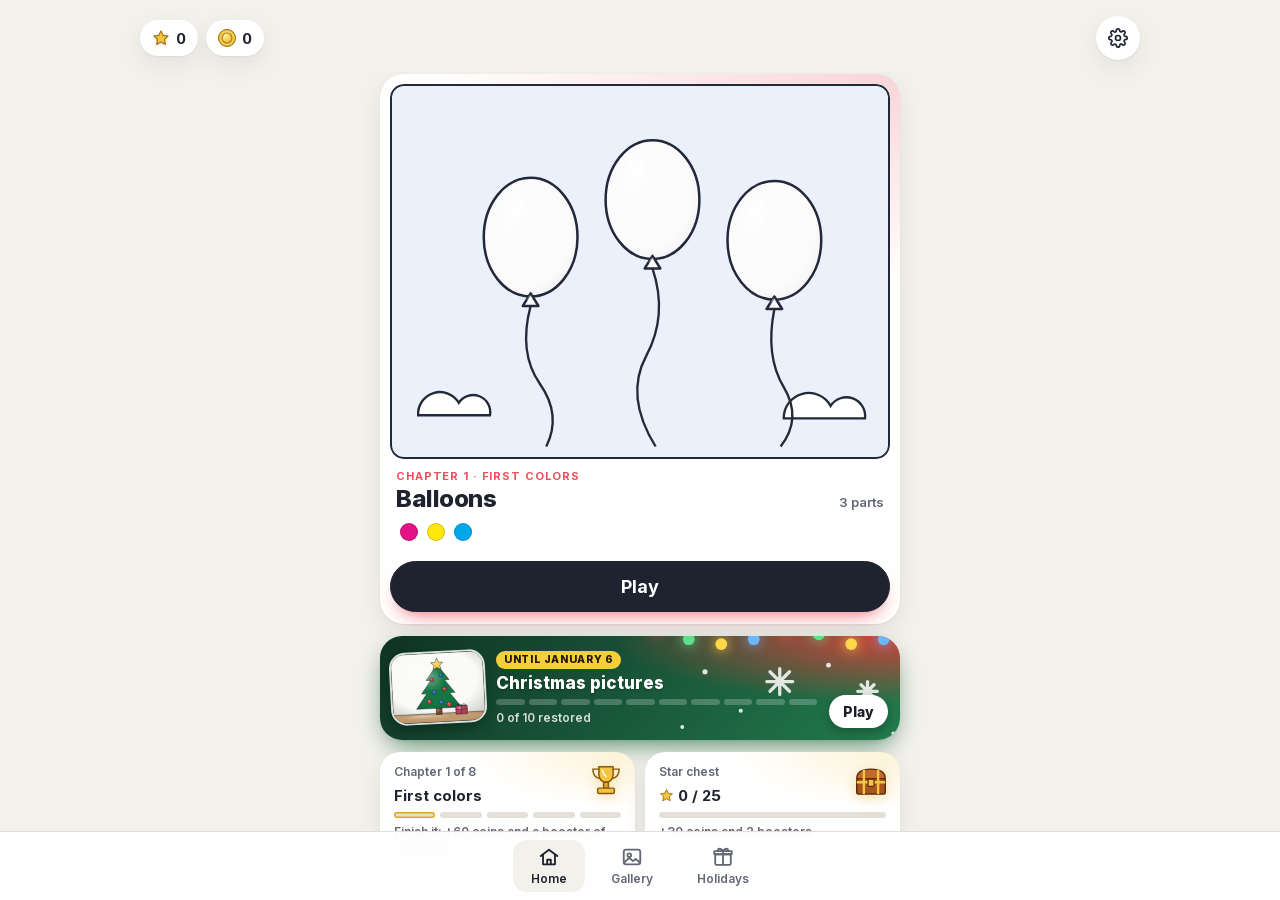
<file: index.html>
<!doctype html>
<html lang="en">
<head>
<meta charset="utf-8">
<meta name="viewport" content="width=device-width, initial-scale=1, viewport-fit=cover">
<title>ColorBook</title>
<link rel="icon" type="image/png" href="img/favicon.png">
<link rel="apple-touch-icon" href="img/apple-touch-icon.png">
<link rel="stylesheet" href="engine/fonts.css?v=823b654">
<link rel="stylesheet" href="engine/engine.css?v=823b654">
</head>
<body>
<script src="engine/i18n.js?v=823b654"></script>
<script src="engine/core.js?v=823b654"></script>
<script src="levels.js?v=823b654"></script>
<script src="dreams.js?v=823b654"></script>
<script src="seasons.js?v=823b654"></script>
<script src="engine/sound.js?v=823b654"></script>
<script src="engine/engine.js?v=823b654"></script>
</body>
</html>
</file>
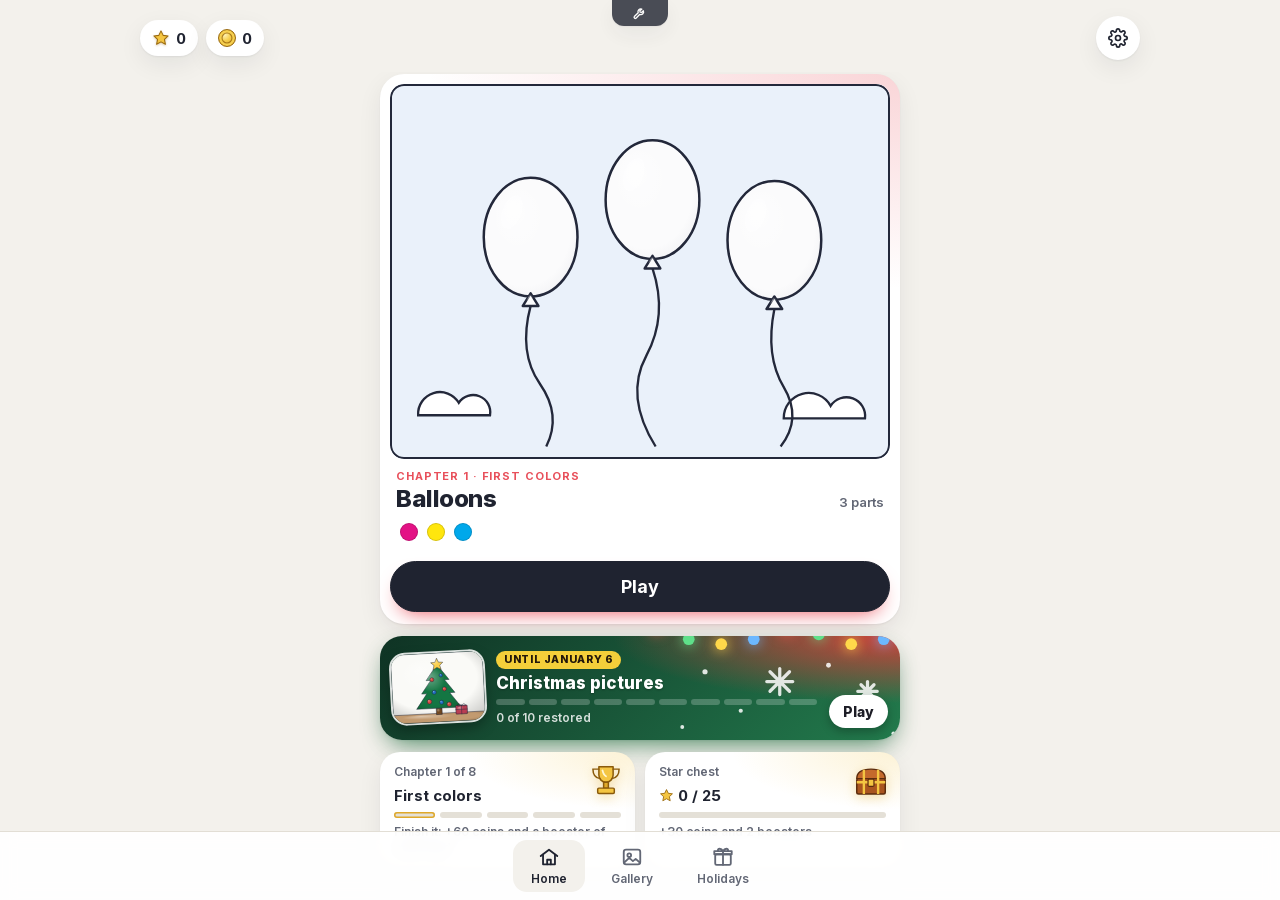
<file: staging/index.html>
<!doctype html>
<html lang="en">
<head>
<meta charset="utf-8">
<meta name="robots" content="noindex">
<meta name="viewport" content="width=device-width, initial-scale=1, viewport-fit=cover">
<title>ColorBook</title>
<link rel="icon" type="image/png" href="img/favicon.png">
<link rel="apple-touch-icon" href="img/apple-touch-icon.png">
<link rel="stylesheet" href="engine/fonts.css?v=405e1c9">
<link rel="stylesheet" href="engine/engine.css?v=405e1c9">
</head>
<body>
<script src="engine/i18n.js?v=405e1c9"></script>
<script src="engine/core.js?v=405e1c9"></script>
<script src="levels.js?v=405e1c9"></script>
<script src="dreams.js?v=405e1c9"></script>
<script src="seasons.js?v=405e1c9"></script>
<script src="engine/sound.js?v=405e1c9"></script>
<script src="engine/engine.js?v=405e1c9"></script>
</body>
</html>
</file>
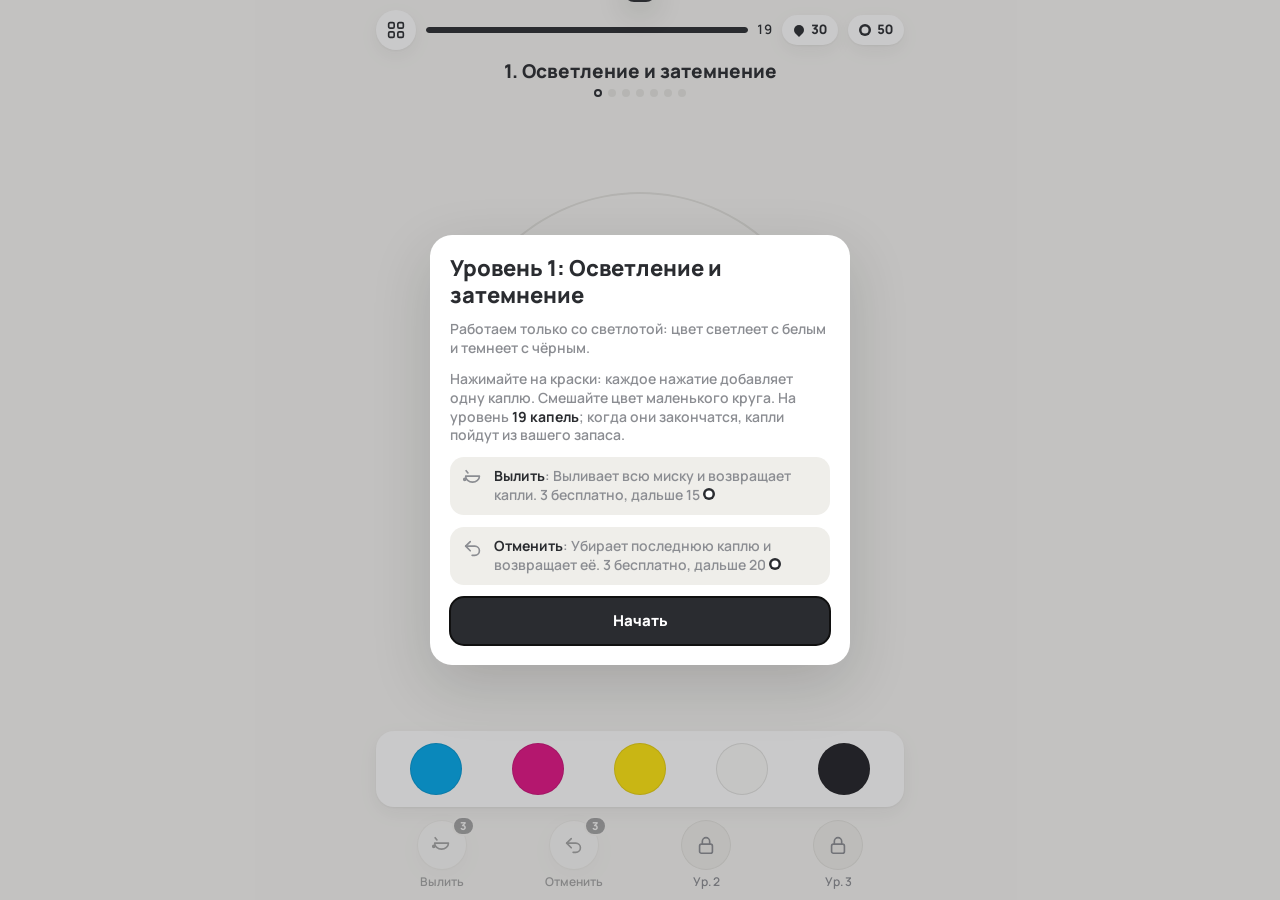
<file: mix.html>
<!doctype html>
<html lang="ru">
<head>
<meta charset="utf-8">
<meta name="viewport" content="width=device-width, initial-scale=1, viewport-fit=cover">
<style>[hidden]{display:none!important}</style>
<title>ColorFind Mix</title>
<link rel="icon" type="image/png" href="img/favicon.png">
<link rel="apple-touch-icon" href="img/apple-touch-icon.png">
<link rel="preconnect" href="https://fonts.googleapis.com">
<link rel="stylesheet" href="https://fonts.googleapis.com/css2?family=Manrope:wght@500;600;700;800&display=swap">
<style>
:root{
  color-scheme: light;
  --bg:#f6f5f2; --panel:#ffffff; --panel2:#efeeea; --ink:#2a2c30; --muted:#8b8d92; --line:#e2e1dc; --track:#e6e5e0;
  --shadow:0 1px 2px rgba(30,30,35,.05),0 6px 20px rgba(30,30,35,.06);
}
*{box-sizing:border-box}
html,body{height:100%}
body{margin:0;background:var(--bg);color:var(--ink);font:600 15px/1.35 "Manrope",system-ui,sans-serif;
  -webkit-tap-highlight-color:transparent;overscroll-behavior:none}
button{font:inherit;color:inherit}
.app{max-width:560px;min-height:100%;margin:0 auto;display:flex;flex-direction:column;
  padding:calc(10px + env(safe-area-inset-top)) 16px calc(10px + env(safe-area-inset-bottom))}

/* top bar: levels, level pot, life drops, coins */
.topbar{display:flex;align-items:center;gap:10px}
.iconbtn{appearance:none;border:0;background:var(--panel);box-shadow:var(--shadow);width:40px;height:40px;border-radius:50%;display:grid;place-items:center;cursor:pointer;flex:none}
.pot{flex:1;display:flex;align-items:center;gap:8px;font-size:13px;font-variant-numeric:tabular-nums;min-width:0}
.pot .bar{flex:1;height:6px;border-radius:9px;background:var(--track);overflow:hidden}
.pot .bar i{display:block;height:100%;background:var(--ink);border-radius:9px;transition:width .2s}
.pot.life .bar i{background:var(--muted)}
.pill{display:flex;align-items:center;gap:6px;background:var(--panel);box-shadow:var(--shadow);border-radius:99px;padding:6px 11px;font-size:13px;font-weight:800;font-variant-numeric:tabular-nums;white-space:nowrap}
.pill.bump{animation:bump .4s}
@keyframes bump{40%{transform:scale(1.15)}}
.dropico{display:inline-block;width:10px;height:10px;border-radius:50% 50% 50% 0;transform:rotate(-45deg);background:var(--ink);flex:none;margin:0 1px}
.coin{display:inline-block;width:12px;height:12px;border-radius:50%;background:var(--panel);box-shadow:inset 0 0 0 2.5px var(--ink);flex:none}
.ico{width:22px;height:22px;fill:none;stroke:currentColor;stroke-width:1.8;stroke-linecap:round;stroke-linejoin:round;flex:none}

header{display:flex;flex-direction:column;align-items:center;gap:6px;text-align:center;margin-top:10px}
h1{margin:0;font:800 19px/1.2 "Manrope",system-ui,sans-serif}
.dots{display:flex;gap:6px;flex-wrap:wrap;justify-content:center}
.dots i{width:8px;height:8px;border-radius:50%;background:var(--track)}
.dots i.done{background:var(--ink)}
.dots i.cur{background:var(--panel);box-shadow:inset 0 0 0 2px var(--ink)}

/* circle with the target dot up-left */
.stage{flex:1 1 auto;min-height:0;display:flex;flex-direction:column;align-items:center;justify-content:center;gap:10px;padding:10px 0}
.well{--d:min(42vh,84vw,420px);width:var(--d);height:var(--d);border-radius:50%;position:relative;
  background:#fff;box-shadow:0 0 0 1px var(--line),var(--shadow);transition:background-color .12s}
.well.empty{background:var(--bg);box-shadow:inset 0 0 0 2px var(--line)}
.well.dropping{box-shadow:0 0 0 3px var(--ink),var(--shadow)}
.dot{position:absolute;left:37%;top:37%;width:32.4%;height:32.4%;border-radius:50%;transform:translate(-50%,-50%)}
.well.win .dot{animation:pulse .9s ease-out}
.well.win{animation:ring 1.2s ease-out}
/* pour-out: the circle tips left, the paint drains with a level wavy surface and spills over the rim */
.well.pouring{animation:tilt .95s ease-in-out}
@keyframes tilt{0%{transform:rotate(0)}28%{transform:rotate(-18deg)}72%{transform:rotate(-18deg)}100%{transform:rotate(0)}}
.well.pouring .emptyhint{opacity:0}
.liqwrap{position:absolute;inset:0;border-radius:50%;overflow:hidden;pointer-events:none}
.liqlevel{position:absolute;inset:-25%;animation:untilt .95s ease-in-out}
@keyframes untilt{0%{transform:rotate(0)}28%{transform:rotate(18deg)}72%{transform:rotate(18deg)}100%{transform:rotate(0)}}
.liq{position:absolute;inset:0;background:var(--c);animation:drain .8s cubic-bezier(.55,0,.8,.45) .12s both}
.liq svg{position:absolute;left:0;bottom:calc(100% - 1px);width:200%;height:12px;fill:var(--c);animation:wave .45s linear infinite}
@keyframes drain{from{transform:translateY(15%)}to{transform:translateY(102%)}}
@keyframes wave{to{transform:translateX(-50%)}}
.spill{position:fixed;left:0;top:0;border-radius:50% 50% 50% 0;pointer-events:none;z-index:9;box-shadow:inset 0 0 0 1px rgba(0,0,0,.1)}
@media (prefers-reduced-motion:reduce){.well.pouring,.liqlevel,.liq{animation:none}.liqwrap{display:none}}
@keyframes pulse{0%{transform:translate(-50%,-50%) scale(1)}40%{transform:translate(-50%,-50%) scale(1.12)}100%{transform:translate(-50%,-50%) scale(1)}}
@keyframes ring{0%{box-shadow:0 0 0 1px var(--line),0 0 0 0 rgba(42,44,48,.35)}100%{box-shadow:0 0 0 1px var(--line),0 0 0 24px rgba(42,44,48,0)}}
.emptyhint{position:absolute;left:0;right:0;bottom:16%;text-align:center;font-size:13px;color:var(--muted);pointer-events:none}
.paused{position:absolute;inset:0;border-radius:50%;background:var(--panel);display:flex;flex-direction:column;align-items:center;justify-content:center;gap:6px;color:var(--muted);font-size:14px;text-align:center;padding:0 18%}
.paused b{font-size:20px;color:var(--ink)}
.meterrow{width:min(var(--d,360px),340px);display:flex;align-items:center;gap:10px;font-size:13px;color:var(--muted);font-variant-numeric:tabular-nums}
.meterrow .bar{flex:1;height:4px;border-radius:9px;background:var(--track);overflow:hidden}
.meterrow .bar i{display:block;height:100%;width:0;background:var(--ink);border-radius:9px;transition:width .15s}
.meterrow b{color:var(--ink);min-width:36px;text-align:right}
.timer{appearance:none;border:0;background:var(--panel);box-shadow:var(--shadow);border-radius:99px;padding:5px 10px 5px 8px;display:flex;align-items:center;gap:5px;font-size:13px;font-weight:800;cursor:pointer;font-variant-numeric:tabular-nums}
.timer .ico{width:16px;height:16px}
.timer.on{background:var(--ink);color:#fff}
.drops{display:flex;flex-wrap:wrap;justify-content:center;gap:6px;min-height:18px;max-width:min(var(--d,360px),340px)}
.drops span{width:16px;height:16px;border-radius:50% 50% 50% 0;transform:rotate(-45deg);box-shadow:inset 0 0 0 1px rgba(0,0,0,.14)}
.drops.picking span{cursor:pointer;animation:wig .5s ease-in-out infinite;outline:2px dashed var(--ink);outline-offset:2px}
@keyframes wig{50%{transform:rotate(-45deg) scale(1.2)}}

/* paints */
.paints{display:grid;grid-template-columns:repeat(5,1fr);gap:10px;background:var(--panel);border-radius:18px;padding:12px 14px;box-shadow:var(--shadow)}
.paint{appearance:none;border:0;background:none;padding:0;display:flex;justify-content:center;cursor:pointer;touch-action:none;user-select:none;-webkit-user-select:none;-webkit-touch-callout:none}
.paint .blob{width:100%;max-width:52px;aspect-ratio:1;border-radius:50%;box-shadow:inset 0 0 0 1px rgba(0,0,0,.1);transition:transform .1s}
.paint:active .blob{transform:scale(.9)}
.paint.hinted .blob{box-shadow:inset 0 0 0 1px rgba(0,0,0,.1),0 0 0 3px var(--panel),0 0 0 5px var(--ink)}
.paint:focus-visible .blob{outline:2px solid var(--ink);outline-offset:3px}
.ghost{position:fixed;left:0;top:0;width:48px;height:48px;border-radius:50%;pointer-events:none;z-index:8;box-shadow:inset 0 0 0 1px rgba(0,0,0,.1),0 10px 24px rgba(20,24,40,.2)}

/* boosters: same row as the main game */
.boosters{display:flex;justify-content:space-around;padding-top:14px}
.boost{appearance:none;border:0;background:none;padding:0;flex:0 0 68px;display:flex;flex-direction:column;align-items:center;gap:5px;font-size:12px;cursor:pointer;position:relative;color:var(--ink)}
.boost .ico{width:48px;height:48px;padding:13px;border-radius:50%;background:var(--panel);box-shadow:0 0 0 1px var(--line),var(--shadow);transition:transform .1s}
.boost:active .ico{transform:scale(.92)}
.boost.on .ico{background:var(--ink);color:#fff}
.boost:disabled{opacity:.4;cursor:default}
.boost.locked{color:var(--muted)}
.boost.locked .ico{background:var(--panel2);box-shadow:0 0 0 1px var(--line)}
.badge{position:absolute;top:-5px;left:calc(50% + 10px);background:var(--ink);color:#fff;border:2px solid var(--bg);border-radius:99px;padding:0 6px;font-size:11px;line-height:16px;font-weight:800;display:flex;align-items:center;gap:3px;white-space:nowrap}
.badge.buy{background:var(--panel);color:var(--ink);box-shadow:0 0 0 1px var(--line)}
.badge .coin{width:9px;height:9px;box-shadow:inset 0 0 0 2px var(--ink)}

/* toast */
.toast{position:fixed;left:50%;top:calc(14px + env(safe-area-inset-top));transform:translate(-50%,-160%);background:var(--ink);color:#fff;padding:10px 16px;border-radius:14px;font-size:14px;font-weight:700;box-shadow:0 8px 30px rgba(0,0,0,.18);transition:transform .25s;z-index:30;max-width:calc(100vw - 32px);display:flex;align-items:center;gap:8px;text-align:center}
.toast.show{transform:translate(-50%,0)}
.sw{display:inline-block;width:16px;height:16px;border-radius:50%;flex:none;box-shadow:inset 0 0 0 1px rgba(0,0,0,.12)}
.toast .sw{box-shadow:0 0 0 1px rgba(255,255,255,.5)}
.toast .dropico,.toast .coin{background:#fff}
.toast .coin{box-shadow:inset 0 0 0 2.5px var(--ink);outline:1px solid #fff}

/* overlays */
.overlay{position:fixed;inset:0;background:rgba(40,40,45,.25);display:flex;align-items:center;justify-content:center;padding:16px;z-index:20}
.overlay.low{align-items:flex-end;background:rgba(40,40,45,.12);padding-bottom:calc(16px + env(safe-area-inset-bottom))}
.card{width:100%;max-width:420px;background:var(--panel);border-radius:22px;padding:20px;box-shadow:0 20px 60px rgba(0,0,0,.15);display:flex;flex-direction:column;gap:12px;max-height:calc(100vh - 32px);overflow:auto}
.card h2{margin:0;font:800 22px/1.2 "Manrope",system-ui,sans-serif}
.card p{margin:0;color:var(--muted);font-size:14px}
.card p b{color:var(--ink)}
.stars{color:var(--ink);font-size:24px;letter-spacing:4px}
.stars .off{color:var(--track)}
.recipe{display:flex;flex-wrap:wrap;gap:6px}
.chip{display:flex;align-items:center;gap:6px;background:var(--panel2);border-radius:99px;padding:5px 10px 5px 6px;font-size:13px;font-variant-numeric:tabular-nums}
.pair{display:flex;align-items:center;gap:12px}
.pair .big{width:56px;height:56px;border-radius:50%;flex:none;box-shadow:inset 0 0 0 1px rgba(0,0,0,.08)}
.reward{display:flex;flex-wrap:wrap;gap:6px}
.reward span{display:flex;align-items:center;gap:6px;background:var(--panel2);border-radius:99px;padding:6px 12px;font-size:13px;font-weight:800}
.stats{display:grid;grid-template-columns:repeat(3,1fr);gap:8px;text-align:center}
.stats div{background:var(--panel2);border-radius:14px;padding:10px 4px;font-size:12px;color:var(--muted)}
.stats b{display:block;font-size:18px;color:var(--ink);font-variant-numeric:tabular-nums}
.booster{background:var(--panel2);border-radius:14px;padding:10px 12px;font-size:14px;display:flex;gap:10px;align-items:flex-start;color:var(--muted)}
.booster b{color:var(--ink)}
.acts{display:flex;gap:8px}
.col{display:flex;flex-direction:column;gap:8px}
.primary,.secondary{appearance:none;border:0;border-radius:14px;min-height:48px;padding:0 16px;font-weight:800;font-size:15px;cursor:pointer;flex:1;display:flex;align-items:center;justify-content:center;gap:6px}
.primary{background:var(--ink);color:#fff}
.primary .coin{background:var(--ink);box-shadow:inset 0 0 0 2.5px #fff}
.primary .dropico{background:#fff}
.secondary{background:var(--panel2);color:var(--ink)}
.primary:disabled,.secondary:disabled{opacity:.4;cursor:default}
.lvlist{display:flex;flex-direction:column;gap:6px}
.lv{appearance:none;border:0;background:var(--panel2);border-radius:14px;padding:10px 12px;display:grid;grid-template-columns:34px 1fr auto;gap:10px;align-items:center;text-align:left;cursor:pointer}
.lv:disabled{opacity:.45;cursor:default}
.lv .n{width:34px;height:34px;border-radius:50%;background:var(--panel);display:flex;align-items:center;justify-content:center;font-weight:800}
.lv.done .n{background:var(--ink);color:#fff}
.lv .t{font-weight:700}
.lv .t small{display:block;color:var(--muted);font-weight:600;font-size:12px}
.lv .r{text-align:right;font-size:12px;color:var(--muted);font-variant-numeric:tabular-nums}
.lv .r b{display:block;color:var(--ink);font-size:13px}
.adbox{height:140px;border-radius:14px;background:var(--panel2);display:grid;place-items:center;color:var(--muted);font-size:14px;text-align:center}

@media (max-height:720px){ .well{--d:min(36vh,84vw)} .paint .blob{max-width:44px} .boost .ico{width:42px;height:42px;padding:10px} .boosters{padding-top:10px} }
</style>
</head>
<body>
<div class="app">
  <div class="topbar">
    <button class="iconbtn" id="bMenu" aria-label="Уровни"><svg class="ico" viewBox="0 0 24 24"><rect x="4" y="4" width="6" height="6" rx="1.5"/><rect x="14" y="4" width="6" height="6" rx="1.5"/><rect x="4" y="14" width="6" height="6" rx="1.5"/><rect x="14" y="14" width="6" height="6" rx="1.5"/></svg></button>
    <div class="pot" id="pot" title="Капли уровня"><div class="bar"><i id="potFill"></i></div><span id="potVal">0</span></div>
    <div class="pill" id="lifePill" title="Запас капель"><span class="dropico"></span><span id="lifeVal">0</span></div>
    <div class="pill" id="coinPill" title="Монеты"><span class="coin"></span><span id="coinVal">0</span></div>
  </div>
  <header>
    <h1 id="lvTitle"></h1>
    <div class="dots" id="dots"></div>
  </header>

  <section class="stage">
    <div class="well empty" id="well">
      <div class="dot" id="dot"></div>
      <div class="emptyhint" id="emptyHint">Нажмите на краску</div>
      <div class="paused" id="paused" hidden><b>Пауза</b>Нажмите на таймер, чтобы продолжить</div>
    </div>
    <div class="meterrow">
      <button class="timer" id="bTimer" aria-label="Таймер, нажмите для паузы"><svg class="ico" viewBox="0 0 24 24"><circle cx="12" cy="13" r="8"/><path d="M12 9v4l2.5 2.5M9 2h6"/></svg><span id="timeVal">0:00</span></button>
      <span>Точность</span><div class="bar"><i id="accBar"></i></div><b id="accVal">—</b>
    </div>
    <div class="drops" id="drops"></div>
  </section>

  <section class="paints" id="paints"></section>
  <div class="boosters" id="boosters"></div>
</div>

<div class="toast" id="toast"></div>
<div class="overlay" id="ov" hidden><div class="card" id="card"></div></div>

<script>
// ---------- Color model (same subtractive CMY cube as index.html) ----------
const C={w:[1,1,1],c:[0,0.66,0.92],m:[0.89,0.07,0.52],y:[1,0.9,0.05],
  cm:[0.24,0.22,0.62],cy:[0.05,0.63,0.32],my:[0.93,0.18,0.14],cmy:[0.36,0.25,0.16]};
function cmy2rgb(c,m,y){
  const L=(a,b,t)=>a.map((v,i)=>v+(b[i]-v)*t);
  return L(L(L(C.w,C.y,y),L(C.m,C.my,y),m),L(L(C.c,C.cy,y),L(C.cm,C.cmy,y),m),c);
}
const PAINTS=[
  {k:'C',name:'Голубой',rgb:C.c},{k:'M',name:'Пурпурный',rgb:C.m},{k:'Y',name:'Жёлтый',rgb:C.y},
  {k:'W',name:'Белый',rgb:[0.98,0.98,0.97]},{k:'K',name:'Чёрный',rgb:[0.13,0.13,0.15]}];
const PK=PAINTS.map(p=>p.k), PMAP=Object.fromEntries(PAINTS.map(p=>[p.k,p]));
function mix(c){
  const Cy=c.C||0,M=c.M||0,Y=c.Y||0,W=c.W||0,K=c.K||0,total=Cy+M+Y+W+K; if(!total) return null;
  const ch=Cy+M+Y; let out=[0,0,0];
  if(ch){let v=[Cy/ch,M/ch,Y/ch];const m=Math.max(...v);v=v.map(x=>x/m);
    const base=cmy2rgb(...v);out=out.map((o,i)=>o+base[i]*ch/total);}
  return out.map((o,i)=>o+PMAP.W.rgb[i]*W/total+PMAP.K.rgb[i]*K/total);
}
const hex=rgb=>'#'+rgb.map(v=>Math.round(Math.max(0,Math.min(1,v))*255).toString(16).padStart(2,'0')).join('');
function lab(rgb){
  const l=rgb.map(v=>v<=0.04045?v/12.92:Math.pow((v+0.055)/1.055,2.4));
  const f=t=>t>0.008856?Math.cbrt(t):7.787*t+16/116;
  const X=f((l[0]*0.4124+l[1]*0.3576+l[2]*0.1805)/0.95047),Y=f(l[0]*0.2126+l[1]*0.7152+l[2]*0.0722),Z=f((l[0]*0.0193+l[1]*0.1192+l[2]*0.9505)/1.08883);
  return [116*Y-16,500*(X-Y),200*(Y-Z)];
}
const dE=(a,b)=>{const A=lab(a),B=lab(b);return Math.hypot(A[0]-B[0],A[1]-B[1],A[2]-B[2]);};
const matchPct=(a,b)=>Math.max(0,Math.round(100-dE(a,b)*1.1));
const WIN=96;               // match % needed to solve a task
const BOWL=12;              // max drops in the bowl; every recipe fits
const sum=r=>PK.reduce((s,k)=>s+(r[k]||0),0);
const shares=r=>{const t=sum(r);return Object.fromEntries(PK.map(k=>[k,t?(r[k]||0)/t:0]));};

// ---------- Economy ----------
// Drops are life. Each level has its own pot of drops (BUDGET_K × the recipes' total). When the pot runs dry,
// drops come out of the player's life reserve, which refills by one every LIFE_REGEN seconds up to LIFE_MAX.
// Drops left in the pot at the end of a level go back into the reserve. Coins come from stars and speed.
const LIFE_MAX=30, LIFE_REGEN=300, BUDGET_K=1.3;
const COINS_PER_STAR=3, FAST_SEC=30, FAST_BONUS=2, FIRST_CLEAR_BONUS=20, REPLAY_BONUS=5, START_COINS=50;
const LIFE_PACK={drops:15,price:30}, AD_DROPS=10;
const FREE_BOOSTERS=3;
const BOOSTERS={
  empty:{name:'Вылить',price:15,at:0,text:'Выливает всю миску и возвращает капли.'},
  undo:{name:'Отменить',price:20,at:0,text:'Убирает последнюю каплю и возвращает её.'},
  pick:{name:'Пипетка',price:30,at:1,text:'Нажмите её, затем любую каплю под кругом: эта капля уберётся и вернётся.'},
  hint:{name:'Подсказка',price:40,at:2,text:'Подсказывает следующий шаг. За цвет с подсказкой не больше 2★.'}};
const ICONS={
  empty:'<path d="M4 10h15a7.5 6.5 0 0 1-15 0Z"/><path d="M6.5 6.5 4.5 4"/><circle cx="3" cy="13.5" r="1.1"/>',
  undo:'<path d="M9 5 4 10l5 5"/><path d="M4 10h10a5 5 0 0 1 0 10h-3"/>',
  pick:'<path d="m14.5 3.5 6 6-2.5 2.5-6-6z"/><path d="m13 8-8.5 8.5V20h3.5l8.5-8.5"/>',
  hint:'<path d="M9 18h6M10 21h4"/><path d="M12 3a6 6 0 0 0-4 10.5c.8.8 1 1.5 1 2.5h6c0-1 .2-1.7 1-2.5A6 6 0 0 0 12 3Z"/>',
  lock:'<rect x="5" y="11" width="14" height="10" rx="2"/><path d="M8 11V8a4 4 0 0 1 8 0v3"/>'};
const icon=k=>`<svg class="ico" viewBox="0 0 24 24" aria-hidden="true">${ICONS[k]}</svg>`;
const COIN='<span class="coin"></span>', DROP='<span class="dropico"></span>';

// ---------- Levels ----------
const shuffle=a=>{a=a.slice();for(let i=a.length-1;i>0;i--){const j=Math.random()*(i+1)|0;[a[i],a[j]]=[a[j],a[i]];}return a;};
const pick=a=>a[Math.random()*a.length|0];
const rec=(keys,parts)=>Object.fromEntries(keys.map((k,i)=>[k,parts[i]]));
const combos=(arr,n)=>n===0?[[]]:arr.flatMap((x,i)=>combos(arr.slice(i+1),n-1).map(c=>[x,...c]));
const CMY=['C','M','Y'];

const SIMPLE=[[3,1],[4,1],[3,2],[2,1,1],[3,1,1],[2,2,1]];
const CX4=[[4,3,2,1],[5,3,2,1],[3,2,2,1],[5,2,2,1],[4,3,1,1],[3,3,2,1]];
const CX5=[[4,3,2,2,1],[5,3,2,1,1],[4,3,2,1,1],[3,3,2,2,1],[3,2,2,1,1]];  // ≤ BOWL drops

// A recipe must give a readable color: not near-black, K not dominant, and at least one chromatic paint.
function okRecipe(r){
  const s=shares(r); if(!CMY.some(k=>s[k]>0)) return false;
  if(s.K>0.4) return false;
  const L=lab(mix(r))[0]; return L>=20&&L<=96;
}
function randRecipe(pattern){
  for(let i=0;i<200;i++){
    const keys=shuffle(PK).slice(0,pattern.length), r=rec(keys,shuffle(pattern));
    if(okRecipe(r)) return r;
  }
  return {C:pattern[0],W:pattern[1]||1};
}
// Draw 7 mixed tasks whose colors are all visibly different.
function genMixed(lvl){
  const complex=Math.min(7,lvl-4), p5=Math.max(0,Math.min(1,(lvl-7)/5));
  const pats=[...Array(7-complex)].map(()=>pick(SIMPLE))
    .concat([...Array(complex)].map(()=>pick(Math.random()<p5?CX5:CX4)));
  const out=[];
  for(const p of pats){
    let best=null,bestD=-1;
    for(let i=0;i<60;i++){
      const r=randRecipe(p), c=mix(r), d=out.length?Math.min(...out.map(o=>dE(c,mix(o)))):99;
      if(d>bestD){best=r;bestD=d;} if(d>=12) break;
    }
    out.push(best);
  }
  return out; // simple first, complex last: difficulty rises inside the level
}
const plural=(n,f)=>f[n%10===1&&n%100!==11?0:n%10>=2&&n%10<=4&&(n%100<10||n%100>=20)?1:2];
const colorsLabel=n=>`${n} ${plural(n,['цвет','цвета','цветов'])}`;
// Level texts name the idea of the level, never the proportions: those are the puzzle.
const MIXED_NAMES=['Разминка','Тонкие оттенки','Приглушённые тона','Сложные смеси','Четыре краски','Палитра художника','Пять красок','Мастер'];
const LEVELS=[
  {title:'Осветление и затемнение',n:7,
   text:'Работаем только со светлотой: цвет светлеет с белым и темнеет с чёрным.',
   make:()=>shuffle([...CMY.flatMap(k=>[rec([k,'W'],[1,1]),rec([k,'K'],[1,1])]),rec(['W','K'],[1,1])])},
  {title:'Чистые смеси',n:3,
   text:'Смешиваем два чистых пигмента: рождаются цвета второго порядка.',
   make:()=>shuffle(combos(CMY,2).map(ks=>rec(ks,[1,1])))},
  {title:'Смещение доминанты',n:6,
   text:'Цвета третьего порядка: оттенок сдвигается в сторону одного из родителей.',
   make:()=>shuffle(CMY.flatMap(a=>CMY.filter(b=>b!==a).map(b=>rec([a,b],[2,1]))))},
  {title:'Три краски',n:10,
   text:'Каждый цвет собран из трёх красок.',
   make:()=>shuffle(combos(PK,3).map(ks=>rec(ks,[1,1,1])))},
  ...MIXED_NAMES.map((title,i)=>({title,n:7,
    text:i<7?'Сначала простые смеси, в конце сложные.':'Только сложные смеси.',
    make:()=>genMixed(i+5)}))
];

// ---------- Save ----------
const SAVE_KEY='colorfindMix';
let save={best:{},coins:START_COINS,inv:{},life:LIFE_MAX,lifeT:Date.now()};
try{save=Object.assign(save,JSON.parse(localStorage.getItem(SAVE_KEY)||'{}'));}catch(e){}
save.inv=save.inv||{};
const persist=()=>{try{localStorage.setItem(SAVE_KEY,JSON.stringify(save));}catch(e){}};
const unlocked=i=>i===0||!!save.best[i-1]||!!save.best[i];
// Refill the life reserve for the time that has passed (also while the game was closed).
function syncLife(){
  const now=Date.now();
  if(save.life>=LIFE_MAX){save.lifeT=now;return;}
  const n=Math.floor((now-save.lifeT)/1000/LIFE_REGEN);
  if(n>0){save.life=Math.min(LIFE_MAX,save.life+n); save.lifeT=save.life>=LIFE_MAX?now:save.lifeT+n*LIFE_REGEN*1000; persist(); renderWallet();}
}
const nextLifeIn=()=>Math.max(0,LIFE_REGEN-Math.floor((Date.now()-save.lifeT)/1000));

// ---------- State ----------
const $=id=>document.getElementById(id);
let L=0, tasks=[], ti=0, results=[], task=null;
let drops=[];                 // {k, life} in the order added; life = the drop came from the reserve
let pot=0, budget=0, potWarned=false;
let elapsed=0, lastTick=0, running=false, paused=false, solved=false, picking=false, hintShown=false;
const counts=()=>{const c={};drops.forEach(d=>c[d.k]=(c[d.k]||0)+1);return c;};

// ---------- UI ----------
const swatch=k=>`<span class="sw" style="background:${hex(PMAP[k].rgb)}"></span>`;
$('paints').innerHTML=PAINTS.map(p=>`<button class="paint" data-k="${p.k}" aria-label="Добавить: ${p.name}"><span class="blob" style="background:${hex(p.rgb)}"></span></button>`).join('');
$('boosters').innerHTML=Object.keys(BOOSTERS).map(b=>`<button class="boost" id="b_${b}"></button>`).join('');
const fmtTime=s=>{s=Math.floor(s);return Math.floor(s/60)+':'+String(s%60).padStart(2,'0');};
let toastT;
function toast(html){const t=$('toast');t.innerHTML=html;t.classList.add('show');clearTimeout(toastT);toastT=setTimeout(()=>t.classList.remove('show'),2600);}
function bump(id){const e=$(id);e.classList.remove('bump');void e.offsetWidth;e.classList.add('bump');}

function renderWallet(){
  $('coinVal').textContent=save.coins; $('lifeVal').textContent=save.life;
  $('potVal').textContent=pot;
  $('potFill').style.width=(budget?Math.min(100,pot/budget*100):0)+'%';
  $('pot').classList.toggle('life',pot<=0);
  $('pot').title=pot>0?'Капли уровня':'Капли уровня закончились: тратится запас';
}
function addCoins(n){save.coins+=n; persist(); renderWallet(); if(n) bump('coinPill');}
function update(){
  const m=mix(counts()), well=$('well');
  if(!drops.length) picking=false;
  well.classList.toggle('empty',!m); well.style.backgroundColor=m?hex(m):'';
  $('emptyHint').hidden=!!m;
  $('drops').classList.toggle('picking',picking);
  $('drops').innerHTML=drops.map((d,i)=>`<span data-i="${i}" title="${PMAP[d.k].name}" style="background:${hex(PMAP[d.k].rgb)}"></span>`).join('');
  const p=m?matchPct(m,task.target):0;
  $('accVal').textContent=m?p+'%':'—';
  $('accBar').style.width=p+'%';
  renderBoosters(); renderWallet();
}
function renderDots(){
  $('dots').innerHTML=tasks.map((_,i)=>`<i class="${i===ti&&!solved?'cur':results[i]?'done':''}"></i>`).join('');
}
function renderBoosters(){
  for(const b in BOOSTERS){
    const B=BOOSTERS[b], btn=$('b_'+b), n=save.inv[b], locked=n==null;
    btn.classList.toggle('locked',locked); btn.classList.toggle('on',b==='pick'&&picking);
    btn.innerHTML=icon(locked?'lock':b)+`<span>${locked?'Ур. '+(B.at+1):B.name}</span>`
      +(locked?'':`<span class="badge${n?'':' buy'}">${n?n:B.price+COIN}</span>`);
    btn.setAttribute('aria-label',locked?`${B.name}: откроется на уровне ${B.at+1}`:`${B.name}: ${n?'осталось '+n:B.price+' монет'}`);
    btn.disabled=!locked&&(solved||paused||(b==='hint'?hintShown:!drops.length));
  }
}
function markPaint(k){$('paints').querySelectorAll('.paint').forEach(b=>b.classList.toggle('hinted',b.dataset.k===k));}

// ---------- Timer (stops while any card is open or the game is paused) ----------
function tick(now){
  if(running&&!paused&&$('ov').hidden){elapsed+=(now-lastTick)/1000;$('timeVal').textContent=fmtTime(elapsed);}
  lastTick=now; requestAnimationFrame(tick);
}
requestAnimationFrame(t=>{lastTick=t;tick(t);});
setInterval(()=>{syncLife(); const w=$('lifeWait'); if(w) w.textContent=fmtTime(nextLifeIn()); const c=$('lifeGo'); if(c) c.disabled=save.life<=0;},1000);
function setPaused(p){
  if(solved||(!running&&p)) return;
  paused=p; $('paused').hidden=!p; $('bTimer').classList.toggle('on',p);
  $('dot').style.visibility=p?'hidden':'';
  $('paints').querySelectorAll('.paint').forEach(b=>b.disabled=p);
  renderBoosters();
}
document.addEventListener('visibilitychange',()=>{if(document.hidden&&running&&!solved) setPaused(true);});

// ---------- Flow ----------
function startLevel(i){
  L=i; tasks=LEVELS[i].make(); ti=0; results=[];
  budget=pot=Math.ceil(BUDGET_K*tasks.reduce((s,r)=>s+sum(r),0)); potWarned=false;
  $('lvTitle').textContent=`${i+1}. ${LEVELS[i].title}`;
  // Boosters unlock on their level with a few free ones, like in the main game.
  const fresh=Object.keys(BOOSTERS).filter(b=>BOOSTERS[b].at<=i&&save.inv[b]==null);
  fresh.forEach(b=>save.inv[b]=FREE_BOOSTERS); if(fresh.length) persist();
  loadTask();
  showCard(`<h2>Уровень ${i+1}: ${LEVELS[i].title}</h2><p>${LEVELS[i].text}</p>
    <p>Нажимайте на краски: каждое нажатие добавляет одну каплю. Смешайте цвет маленького круга. На уровень <b>${budget} капель</b>; когда они закончатся, капли пойдут из вашего запаса.</p>
    ${fresh.map(b=>`<div class="booster">${icon(b)}<div><b>${BOOSTERS[b].name}</b>: ${BOOSTERS[b].text} ${FREE_BOOSTERS} бесплатно, дальше ${BOOSTERS[b].price} ${COIN}</div></div>`).join('')}
    <div class="acts"><button class="primary" data-a="go">Начать</button></div>`,false,{go:()=>{closeCard();running=true;}});
}
function loadTask(){
  const r=tasks[ti]; task={recipe:r,target:mix(r),used:0,hinted:false};
  drops=[]; picking=false; hintShown=false;
  $('dot').style.background=hex(task.target);
  elapsed=0; $('timeVal').textContent='0:00'; solved=false; running=false;
  $('well').classList.remove('win');
  setPaused(false); markPaint(null); renderDots(); update();
}
function addDrop(k){
  if(solved||paused||!running) return false;
  if(drops.length>=BOWL){toast('Миска полна: уберите капли или вылейте миску');return false;}
  let life=false;
  if(pot>0) pot--;
  else{
    syncLife();
    if(save.life<=0){outOfDrops();return false;}
    save.life--; life=true; persist(); bump('lifePill');
    if(!potWarned){potWarned=true;toast(`Капли уровня закончились: теперь тратится запас ${DROP}`);}
  }
  drops.push({k,life}); task.used++; picking=false; hintShown=false; markPaint(null); update();
  if(matchPct(mix(counts()),task.target)>=WIN) finishTask();
  return true;
}
function refund(d){ if(d.life){save.life++;persist();} else pot++; }
function recipeHTML(r){
  return '<div class="recipe">'+PK.filter(k=>r[k]).map(k=>`<span class="chip">${swatch(k)}× ${r[k]}</span>`).join('')+'</div>';
}
const starsHTML=n=>'<div class="stars">'+[0,1,2].map(i=>i<n?'★':'<span class="off">★</span>').join('')+'</div>';
// As in the main game: 3★ within the recipe size, 2★ within +2 drops, else 1★; a hint caps it at 2★.
function starsFor(){
  const n=sum(task.recipe), s=task.used<=n?3:task.used<=n+2?2:1;
  return task.hinted?Math.min(2,s):s;
}
function finishTask(){
  solved=true; running=false; picking=false; markPaint(null);
  const stars=starsFor(), m=matchPct(mix(counts()),task.target);
  const fast=elapsed<FAST_SEC&&!task.hinted, coins=stars*COINS_PER_STAR+(fast?FAST_BONUS:0);
  results[ti]={stars,time:elapsed,coins}; addCoins(coins);
  $('well').classList.add('win'); renderDots(); update();
  const last=ti===tasks.length-1;
  setTimeout(()=>showCard(`
    <div class="pair"><div class="big" style="background:${hex(task.target)}"></div>
      <div><h2>Совпадение ${m}%</h2>${starsHTML(stars)}</div></div>
    ${recipeHTML(task.recipe)}
    <p>Время ${fmtTime(elapsed)} · капель ${task.used} (минимум ${sum(task.recipe)})</p>
    <div class="reward"><span>+${coins} ${COIN}</span>${fast?`<span>быстрее ${FAST_SEC} с: +${FAST_BONUS}</span>`:''}</div>
    <div class="acts"><button class="primary" data-a="next">${last?'Итоги уровня':'Дальше'}</button></div>`,true,
    {next:()=>{closeCard(); if(last) finishLevel(); else {ti++;loadTask();running=true;}}}),650);
}
function finishLevel(){
  const stars=results.reduce((s,r)=>s+r.stars,0), max=tasks.length*3, time=results.reduce((s,r)=>s+r.time,0);
  const prev=save.best[L], bonus=prev?REPLAY_BONUS:FIRST_CLEAR_BONUS;
  save.best[L]={stars:Math.max(stars,prev?.stars||0),time:Math.min(time,prev?.time??Infinity)};
  // Leftover level drops go back into the life reserve.
  syncLife(); const back=Math.max(0,Math.min(pot,LIFE_MAX-save.life)); save.life+=back; pot=0;
  addCoins(bonus);
  const hasNext=L<LEVELS.length-1;
  showCard(`<h2>Уровень ${L+1} пройден!</h2>
    <div class="stats"><div><b>${stars}/${max}</b>звёзд</div><div><b>${fmtTime(time)}</b>время</div><div><b>${fmtTime(time/tasks.length)}</b>в среднем</div></div>
    <div class="reward"><span>+${bonus} ${COIN} за уровень</span>${back?`<span>+${back} ${DROP} в запас</span>`:''}</div>
    ${prev?`<p>Рекорд: ${save.best[L].stars}/${max} ★ · ${fmtTime(save.best[L].time)}</p>`:''}
    <div class="acts"><button class="secondary" data-a="again">Ещё раз</button>${hasNext?'<button class="primary" data-a="next">Следующий</button>':'<button class="primary" data-a="menu">Уровни</button>'}</div>`,false,
    {again:()=>startLevel(L),next:()=>startLevel(L+1),menu:showLevels});
}
// Pot and reserve are both empty: wait for a refill, watch an ad (stub), or buy drops with coins.
function outOfDrops(){
  const canBuy=save.coins>=LIFE_PACK.price;
  showCard(`<h2>Капли закончились</h2>
    <p>Капли уровня и запас пусты. Запас пополняется сам: +1 ${DROP} каждые ${LIFE_REGEN/60} мин, до ${LIFE_MAX}.</p>
    <p>Следующая капля через <b id="lifeWait">${fmtTime(nextLifeIn())}</b></p>
    <div class="col">
      <button class="primary" data-a="ad">Посмотреть рекламу: +${AD_DROPS} ${DROP}</button>
      <button class="secondary" data-a="buy" ${canBuy?'':'disabled'}>Купить ${LIFE_PACK.drops} ${DROP} за ${LIFE_PACK.price} ${COIN}</button>
      <button class="secondary" id="lifeGo" data-a="close" ${save.life>0?'':'disabled'}>Продолжить</button>
    </div>`,false,
    {ad:()=>showAd(()=>{save.life+=AD_DROPS;persist();renderWallet();bump('lifePill');closeCard();toast(`+${AD_DROPS} ${DROP} в запас`);}),
     buy:()=>{addCoins(-LIFE_PACK.price);save.life+=LIFE_PACK.drops;persist();renderWallet();bump('lifePill');closeCard();},
     close:closeCard});
}
function showAd(done){
  let s=3;
  showCard(`<h2>Реклама</h2><div class="adbox">Здесь будет рекламный ролик<br>(демо)<br><b id="adT">${s}</b></div>`,false,{});
  const t=setInterval(()=>{s--; const e=$('adT'); if(e) e.textContent=s; if(s<=0){clearInterval(t);done();}},1000);
}
function showLevels(){
  const html=LEVELS.map((lv,i)=>{const b=save.best[i],open=unlocked(i);
    return `<button class="lv${b?' done':''}" data-lv="${i}" ${open?'':'disabled'}><span class="n">${open?i+1:icon('lock')}</span>
      <span class="t">${lv.title}<small>${colorsLabel(lv.n)}</small></span>
      <span class="r">${b?`<b>★ ${b.stars}/${lv.n*3}</b>${fmtTime(b.time)}`:''}</span></button>`;}).join('');
  showCard(`<h2>Уровни</h2><div class="lvlist">${html}</div>
    ${tasks.length?'<div class="acts"><button class="secondary" data-a="close">Продолжить</button></div>':''}`,false,{close:closeCard});
  $('card').querySelectorAll('[data-lv]').forEach(b=>b.onclick=()=>{
    if(+b.dataset.lv!==L&&drops.length+task.used>0&&results.length<tasks.length&&!confirm('Выйти из уровня? Потраченные капли не вернутся.')) return;
    startLevel(+b.dataset.lv);
  });
}
function showCard(html,low,acts={}){
  $('card').innerHTML=html; $('ov').classList.toggle('low',!!low); $('ov').hidden=false;
  $('card').querySelectorAll('[data-a]').forEach(b=>b.onclick=()=>acts[b.dataset.a]());
  $('card').querySelector('.primary:not(:disabled),.secondary:not(:disabled)')?.focus();
}
const closeCard=()=>{$('ov').hidden=true;};

// ---------- Boosters ----------
const canUse=b=>save.inv[b]>0||save.coins>=BOOSTERS[b].price;
function spend(b){
  const B=BOOSTERS[b];
  if(save.inv[b]>0){save.inv[b]--;persist();}
  else if(save.coins>=B.price){addCoins(-B.price);toast(`${B.name}: куплено за ${B.price} ${COIN}`);}
  else{toast(`${B.name} стоит ${B.price} ${COIN}, у вас ${save.coins}`);return false;}
  renderBoosters(); return true;
}
function lockedMsg(b){
  if(save.inv[b]!=null) return false;
  toast(`${BOOSTERS[b].name} откроется на уровне ${BOOSTERS[b].at+1}`); return true;
}
// Pour-out animation: a copy of the paint drains out of the tipped circle and spills over its left rim,
// while the drops under the circle fall away.
function pourAnim(color){
  if(matchMedia('(prefers-reduced-motion: reduce)').matches) return;
  const well=$('well'), r=well.getBoundingClientRect();
  const wrap=document.createElement('div'); wrap.className='liqwrap';
  wrap.innerHTML=`<div class="liqlevel"><div class="liq" style="--c:${color}"><svg viewBox="0 0 200 12" preserveAspectRatio="none"><path d="M0 6Q25 0 50 6T100 6T150 6T200 6V12H0Z"/></svg></div></div>`;
  well.insertBefore(wrap,well.firstChild);
  well.classList.remove('pouring'); void well.offsetWidth; well.classList.add('pouring');
  const fall=(x,y,c,size,dx,dy,delay,dur)=>{
    const s=document.createElement('div'); s.className='spill';
    s.style.cssText=`width:${size}px;height:${size}px;background:${c}`;
    document.body.appendChild(s);
    const at=(fx,fy,sc)=>`translate(${x+fx-size/2}px,${y+fy-size/2}px) rotate(135deg) scale(${sc})`;
    s.animate([{transform:at(0,0,.4),opacity:0},{transform:at(dx*.15,dy*.03,1),opacity:1,offset:.12},
      {transform:at(dx*.6,dy*.3,1),opacity:1,offset:.5},{transform:at(dx,dy,.7),opacity:0}],
      {duration:dur,delay,easing:'cubic-bezier(.3,0,.9,.7)',fill:'both'}).onfinish=()=>s.remove();
  };
  // Stream over the rim: the tipped circle's lowest-left point.
  for(let i=0;i<22;i++)
    fall(r.left+r.width*.1,r.top+r.height*(.62+Math.random()*.12),color,6+Math.random()*9,
      -(20+Math.random()*80),140+Math.random()*200,240+i*22,620+Math.random()*260);
  // Drops under the circle drop out one after another.
  $('drops').querySelectorAll('span').forEach((d,i)=>{
    const b=d.getBoundingClientRect();
    fall(b.left+b.width/2,b.top+b.height/2,d.style.background,16,(Math.random()-.5)*30,90+Math.random()*60,i*35,520);
  });
  setTimeout(()=>{wrap.remove();well.classList.remove('pouring');},1150);
}
$('b_empty').onclick=()=>{
  if(lockedMsg('empty')||!drops.length) return;
  pourAnim(hex(mix(counts())));
  const n=drops.length, all=drops; drops=[]; hintShown=false; markPaint(null);
  // As in the main game: with no booster and no coins the bowl is poured out without a refund.
  if(!canUse('empty')){update();toast(`Миска вылита, ${n} ${plural(n,['капля','капли','капель'])} потеряно`);return;}
  spend('empty'); all.forEach(refund); update(); toast('Миска вылита, капли вернулись');
};
$('b_undo').onclick=()=>{
  if(lockedMsg('undo')||!drops.length||!spend('undo')) return;
  refund(drops.pop()); picking=false; hintShown=false; markPaint(null); update();
};
$('b_pick').onclick=()=>{
  if(lockedMsg('pick')) return;
  if(picking){picking=false;update();return;}
  if(!drops.length) return;
  if(!canUse('pick')){spend('pick');return;}
  picking=true; update(); toast('Нажмите на каплю, которую нужно убрать');
};
$('drops').addEventListener('click',e=>{
  const s=e.target.closest('span[data-i]'); if(!s||!picking||!spend('pick')) return;
  refund(drops.splice(+s.dataset.i,1)[0]); picking=false; hintShown=false; markPaint(null); update();
});
// Hint = only the next useful step, as in the main game: a wrong paint to take out, or the next paint to add.
function nextHint(){
  const r=task.recipe, c=counts();
  const bad=Object.keys(c).find(k=>!r[k]);
  if(bad) return {k:bad,remove:true};
  let m=1; for(const k in c) m=Math.max(m,Math.ceil(c[k]/r[k]));
  if(m*sum(r)>BOWL) return {reset:true};
  let best=null,d=0; for(const k in r){const def=m*r[k]-(c[k]||0); if(def>d){d=def;best=k;}}
  return {k:best};
}
$('b_hint').onclick=()=>{
  if(lockedMsg('hint')||solved||!running||hintShown||!spend('hint')) return;
  const h=nextHint(); task.hinted=true; hintShown=true; renderBoosters();
  if(h.reset){markPaint(null);toast('Для этой пропорции капель слишком много: вылейте миску');return;}
  markPaint(h.remove?null:h.k);
  toast(h.remove?`Уберите ${swatch(h.k)} пипеткой или отменой`:`Добавьте ${swatch(h.k)}`);
};

// ---------- Input ----------
$('bMenu').onclick=showLevels;
$('bTimer').onclick=()=>setPaused(!paused);
let dragged=false; // set when a press turned into a drag, so the click that follows is ignored
$('paints').addEventListener('click',e=>{
  const b=e.target.closest('.paint'); if(!b) return;
  if(dragged){dragged=false;return;}
  addDrop(b.dataset.k);
});
// Drag and drop: press a paint, drag it onto the circle, let go to add a drop. A short press stays a tap.
(function(){
  let d=null;
  const overWell=(x,y)=>{const r=$('well').getBoundingClientRect(),m=20;return x>r.left-m&&x<r.right+m&&y>r.top-m&&y<r.bottom+m;};
  $('paints').addEventListener('pointerdown',e=>{
    const b=e.target.closest('.paint'); if(!b||b.disabled||e.button>0) return;
    d={k:b.dataset.k,x:e.clientX,y:e.clientY,ghost:null,id:e.pointerId}; dragged=false;
  });
  addEventListener('pointermove',e=>{
    if(!d||e.pointerId!==d.id) return;
    if(!d.ghost){
      if(Math.hypot(e.clientX-d.x,e.clientY-d.y)<8) return;
      dragged=true;
      d.ghost=document.createElement('div'); d.ghost.className='ghost';
      d.ghost.style.background=hex(PMAP[d.k].rgb); document.body.appendChild(d.ghost);
    }
    d.ghost.style.transform=`translate(${e.clientX-24}px,${e.clientY-24}px)`;
    $('well').classList.toggle('dropping',overWell(e.clientX,e.clientY));
  });
  const end=e=>{
    if(!d||e.pointerId!==d.id) return;
    const g=d.ghost, k=d.k; d=null; $('well').classList.remove('dropping');
    if(!g) return;
    g.remove();
    if(e.type==='pointerup'&&overWell(e.clientX,e.clientY)) addDrop(k);
    setTimeout(()=>{dragged=false;},0);
  };
  addEventListener('pointerup',end); addEventListener('pointercancel',end);
})();

// Start: continue from the first level not yet cleared.
syncLife();
let first=LEVELS.findIndex((_,i)=>!save.best[i]); if(first<0) first=0;
startLevel(first);
</script>
</body>
</html>
</file>
<file: engine/fonts.css>
/* Self-hosted fonts (SIL Open Font License, see fonts/OFL-*.txt). Variable fonts, weights 500-800.
   Subsets: latin, latin-ext, cyrillic (UI is EN/FR/RU). Files from Google Fonts. */
/* Inter cyrillic */
@font-face{font-family:'Inter';font-style:normal;font-weight:500 800;font-display:swap;src:url(fonts/inter-cyrillic.woff2) format('woff2');unicode-range:U+0301, U+0400-045F, U+0490-0491, U+04B0-04B1, U+2116}
/* Inter latin-ext */
@font-face{font-family:'Inter';font-style:normal;font-weight:500 800;font-display:swap;src:url(fonts/inter-latin-ext.woff2) format('woff2');unicode-range:U+0100-02BA, U+02BD-02C5, U+02C7-02CC, U+02CE-02D7, U+02DD-02FF, U+0304, U+0308, U+0329, U+1D00-1DBF, U+1E00-1E9F, U+1EF2-1EFF, U+2020, U+20A0-20AB, U+20AD-20C0, U+2113, U+2C60-2C7F, U+A720-A7FF}
/* Inter latin */
@font-face{font-family:'Inter';font-style:normal;font-weight:500 800;font-display:swap;src:url(fonts/inter-latin.woff2) format('woff2');unicode-range:U+0000-00FF, U+0131, U+0152-0153, U+02BB-02BC, U+02C6, U+02DA, U+02DC, U+0304, U+0308, U+0329, U+2000-206F, U+20AC, U+2122, U+2191, U+2193, U+2212, U+2215, U+FEFF, U+FFFD}
/* Manrope cyrillic */
@font-face{font-family:'Manrope';font-style:normal;font-weight:500 800;font-display:swap;src:url(fonts/manrope-cyrillic.woff2) format('woff2');unicode-range:U+0301, U+0400-045F, U+0490-0491, U+04B0-04B1, U+2116}
/* Manrope latin-ext */
@font-face{font-family:'Manrope';font-style:normal;font-weight:500 800;font-display:swap;src:url(fonts/manrope-latin-ext.woff2) format('woff2');unicode-range:U+0100-02BA, U+02BD-02C5, U+02C7-02CC, U+02CE-02D7, U+02DD-02FF, U+0304, U+0308, U+0329, U+1D00-1DBF, U+1E00-1E9F, U+1EF2-1EFF, U+2020, U+20A0-20AB, U+20AD-20C0, U+2113, U+2C60-2C7F, U+A720-A7FF}
/* Manrope latin */
@font-face{font-family:'Manrope';font-style:normal;font-weight:500 800;font-display:swap;src:url(fonts/manrope-latin.woff2) format('woff2');unicode-range:U+0000-00FF, U+0131, U+0152-0153, U+02BB-02BC, U+02C6, U+02DA, U+02DC, U+0304, U+0308, U+0329, U+2000-206F, U+20AC, U+2122, U+2191, U+2193, U+2212, U+2215, U+FEFF, U+FFFD}
</file>
<file: engine/engine.css>
/* ColorEngine styles: shared by every game. */
[hidden]{display:none!important}
:root{
  color-scheme: light;
  --wall:#f4f5f8; --panel:#fff; --ink:#1f2330; --muted:#80869a; --line:#e3e6ec; --track:#e8eaef;
  --on-ink:#fff; --muted2:#4a5061; --soft:#f1f2f5; --chip-a:#f1f2f5; --chip-b:#dfe1e6; --paper-ink:#23283a;
  --shadow:0 1px 2px rgba(20,24,40,.06),0 8px 24px rgba(20,24,40,.07);
  /* UI is black and white on purpose: all color belongs to the game itself */
  --ok:var(--ink); --warn:var(--ink); --accent:var(--ink); --gold:var(--ink);
}
/* Dark mode: follows the device unless the player picked Light or Dark (data-theme on <html>). */
@media (prefers-color-scheme:dark){:root:not([data-theme="light"]){
  color-scheme: dark;
  --wall:#111318; --panel:#1b1e26; --ink:#eceef3; --muted:#8b90a3; --line:#2c303b; --track:#2a2e38;
  --on-ink:#15171d; --muted2:#b4b9c8; --soft:#262a35; --chip-a:#2a2e38; --chip-b:#1f222a;
  --shadow:0 1px 2px rgba(0,0,0,.4),0 8px 24px rgba(0,0,0,.35);
}}
:root[data-theme="dark"]{
  color-scheme: dark;
  --wall:#111318; --panel:#1b1e26; --ink:#eceef3; --muted:#8b90a3; --line:#2c303b; --track:#2a2e38;
  --on-ink:#15171d; --muted2:#b4b9c8; --soft:#262a35; --chip-a:#2a2e38; --chip-b:#1f222a;
  --shadow:0 1px 2px rgba(0,0,0,.4),0 8px 24px rgba(0,0,0,.35);
}
*{box-sizing:border-box}
/* The page itself never scrolls (no rubber band on iPhone): each scene is a fixed column whose bar stays put,
   and only its content area scrolls. --w is the content width; side padding centers it inside the scroller. */
html,body{height:100%;overflow:hidden;overscroll-behavior:none}
body{margin:0;position:fixed;inset:0;background:var(--wall);color:var(--ink);font:500 15px/1.4 "Inter",system-ui,sans-serif;-webkit-tap-highlight-color:transparent}
.wrap{--w:520px;height:100%;display:flex;flex-direction:column;gap:14px;padding-top:16px}
.wrap>.gamebar,.home>.topbar{flex:none;width:min(calc(100% - 32px),var(--w));margin:0 auto}
.board,.homeMain,.gallery{flex:1;min-height:0;overflow-y:auto;overscroll-behavior:contain;padding-inline:max(16px,calc((100% - var(--w)) / 2))}
.board{padding-bottom:12px}
header{display:flex;align-items:center;justify-content:space-between;gap:12px}
.brandname{font:800 16px/1 "Inter",system-ui,sans-serif;letter-spacing:-.2px}
.titlebar{text-align:center;display:flex;flex-direction:column;gap:4px}
h1{font:800 26px/1.15 "Inter",system-ui,sans-serif;margin:0;letter-spacing:-.4px}
h1 .tstars{color:var(--gold);font-size:.85em;letter-spacing:1px;margin-left:6px;white-space:nowrap}
h1 .tstars .off{color:var(--line)}
.brand{display:flex;align-items:center;gap:10px}
.brand img{height:30px;width:auto;mix-blend-mode:multiply;transform:rotate(-4deg);flex:none}
.sub{color:var(--muted);font-size:14px}
.levels{display:flex;gap:6px;overflow-x:auto;padding:2px 2px 4px;scrollbar-width:none}
.lvl{appearance:none;flex:1 0 auto;border:1px solid var(--line);background:var(--panel);color:var(--ink);border-radius:99px;padding:7px 12px;font:600 13px "Inter",system-ui,sans-serif;cursor:pointer;display:flex;gap:6px;align-items:center;justify-content:center;white-space:nowrap}
.lvl[aria-current="true"]{background:var(--ink);border-color:var(--ink);color:var(--on-ink)}
.lvl:disabled{opacity:.45;cursor:default}
.lvl .st{color:var(--gold);font-size:11px;letter-spacing:1px}
.hud{display:grid;grid-template-columns:auto 1fr auto;gap:10px;align-items:center}
.pill{font:700 13px "Inter",system-ui,sans-serif;background:var(--panel);border:1px solid var(--line);border-radius:999px;padding:5px 12px;white-space:nowrap;font-variant-numeric:tabular-nums}
.paintgauge{display:flex;align-items:center;gap:8px;font:600 13px "Inter",system-ui,sans-serif;font-variant-numeric:tabular-nums}
.paintgauge .bar{height:6px}
.paintgauge .bar i{background:var(--accent)}
.frame{background:var(--panel);border-radius:22px;padding:8px;box-shadow:var(--shadow)}
svg.scene{display:block;width:100%;height:auto;border-radius:15px}
.credit{font-size:12px;color:var(--muted);text-align:center;margin-top:-4px;min-height:16px}
.credit i{font-style:italic}
.credit:empty{display:none}
#game .credit{display:none} /* art credit shows on the result card instead, to keep the play screen on one phone screen */
.region{cursor:pointer;transition:fill .7s ease,stroke .7s ease}
.region.sel{animation:pulse 1.1s ease-in-out infinite}
.region.sel:not(.done){fill-opacity:.9}
.region.done{cursor:default}
@keyframes pulse{50%{filter:brightness(.94)}}
.selOutline{fill:none;stroke:var(--paper-ink);stroke-width:2.5;stroke-dasharray:6 5;pointer-events:none;animation:dash 1s linear infinite}
.selOutline.thick{stroke-dasharray:none;opacity:.35;animation:none}
@keyframes dash{to{stroke-dashoffset:-22}}
.crack{fill:none;stroke:var(--ink);stroke-width:1.6;stroke-linejoin:round;stroke-linecap:round;pointer-events:none;transition:opacity .5s}
.crack.gone{opacity:0}
.mixer{background:var(--panel);border-radius:22px;padding:18px 16px 16px;display:flex;flex-direction:column;gap:14px;box-shadow:var(--shadow)}
.swatches{display:grid;grid-template-columns:1fr 1fr;align-items:start;gap:12px}
.sw{display:flex;flex-direction:column;align-items:center;gap:10px}
.sw .lab{font-size:13px;font-weight:700;letter-spacing:.06em;text-transform:uppercase;color:var(--muted2)}
.chip{width:100%;max-width:132px;aspect-ratio:1;border-radius:50%;border:7px solid var(--panel);box-shadow:0 0 0 1px var(--line),0 6px 16px rgba(20,24,40,.12),inset 0 2px 6px rgba(0,0,0,.08);transition:background .25s}
.chip.empty{background:radial-gradient(circle at 50% 35%,var(--chip-a),var(--chip-b))}
.chip.shake{animation:shake .4s}
@keyframes shake{20%,60%{transform:translateX(-6px)}40%,80%{transform:translateX(6px)}}
.target-name{font:700 18px "Inter",system-ui,sans-serif;text-align:center}
.eq{display:none}
.meter{display:flex;align-items:center;gap:14px}
.bar{flex:1;height:10px;border-radius:99px;background:var(--track);overflow:hidden}
.bar i{display:block;height:100%;width:0;border-radius:99px;background:var(--warn);transition:width .3s,background .3s}
.pct{display:flex;flex-direction:column;align-items:flex-end;line-height:1;min-width:58px;font-variant-numeric:tabular-nums}
.pct b{font:800 22px "Inter",system-ui,sans-serif}
.pct small{font-size:11px;font-weight:700;letter-spacing:.06em;text-transform:uppercase;color:var(--muted2);margin-top:3px}
.drops{display:flex;flex-wrap:wrap;gap:5px;min-height:18px;justify-content:center}
.drops span{width:14px;height:14px;border-radius:50% 50% 50% 0;transform:rotate(-45deg);box-shadow:0 0 0 1px rgba(20,24,40,.18)}
.drops em{font-style:normal;color:var(--muted);font-size:13px}
.paints{display:grid;grid-template-columns:repeat(var(--n,5),1fr);gap:6px;padding:12px 6px 10px;border-top:1px solid var(--line);border-bottom:1px solid var(--line)}
.paint{appearance:none;border:0;background:none;padding:0;display:flex;flex-direction:column;align-items:center;gap:6px;cursor:pointer;font:600 12px "Inter",system-ui,sans-serif;color:var(--muted2)}
/* Flat paint dots: plain color, no gloss or shadow. White gets a hairline so it shows on the white panel. */
.paint .blob{width:100%;max-width:48px;aspect-ratio:1;border-radius:50%;transition:transform .1s}
.paint[data-k="W"] .blob{box-shadow:inset 0 0 0 1.5px #d6d9e1}
.paint{touch-action:none;user-select:none;-webkit-user-select:none;-webkit-touch-callout:none}
.hand{position:fixed;left:0;top:0;width:52px;height:52px;z-index:9;pointer-events:none;transform-origin:22px 4px;filter:drop-shadow(0 6px 10px rgba(20,24,40,.28))}
.hand svg{display:block;width:100%;height:100%;fill:var(--panel);stroke:var(--ink);stroke-width:2.4;stroke-linejoin:round}
.handDrop{position:fixed;left:0;top:0;width:30px;height:30px;border-radius:50%;border:2px solid var(--ink);z-index:8;pointer-events:none;opacity:0}
.handRing{position:fixed;left:0;top:0;width:44px;height:44px;border-radius:50%;border:3px solid var(--ink);z-index:8;pointer-events:none;opacity:0}
.ghost{position:fixed;left:0;top:0;width:48px;height:48px;border-radius:50%;pointer-events:none;z-index:8;box-shadow:0 10px 24px rgba(20,24,40,.25);opacity:.95}
.ghost.white{box-shadow:inset 0 0 0 1.5px #d6d9e1,0 10px 24px rgba(20,24,40,.25)}
.chip.dropping{transform:scale(1.12);box-shadow:0 0 0 3px var(--accent),0 6px 16px rgba(20,24,40,.12)}
.chip{transition:background .25s,transform .15s,box-shadow .15s}
.paint:active .blob{transform:scale(.9)}
.paint:focus-visible .blob,.btn:focus-visible,.lvl:focus-visible{outline:3px solid var(--accent);outline-offset:3px}
.actions{display:flex;gap:6px;align-items:center}
.actions .btn{flex:1 1 0;min-width:0;position:relative}
.actions .btn.primary{flex:1.5 1 0}
.btn.boost{display:flex;flex-direction:column;align-items:center;justify-content:center;gap:5px;padding:0;font:600 12px "Inter",system-ui,sans-serif;background:none;border:0;box-shadow:none;color:var(--muted2)}
.btn.boost .ico{width:46px;height:46px;padding:12px;border-radius:50%;background:var(--panel);box-shadow:0 0 0 1px var(--line),0 3px 10px rgba(20,24,40,.1);color:var(--ink);transition:transform .1s}
.btn.boost:active{transform:none}.btn.boost:active .ico{transform:scale(.92)}
.btn.boost.on .ico{background:var(--accent);color:var(--on-ink)}
.ico{width:22px;height:22px;fill:none;stroke:currentColor;stroke-width:2;stroke-linecap:round;stroke-linejoin:round;flex:none}
.btn.locked{color:var(--muted)}
.btn.locked .ico{background:var(--soft);box-shadow:0 0 0 1px var(--line);color:var(--muted)}
.btn.locked:active{transform:none}
.dot{display:inline-block;width:12px;height:12px;border-radius:50%;box-shadow:0 0 0 1px rgba(20,24,40,.2);vertical-align:-2px}
.card .booster .ico{width:18px;height:18px;vertical-align:-4px;margin-right:4px}
.badge{position:absolute;top:-6px;left:calc(50% + 10px);background:var(--gold);color:var(--on-ink);border:2px solid var(--panel);border-radius:99px;padding:0 6px;font:700 11px/16px "Inter",system-ui,sans-serif;white-space:nowrap;display:flex;align-items:center;gap:3px}
.badge.buy{background:var(--panel);color:var(--ink);box-shadow:0 0 0 1px var(--line)}
.btn.on:not(.boost){background:var(--accent);color:var(--on-ink)}
.coin{display:inline-block;width:.95em;height:.95em;border-radius:50%;background:var(--panel);border:1.5px solid var(--ink);box-shadow:inset 0 0 0 1.5px var(--panel),inset 0 0 0 2.6px var(--ink);vertical-align:-2px;flex:none}
.badge .coin{width:10px;height:10px;border-width:1.2px;box-shadow:inset 0 0 0 1.2px var(--panel),inset 0 0 0 2.1px var(--ink)}
.pill.coins{display:flex;align-items:center;gap:6px}
.pill.tier{background:var(--ink);border-color:var(--ink);color:var(--on-ink);font-size:12px;padding:5px 10px}
.gtier{font-style:normal;font-size:11px;font-weight:700;background:var(--ink);color:var(--on-ink);border-radius:99px;padding:1px 7px;margin-left:4px;vertical-align:1px}
.pill.bump{animation:bump .4s}
@keyframes bump{40%{transform:scale(1.15)}}
.drops.picking span{cursor:pointer;animation:wig .5s ease-in-out infinite;outline:2px dashed var(--accent);outline-offset:2px}
@keyframes wig{50%{transform:rotate(-45deg) scale(1.2)}}
.card .booster{background:var(--wall);border:0;border-radius:14px;padding:10px;text-align:left;font-size:14px}
.card .booster b{font-weight:700}
.card .col{display:flex;flex-direction:column;gap:8px}
.btn{appearance:none;border:1px solid var(--line);background:var(--panel);color:var(--ink);border-radius:99px;padding:12px 14px;font:700 15px "Inter",system-ui,sans-serif;cursor:pointer;box-shadow:0 2px 6px rgba(20,24,40,.06);transition:transform .1s,background .2s}
.btn:active{transform:scale(.97)}
.btn:disabled{opacity:.45;cursor:default}
.btn.primary{background:var(--ink);border-color:var(--ink);color:var(--on-ink)}
.btn.primary.ready{background:var(--ok);border-color:var(--ok)}
.actions .btn.primary{align-self:stretch;margin-bottom:17px}
.msg{min-height:20px;text-align:center;font-weight:600;font-size:14px;color:var(--muted)}
.msg.good{color:var(--ok)} .msg.bad{color:var(--warn)}
.hint{display:none;justify-content:center;gap:6px;align-items:center;font-size:13px;color:var(--muted);text-align:center}
.hint.on{display:flex}
.overlay{position:fixed;inset:0;background:rgba(20,24,40,.35);-webkit-backdrop-filter:blur(3px);backdrop-filter:blur(3px);display:flex;align-items:center;justify-content:center;padding:16px;z-index:5}
.overlay[hidden]{display:none}
.card{background:var(--panel);border-radius:26px;padding:26px 22px 22px;max-width:360px;width:100%;text-align:center;box-shadow:0 20px 60px rgba(20,24,40,.25);display:flex;flex-direction:column;gap:12px}
.card h2{font:800 23px "Inter",system-ui,sans-serif;margin:0;letter-spacing:-.3px}
.card p{margin:0;color:var(--muted)}
.card .stars{font-size:28px;letter-spacing:2px;color:var(--gold)}
.card .row{display:flex;gap:8px}.card .row .btn{flex:1}
.toast{position:fixed;z-index:7;left:50%;bottom:calc(20px + env(safe-area-inset-bottom,0px));transform:translateX(-50%) translateY(20px);opacity:0;background:var(--ink);color:var(--on-ink);padding:10px 16px;border-radius:99px;font:600 14px "Inter",system-ui,sans-serif;transition:.3s;pointer-events:none;white-space:nowrap}
.toast{white-space:normal;text-align:center;max-width:calc(100vw - 32px);width:max-content;border-radius:18px}
.toast.show{opacity:1;transform:translateX(-50%) translateY(0)}
/* Forced-undo coach. The lifted controls (z-index 5) must share the dim's stacking context: no ancestor may create one.
   Never add -webkit-overflow-scrolling:touch to .board: iPhone Safari then makes the board its own stacking context,
   the dim covers the coached paint and the first picture can't be played. */
.coachDim{position:fixed;inset:0;background:rgba(20,24,40,.55);z-index:4}
.coachTip{position:relative;z-index:5;background:var(--panel);border-radius:16px;padding:12px 14px;font-weight:600;font-size:14px;text-align:center;box-shadow:var(--shadow)}
.coachTip.nudge{animation:shake .4s}
.lift{position:relative;z-index:5;background:var(--panel);border-radius:16px;padding:8px}
.paints .paint.coach{position:relative;z-index:5;background:var(--panel);border-radius:14px}
.actions .btn.coach{z-index:5}.actions .btn.coach .ico{animation:ring 1.1s ease-out infinite}
@keyframes ring{0%{box-shadow:0 0 0 1px var(--line),0 0 0 0 rgba(31,35,48,.55)}100%{box-shadow:0 0 0 1px var(--line),0 0 0 16px rgba(31,35,48,0)}}
/* Challenge */
.chbar{background:var(--panel);border:1px solid var(--line);border-radius:14px;padding:6px 12px;font:600 14px "Inter",system-ui,sans-serif;text-align:center}
.share{display:flex;flex-direction:column;gap:8px}
.share input{font:600 15px "Inter",system-ui,sans-serif;border:1px solid var(--line);border-radius:99px;padding:9px 12px;text-align:center;background:var(--panel);color:var(--ink)}
.btn.accent{background:var(--accent);color:var(--on-ink)}
.card .note{font-size:14px;color:var(--ink);font-weight:700}
/* Celebration */
.frame{position:relative;transition:border-color .5s,box-shadow .5s}
.frame.celebrate{box-shadow:0 0 0 3px var(--ink),0 0 0 9px rgba(31,35,48,.08);animation:framepop .7s cubic-bezier(.2,1.6,.4,1)}
@keyframes framepop{40%{transform:scale(1.035)}}
.region.flash{animation:flash .7s ease both}
@keyframes flash{35%{filter:brightness(1.45) saturate(1.4)}}
.shine{animation:shine 1.3s .2s ease-in-out both}
@keyframes shine{from{transform:translateX(0) skewX(-20deg)}to{transform:translateX(600px) skewX(-20deg)}}
.spark{fill:#fff;stroke:var(--gold);stroke-width:1.2;transform-box:fill-box;transform-origin:center;animation:twinkle 1.1s ease-in-out 2 both}
@keyframes twinkle{0%{transform:scale(0) rotate(0)}50%{transform:scale(1.3) rotate(90deg)}100%{transform:scale(0) rotate(180deg)}}
.stamp{position:absolute;left:50%;top:50%;transform:translate(-50%,-50%) rotate(-10deg);font:700 32px/1 "Inter",system-ui,sans-serif;color:var(--paper-ink);border:4px solid var(--paper-ink);border-radius:10px;padding:8px 18px;letter-spacing:4px;text-transform:uppercase;background:rgba(255,255,255,.8);pointer-events:none;animation:stamp .45s cubic-bezier(.2,1.8,.5,1) both}
@keyframes stamp{from{transform:translate(-50%,-50%) rotate(-10deg) scale(3);opacity:0}}
.stars span{display:inline-block;animation:starpop .55s cubic-bezier(.2,1.8,.5,1) both}
.stars span.off{color:var(--line)}
@keyframes starpop{from{transform:scale(0) rotate(-120deg);opacity:0}}
.overlay:not([hidden]) .card{animation:cardin .45s cubic-bezier(.2,1.4,.5,1)}
@keyframes cardin{from{transform:translateY(40px) scale(.9);opacity:0}}
.overlay.low{align-items:flex-end;background:rgba(20,24,40,.12);-webkit-backdrop-filter:none;backdrop-filter:none;padding-bottom:calc(16px + env(safe-area-inset-bottom,0px))}
#fx{position:absolute;inset:0;width:100%;height:100%;pointer-events:none;z-index:6} /* absolute in the fixed body: a fixed layer at the top edge makes iPhone Safari tint the status bar gray */
/* ---------- Scenes ---------- */
.iconbtn{appearance:none;width:38px;height:38px;flex:none;display:grid;place-items:center;border-radius:50%;border:1px solid var(--line);background:var(--panel);color:var(--ink);cursor:pointer;padding:0;box-shadow:0 2px 6px rgba(20,24,40,.06)}
.iconbtn .ico{width:20px;height:20px}
.card .row .btn.iconbtn{flex:none;width:48px;height:auto}
/* Home */
.home{--w:520px;height:100%;display:flex;flex-direction:column;gap:12px;padding-top:16px}
.homeMain,.gallery{padding-bottom:84px}
.topbar{display:flex;justify-content:space-between;align-items:center}
.homeMain{display:flex;flex-direction:column;align-items:center;gap:10px;text-align:center}
/* centered while it fits, scrolls from the top when it doesn't (justify-content:center would cut off the top) */
.homeMain::before,.homeMain::after{content:""}
.homeMain::before{margin:auto 0 -10px}.homeMain::after{margin:-10px 0 auto}
.homeMain .logo{height:clamp(110px,19dvh,190px);width:auto;mix-blend-mode:multiply;transform:rotate(-4deg);margin-bottom:6px}
.nextPic{appearance:none;border:0;padding:8px;background:var(--panel);border-radius:22px;box-shadow:var(--shadow);width:min(100%,340px,calc((100dvh - 470px) * 4 / 3 + 16px));min-width:200px;cursor:pointer}
.nextPic svg,.gcard svg{display:block;width:100%;height:auto;border-radius:15px;pointer-events:none}
.nextLabel{font-size:13px;font-weight:700;letter-spacing:.08em;text-transform:uppercase;color:var(--muted);margin-top:6px}
.nextTitle{font:800 28px/1.1 "Inter",system-ui,sans-serif;letter-spacing:-.5px}
.nextTitle .tstars{color:var(--gold);font-size:.7em;margin-left:6px;letter-spacing:1px}.nextTitle .off{color:var(--line)}
.btn.play{background:var(--accent);border-color:var(--accent);color:var(--on-ink);font-size:20px;padding:16px;width:min(100%,320px);margin-top:8px;box-shadow:0 8px 20px rgba(20,24,40,.22)}
.home .chbar{max-width:340px}
.tabbar{position:fixed;left:0;right:0;bottom:0;display:flex;justify-content:center;gap:8px;padding:8px 16px calc(8px + env(safe-area-inset-bottom,0px));background:color-mix(in srgb,var(--panel) 92%,transparent);-webkit-backdrop-filter:blur(8px);backdrop-filter:blur(8px);border-top:1px solid var(--line);z-index:3}
.tab{appearance:none;border:0;background:none;display:flex;flex-direction:column;align-items:center;gap:3px;padding:6px 26px;border-radius:14px;font:600 12px "Inter",system-ui,sans-serif;color:var(--muted);cursor:pointer}
.tab[aria-current="true"]{color:var(--ink);background:var(--wall)}
.gallery h2{font:800 24px "Inter",system-ui,sans-serif;margin:6px 0 2px;letter-spacing:-.4px}
.ggrid{display:grid;grid-template-columns:repeat(auto-fill,minmax(150px,1fr));gap:12px}
.gcard{appearance:none;border:0;background:var(--panel);border-radius:18px;padding:6px 6px 10px;box-shadow:var(--shadow);cursor:pointer;display:flex;flex-direction:column;gap:6px;text-align:left;font:inherit;color:inherit;position:relative}
.gcard b{font-size:14px;padding:0 4px}.gcard small{padding:0 4px;color:var(--gold);letter-spacing:1px;min-height:16px}.gcard small .off{color:var(--line)}
.gcard:disabled{cursor:default}.gcard:disabled>svg{opacity:.35;filter:grayscale(1)}
.gcard .lockico{position:absolute;left:50%;top:40%;transform:translate(-50%,-50%);width:44px;height:44px;display:grid;place-items:center;border-radius:50%;background:var(--panel);box-shadow:var(--shadow);color:var(--muted)}
/* Game: compact bar + compact mixer so it all fits a phone screen */
#game{gap:8px}
.gamebar{display:flex;align-items:center;gap:10px}
.gamebar .paintgauge{flex:1}
.mixer{padding:12px;gap:8px}
.swatches{grid-template-columns:1fr 1fr;align-items:start;gap:12px}
.sw{gap:6px}
.chip{max-width:84px;border-width:6px}
.target-name{font-size:16px;line-height:1.2}
.mixer .meter{display:block;padding:0 4px}
.mixer .meter .bar{height:8px}
.drops{gap:4px;min-height:16px}.drops span{width:12px;height:12px}.drops em{font-size:13px}
.msg{font-size:13px;min-height:18px}
.paints{padding:8px 4px;gap:4px}
.paint{font-size:12px;gap:6px}
.paint .blob{max-width:50px}
.btn.boost .ico{width:46px;height:46px;padding:12px}
.btn.boost{font-size:12px;gap:4px}
/* Boosters get their own evenly spaced row (painting happens automatically on a match) */
.actions{flex-direction:column;align-items:stretch;gap:12px}
.boosters{display:flex;justify-content:space-around;padding-top:8px}
.boosters .btn.boost{flex:0 0 64px;position:relative}
.actions .btn.primary{flex:none;margin:0;padding:13px;font-size:16px}
.stamp{font-size:26px}
/* Taller phones get the full-size controls */
@media (min-height:760px) and (max-width:899px){.mixer{padding:18px 14px;gap:14px}.chip{max-width:116px}.paint .blob{max-width:56px}.btn.boost .ico{width:52px;height:52px;padding:14px}}
@media (max-height:640px){.frame{padding:5px;border-radius:18px}.chip{max-width:84px}.paint .blob{max-width:42px}.btn.boost .ico{width:42px;height:42px;padding:10px}}
/* Layout: stacked on phones, side by side on wide landscape screens */
.board,.stage{display:flex;flex-direction:column;gap:12px}
/* phones: the picture shrinks a little on short screens so bar + picture + mixer fit with no scrolling (4:3 picture; ~446px for the rest) */
.stage{width:100%;max-width:max(260px,calc((100dvh - 446px) * 4 / 3));align-self:center}
@media (min-width:900px) and (orientation:landscape){
  .wrap{--w:1240px;gap:14px;padding-top:20px}
  .board{padding-bottom:20px}
  .board{display:grid;grid-template-columns:minmax(0,1fr) 400px;gap:24px;align-items:start}
  /* keep the whole picture on screen: 4:3 picture, header + title + level bar + hud take ~250px */
  .stage{width:100%;max-width:calc((100vh - 110px) * 4 / 3);justify-self:center;min-width:420px}
  .chip{max-width:116px}
  .home{--w:1000px}
  .gallery .ggrid{grid-template-columns:repeat(auto-fill,minmax(200px,1fr))}
  .mixer{position:sticky;top:0}
  /* sticky makes its own stacking context, which would trap the coach tip and Undo under the dim layer */
  body.coaching .mixer{position:static}
  /* result card fills the right column (over the mixer, down to the picture bottom; box set by fitEndCard), so the restored picture stays in view */
  .overlay.low{padding:0}
  .overlay.low .card{position:absolute;top:var(--mx-top,50%);left:var(--mx-left,auto);right:auto;width:var(--mx-w,400px);max-width:none;min-height:var(--mx-h,0);justify-content:center;border-radius:22px;padding:32px 28px;gap:18px}
  .overlay.low .card h2{font-size:30px;margin-top:auto}
  .overlay.low .card .stars{font-size:44px}
  .overlay.low .card p{font-size:17px;line-height:1.5}
  .overlay.low .card .row{margin-top:auto}
  .overlay.low .card .row .btn{padding-top:15px;padding-bottom:15px;font-size:17px}
  .overlay.low .card .row .btn.iconbtn{width:56px}
}
@media (prefers-reduced-motion:reduce){*{animation:none!important;transition:none!important}}

/* ---------- Art quiz (games with G.quiz) ---------- */
.btn.quizbtn{display:inline-flex;align-items:center;justify-content:center;gap:8px;width:min(100%,320px);background:var(--panel);font-size:15px}
.btn.quizbtn .ico,.btn.accent .ico{width:18px;height:18px}
#quizOfferBtn{display:inline-flex;align-items:center;justify-content:center;gap:8px}
#quizOfferBtn[hidden]{display:none}
.home.hasQuiz .nextPic{width:min(100%,340px,calc((100dvh - 530px) * 4 / 3 + 16px))}
.home.hasDaily .nextPic{width:min(100%,340px,calc((100dvh - 530px) * 4 / 3 + 16px))}
.btn.quizbtn.done{color:var(--muted)}
.btn.quizbtn .dlab{display:flex;flex-direction:column;line-height:1.2;text-align:left}
.btn.quizbtn .dlab small{font-size:13px;font-weight:600;color:var(--muted)}
#dailyPicBtn{padding-top:8px;padding-bottom:8px}
.quizcard{gap:10px}
.quizImg{margin:0 auto;width:min(100%,260px)}
.quizImg svg{display:block;width:100%;height:auto;border-radius:12px;box-shadow:0 0 0 1px var(--line)}
.quizTitleCard{aspect-ratio:4/3;display:grid;place-items:center;border-radius:12px;background:var(--wall);font:800 22px/1.2 "Inter",system-ui,sans-serif;padding:16px;box-shadow:0 0 0 1px var(--line)}
.quizEyebrow{font-size:12px;font-weight:700;letter-spacing:.08em;text-transform:uppercase;color:var(--muted)}
.quizTitle{font-size:14px;color:var(--muted);margin-top:-6px}
.quizcard h2{font-size:20px}
.quizOpts{display:flex;flex-direction:column;gap:8px}
.btn.qopt{padding:11px 14px;font-size:15px;text-align:center}
.btn.qopt:disabled{opacity:1}
.btn.qopt.right{background:var(--ink);border-color:var(--ink);color:var(--on-ink)}
.btn.qopt.wrong{text-decoration:line-through;color:var(--muted)}
.quizResult{font-size:14px;color:var(--ink)!important;text-align:center}

/* ---------- Dark mode details ---------- */
.themebtn .ico{width:18px;height:18px}
.topr{display:flex;align-items:center;gap:8px}
@media (prefers-color-scheme:dark){:root:not([data-theme="light"]) .homeMain .logo,:root:not([data-theme="light"]) .brand img{mix-blend-mode:normal;border-radius:8px}
  :root:not([data-theme="light"]) .paint[data-k="K"] .blob{box-shadow:inset 0 0 0 1.5px #3a3f4f}}
:root[data-theme="dark"] .homeMain .logo,:root[data-theme="dark"] .brand img{mix-blend-mode:normal;border-radius:8px}
:root[data-theme="dark"] .paint[data-k="K"] .blob{box-shadow:inset 0 0 0 1.5px #3a3f4f}

/* ---------- Settings ---------- */
.settings{gap:14px;text-align:left}
.settings h2{text-align:center}
.setrow{display:flex;flex-direction:column;gap:6px}
.setrow>span{font-size:13px;font-weight:700;letter-spacing:.06em;text-transform:uppercase;color:var(--muted)}
.seg{display:flex;flex-wrap:wrap;gap:4px;background:var(--soft);border-radius:14px;padding:4px}
.seg button{appearance:none;border:0;background:none;flex:1 1 auto;padding:9px 8px;border-radius:10px;font:600 14px "Inter",system-ui,sans-serif;color:var(--muted2);cursor:pointer}
.seg button[aria-pressed="true"]{background:var(--panel);color:var(--ink);box-shadow:0 1px 3px rgba(0,0,0,.12)}
.setrow:has(.switch){flex-direction:row;align-items:center;justify-content:space-between}
.switch{appearance:none;border:0;width:52px;height:30px;border-radius:99px;background:var(--line);position:relative;cursor:pointer;padding:0;transition:background .2s}
.switch i{position:absolute;top:3px;left:3px;width:24px;height:24px;border-radius:50%;background:var(--panel);box-shadow:0 1px 3px rgba(0,0,0,.25);transition:transform .2s}
.switch[aria-checked="true"]{background:var(--ink)}
.switch[aria-checked="true"] i{transform:translateX(22px)}
.switch:disabled{opacity:.4;cursor:default}
.setnote{font-size:13px;margin:-6px 0 0!important}
.setlinks{display:flex;justify-content:center;flex-wrap:wrap;gap:4px 18px;margin:0!important;font-size:13px}
.setlinks a{color:var(--muted);text-decoration:underline;text-underline-offset:3px;cursor:pointer}
.setlinks a:hover{color:var(--ink)}
/* ---------- Empty: the bowl tips, drains and the drops fall away ---------- */
.chip{position:relative}
.chip::after{content:"";position:absolute;inset:0;border-radius:50%;background:radial-gradient(circle at 50% 35%,var(--chip-a),var(--chip-b));opacity:0;pointer-events:none}
.chip.pour{animation:pour .62s ease-in-out}
.chip.pour::after{animation:drain .62s ease-in forwards}
@keyframes pour{35%,75%{transform:rotate(-32deg)}100%{transform:rotate(0)}}
@keyframes drain{0%,25%{opacity:1;clip-path:inset(0 0 100% 0)}100%{opacity:1;clip-path:inset(0 0 0 0)}}
.drops span.fall{animation:dropfall .5s ease-in forwards}
@keyframes dropfall{from{transform:rotate(-45deg)}to{transform:translate(-18px,46px) rotate(-160deg);opacity:0}}
/* ---------- Gallery hall (dramatic: the hall is part of the picture world, always dark) ---------- */
.hallMode .homeMain{justify-content:flex-start;gap:8px}
.hallMode .homeMain::before{display:none}
.hallWrap{width:100%;display:flex;flex-direction:column;gap:8px}
.hallRoom{display:flex;flex-direction:column;align-items:center;gap:1px}
.hallRoom small{font-size:11px;font-weight:700;letter-spacing:.14em;text-transform:uppercase;color:var(--muted)}
.hallRoom b{font:800 19px/1.2 "Inter",system-ui,sans-serif;letter-spacing:-.3px}
.hallRoom span{font-size:12px;color:var(--muted)}
.hall{position:relative;height:clamp(236px,39dvh,360px);border-radius:22px;overflow:hidden;background:#17181e;box-shadow:var(--shadow)}
.hall::before{content:"";position:absolute;left:0;right:0;top:14px;height:3px;background:#2b2e37;z-index:1}
.hall::after{content:"";position:absolute;left:0;right:0;bottom:0;height:20%;background:#0d0e12;border-top:2px solid #23252d;pointer-events:none}
.hallTrack{position:relative;z-index:2;display:flex;height:100%;overflow-x:auto;scroll-snap-type:x mandatory;scrollbar-width:none;padding:0 21%}
.hallTrack::-webkit-scrollbar{display:none}
.slot{appearance:none;border:0;background:none;padding:0;flex:0 0 58%;scroll-snap-align:center;position:relative;display:flex;flex-direction:column;align-items:center;justify-content:center;gap:8px;cursor:pointer;transition:transform .3s,opacity .3s;transform:scale(.86);opacity:.6;color:#c9ccd6;font:inherit}
.slot.center{transform:scale(1);opacity:1}
.slot .lamp{position:absolute;top:14px;left:50%;width:12px;height:8px;margin-left:-6px;border-radius:2px;background:#3a3d47}
.slot .lamp::after{content:"";position:absolute;left:50%;top:7px;width:6px;height:6px;margin-left:-3px;border-radius:50%;background:#fff4d6;box-shadow:0 0 10px 3px rgba(255,244,214,.6)}
.slot .cone{position:absolute;top:20px;left:-8%;right:-8%;height:82%;background:linear-gradient(#fff4d61f,#fff4d608);clip-path:polygon(47% 0,53% 0,100% 100%,0 100%);pointer-events:none}
.slot.center .cone{background:linear-gradient(#fff4d633,#fff4d60d)}
.slot.locked .cone{opacity:.35}
.hframe{position:relative;width:82%;margin-top:18px;border:6px solid #08090b;background:#08090b;box-shadow:0 14px 30px rgba(0,0,0,.6)}
.hframe svg{display:block;width:100%;height:auto}
.slot.next .hframe{outline:2px solid #c9a45a;outline-offset:-10px}
.cloth{position:absolute;inset:-4px;width:calc(100% + 8px);height:calc(100% + 8px)}
.slot.locked .hframe svg:first-child{visibility:hidden}
.hplaque{font:600 11px/1 "Inter",system-ui,sans-serif;background:#1c1e26;color:#c9ccd6;border-radius:4px;padding:5px 9px;letter-spacing:.02em}
.hplaque .off{color:#4a4e5c}
.slot.next .hplaque{background:#f3efe4;color:#101116}
.rope{position:absolute;bottom:4%;width:86%;height:auto}
.hallDots{display:flex;justify-content:center;gap:6px}
.hallDots i{width:6px;height:6px;border-radius:50%;background:var(--line)}
.hallDots i.got{background:var(--muted)}
.hallDots i.on{width:16px;border-radius:9px;background:var(--ink)}
.hallPlaque{background:var(--panel);border-radius:16px;padding:10px 14px;box-shadow:0 0 0 1px var(--line);text-align:left}
.hallPlaque .t{font:700 15px/1.25 "Inter",system-ui,sans-serif}
.hallPlaque .s{font-size:12px;color:var(--muted);margin-top:2px}
.hallMode .btn.play{margin-top:2px;padding:14px}
.hallMode .btn.play:disabled{opacity:.45}

/* ---------- Redesigned screens (GAME.v2, ColorBook) ---------- */
/* Warm paper ground; the UI stays black and white except gold stars and the amber "off target" warning. */
body.v2{--wall:#f3f1ec;--line:#e2ded5;--soft:#ebe7df;--track:#e4e0d7;--muted:#626775;--chip-a:#ebe7df;--chip-b:#ddd8ce;
  --v2warn:#b35500;--v2warn-bg:#ffe6c2;--v2warn-ink:#7a3d00;--v2gold:#f2b705;--v2gold-edge:#c98f00}
@media (prefers-color-scheme:dark){:root:not([data-theme="light"]) body.v2{--wall:#121317;--line:#2d3039;--soft:#262932;--track:#2a2d36;--muted:#9da2b3;--chip-a:#2a2d36;--chip-b:#1f2229;
  --v2warn:#ffad4d;--v2warn-bg:#4a3112;--v2warn-ink:#ffc979}}
:root[data-theme="dark"] body.v2{--wall:#121317;--line:#2d3039;--soft:#262932;--track:#2a2d36;--muted:#9da2b3;--chip-a:#2a2d36;--chip-b:#1f2229;
  --v2warn:#ffad4d;--v2warn-bg:#4a3112;--v2warn-ink:#ffc979}
.v2 .iconbtn{width:44px;height:44px;border:0;box-shadow:var(--shadow)}
.v2 .pill{border:0;box-shadow:var(--shadow);padding:0 12px;height:36px;display:flex;align-items:center;gap:6px;font-size:15px}
.v2 .pill svg{width:16px;height:16px;fill:currentColor}
/* Home */
.home.v2 .topl{display:flex;gap:8px}
.home.v2 .homeMain{align-items:stretch;text-align:left;gap:12px;padding-top:2px}
.home.v2 .homeMain::before,.home.v2 .homeMain::after{display:none}
.home.v2 .homeMain>*{width:100%;max-width:520px;align-self:center}
.v2hero{background:var(--panel);border-radius:24px;box-shadow:var(--shadow);padding:10px 10px 12px;display:flex;flex-direction:column;gap:10px;flex:none}
.home.v2 .v2hero .nextPic{width:100%;min-width:0;padding:0;border-radius:14px;box-shadow:none;border:1px solid var(--line);overflow:hidden;background:#fbfbfc}
.home.v2 .v2hero .nextPic svg{border-radius:0}
.v2info{padding:0 6px;display:flex;flex-direction:column;gap:2px}
.home.v2 .nextLabel{margin:0;font-size:11px}
.v2row{display:flex;align-items:baseline;justify-content:space-between;gap:12px}
.home.v2 .nextTitle{font-size:24px;text-wrap:balance}
#heroMeta{font-size:13px;font-weight:600;color:var(--muted);white-space:nowrap}
.v2hero .bar{height:6px;margin-top:6px}.v2hero .bar i{background:var(--ink);transition:width .6s}
.home.v2 .btn.play{width:100%;margin:0;padding:14px;font-size:18px;box-shadow:none}
#dailyPicBtn.v2daily{display:flex;align-items:center;gap:12px;width:100%;padding:10px 14px 10px 10px;border-radius:20px;border:0;box-shadow:var(--shadow);text-align:left;flex:none}
.v2daily .dthumb{width:60px;flex:none;border-radius:10px;overflow:hidden;border:1px solid var(--line);line-height:0}
.v2daily .dthumb svg{display:block;width:100%;height:auto}
.v2daily .dbody{flex:1;min-width:0;display:flex;flex-direction:column;gap:8px}
.v2daily .dtop{display:flex;justify-content:space-between;align-items:baseline;gap:8px}
.v2daily .dtop b{font-size:15px}.v2daily .dtop small{font-size:12px;font-weight:600;color:var(--muted);display:flex;align-items:center;gap:4px}
.v2daily .dbars{display:flex;gap:5px}.v2daily .dbars i{flex:1;height:6px;border-radius:3px;background:var(--track)}.v2daily .dbars i.on{background:var(--ink)}
.tipcard{background:var(--panel);border-radius:20px;box-shadow:var(--shadow);padding:12px 14px 14px;display:flex;flex-direction:column;gap:8px;flex:none}
.tiphead{display:flex;justify-content:space-between;align-items:center;height:28px}
.tiphead small{font-size:11px;font-weight:700;letter-spacing:.08em;text-transform:uppercase;color:var(--muted)}
.tipnext{appearance:none;border:0;background:none;width:44px;height:44px;margin:-8px -10px -8px 0;border-radius:22px;display:grid;place-items:center;color:var(--muted);cursor:pointer}
.tipnext .ico{transform:rotate(180deg)}
.tipeq{display:flex;align-items:center;gap:6px}.tipeq i{width:28px;height:28px;border-radius:50%;box-shadow:inset 0 0 0 1px rgba(0,0,0,.12)}.tipeq b{font-size:15px;color:var(--muted)}
.tiptext{font-size:14px;line-height:1.4}
/* Game */
.wrap.v2 .gamebar{gap:10px}
.gtitle{flex:1;min-width:0;display:flex;flex-direction:column;gap:1px}
.gtitle b{font:800 17px/1.2 "Inter",system-ui,sans-serif;white-space:nowrap;overflow:hidden;text-overflow:ellipsis}
.gtitle small{font-size:12px;font-weight:600;color:var(--muted)}
.wrap.v2 .board{gap:10px}
.wrap.v2 .stage{max-width:max(240px,calc((100dvh - 490px) * 4 / 3));gap:8px}
.wrap.v2 .ctrl{display:flex;flex-direction:column;gap:10px}
.wrap.v2 .frame{padding:0;overflow:hidden;border-radius:18px;background:#fbfbfc}
.wrap.v2 svg.scene{border-radius:0}
.wrap.v2 .region.sel{animation:none}
.wrap.v2 .region.v2wait{animation:v2breathe 1.8s ease-in-out infinite}
@keyframes v2breathe{50%{fill:var(--tint,#dfe3ea)}}
/* Spotlight on the selected part (see spotlight() in engine.js) */
.wrap.v2 .spotDim{fill:#1d2233;opacity:.18;pointer-events:none;animation:spotIn .35s ease both}
.wrap.v2 .spotGlow{fill:none;stroke-linejoin:round;stroke-linecap:round;opacity:.9;pointer-events:none;animation:spotIn .35s ease both,spotGlow 1.8s .35s ease-in-out infinite}
.wrap.v2 .selOutline{pointer-events:none;animation:spotIn .25s ease both}
@keyframes spotIn{from{opacity:0}}
/* decor inside the dim mask counts as "in front": painted white, keeping shapes that are only strokes */
#spotM .occ *{fill:#fff!important;stroke:#fff!important}
#spotM .occ [fill=none],#spotM .occ [fill=none] *{fill:none!important}
@keyframes spotGlow{50%{opacity:.4}}
.wrap.v2 .selOutline{stroke-dasharray:none;animation:none;stroke-width:2.4}
.parts{display:flex;gap:8px;overflow-x:auto;scrollbar-width:none;padding:6px 8px;margin:0 -8px;flex:none}
.parts::-webkit-scrollbar{display:none}
.pchip{appearance:none;border:0;padding:0;flex:none;width:44px;height:44px;border-radius:50%;display:grid;place-items:center;cursor:pointer;box-shadow:inset 0 0 0 1px rgba(0,0,0,.12),0 2px 6px rgba(0,0,0,.14);transition:opacity .3s,box-shadow .2s}
.pchip.done{opacity:.4;box-shadow:inset 0 0 0 1px rgba(0,0,0,.12);cursor:default}
.pchip.sel{box-shadow:inset 0 0 0 1px rgba(0,0,0,.12),0 0 0 3px var(--wall),0 0 0 5.5px var(--ink)}
.pchip .ico{width:18px;height:18px;stroke-width:3}
.wrap.v2 .mixer{padding:12px 14px;gap:10px}
.mxhead{display:flex;align-items:center;justify-content:space-between;gap:10px}
.mxhead #targetName{font:800 16px "Inter",system-ui,sans-serif;white-space:nowrap;overflow:hidden;text-overflow:ellipsis;min-width:0}
.mxpace{display:flex;align-items:center;gap:8px;flex:none}
.counter{display:flex;align-items:baseline;gap:4px;height:34px;padding:0 12px;border-radius:17px;background:var(--soft);font-variant-numeric:tabular-nums;transition:background .3s,color .3s}
.counter b{font:800 22px/34px "Inter",system-ui,sans-serif}.counter span{font-size:13px;font-weight:700;opacity:.75}
.counter em{font-style:normal;font-size:11px;font-weight:800;text-transform:uppercase;letter-spacing:.05em;margin-left:2px}
.counter.over{background:var(--v2warn-bg);color:var(--v2warn-ink)}
.pstars{display:flex;gap:2px}.pstars span{display:block;width:22px;height:22px}
.pstars svg,.starFall svg{display:block;width:22px;height:22px;stroke-width:1.8;stroke-linejoin:round}
.pstars svg{fill:none;stroke:var(--muted);opacity:.55}.pstars span.on svg{fill:var(--v2gold);stroke:var(--v2gold-edge);opacity:1}
.wrap.v2 .swatches{grid-template-columns:92px minmax(0,1fr) 92px;align-items:center;gap:8px}
.wrap.v2 .sw{gap:6px}
.wrap.v2 .sw small{font-size:11px;font-weight:700;color:var(--muted);text-transform:uppercase;letter-spacing:.06em;white-space:nowrap}
.wrap.v2 .chip{width:84px;max-width:none;border:0;box-shadow:inset 0 0 0 1px rgba(0,0,0,.1)}
.wrap.v2 #targetChip{box-shadow:inset 0 0 0 1px rgba(0,0,0,.1),0 0 0 3px var(--panel),0 0 0 5px var(--tc,var(--line))}
.wrap.v2 #mixChip{appearance:none;padding:0;cursor:pointer}
.wrap.v2 #mixChip.empty{box-shadow:inset 0 0 0 2px var(--track)}
.wrap.v2 .chip.dropping{transform:scale(1.1);box-shadow:0 0 0 3px var(--ink)}
.mxmid{display:flex;flex-direction:column;align-items:center;gap:2px;min-width:0;text-align:center}
#pctNum{font:800 36px/1.05 "Inter",system-ui,sans-serif;letter-spacing:-.03em;min-height:38px;font-variant-numeric:tabular-nums;transition:color .3s}
#pctNum.worse{color:var(--v2warn);animation:v2shake .45s ease}
.wrap.v2 .msg{font-size:13px;font-weight:700;min-height:18px}
.wrap.v2 .msg.bad{color:var(--v2warn)}
.wrap.v2 .drops{flex-wrap:nowrap;overflow:hidden;gap:6px;justify-content:flex-start;align-items:center;border-top:1px solid var(--line);padding-top:10px;height:42px;min-height:42px}
.wrap.v2 .drops em{font-size:13px;font-weight:600}
.dchip{appearance:none;border:0;flex:none;height:32px;padding:0 9px 0 5px;border-radius:16px;display:flex;align-items:center;gap:4px;background:var(--soft);color:var(--ink);font:800 13px "Inter",system-ui,sans-serif;cursor:pointer}
.dchip i{display:block;width:22px;height:22px;border-radius:50%;box-shadow:inset 0 0 0 1.5px rgba(0,0,0,.22)}
.dchip.fall{animation:dropfall .5s ease-in forwards}
.paintrow{display:flex;align-items:center;gap:10px;padding:0 4px}
.paintrow>span{font-size:12px;font-weight:700;color:var(--muted);text-transform:uppercase;letter-spacing:.06em}
.paintrow .bar{height:8px}.paintrow .bar i{background:var(--ink)!important}
.paintrow b{font:800 14px "Inter",system-ui,sans-serif;min-width:64px;text-align:right;white-space:nowrap;font-variant-numeric:tabular-nums}
.wrap.v2 .paints{border:0;padding:0}
.wrap.v2 .paint .blob{max-width:58px;box-shadow:inset 0 0 0 1px rgba(0,0,0,.12),0 2px 6px rgba(0,0,0,.12)}
.wrap.v2 .boosters{display:grid;grid-template-columns:repeat(4,minmax(0,1fr));gap:8px;padding-top:6px}
.wrap.v2 .boosters .btn.boost{flex:none;height:60px;border-radius:16px;background:var(--panel);box-shadow:var(--shadow);gap:4px;font:700 13px "Inter",system-ui,sans-serif;color:var(--ink)}
.wrap.v2 .btn.boost .ico,.wrap.v2 .btn.locked .ico{width:22px;height:22px;padding:0;background:none;box-shadow:none;border-radius:0;color:inherit}
.wrap.v2 .btn.boost.on{background:var(--ink);color:var(--on-ink)}
.wrap.v2 .btn.boost.locked{background:var(--soft);box-shadow:none;color:var(--muted)}
.wrap.v2 .btn.boost:disabled{opacity:.5}
.wrap.v2 .badge{top:-6px;left:auto;right:-4px;min-width:22px;height:22px;justify-content:center;background:var(--ink);color:var(--on-ink);border:0;box-shadow:0 0 0 2px var(--wall);font:800 11px/22px "Inter",system-ui,sans-serif;padding:0 6px}
.wrap.v2 .badge.buy{background:var(--ink);color:var(--on-ink)}
.wrap.v2 .badge .coin{background:var(--ink);border-color:var(--on-ink);box-shadow:inset 0 0 0 1.2px var(--ink),inset 0 0 0 2.1px var(--on-ink)}
.wrap.v2 .actions .btn.coach{z-index:5;animation:v2ring 1.1s ease-out infinite}
.wrap.v2 .actions .btn.coach .ico{animation:none}
@keyframes v2ring{0%{box-shadow:0 0 0 0 rgba(31,35,48,.55)}100%{box-shadow:0 0 0 16px rgba(31,35,48,0)}}
.counter.shake{animation:v2shake .45s ease}
@keyframes v2shake{20%{transform:translateX(-6px)}40%{transform:translateX(5px)}60%{transform:translateX(-4px)}80%{transform:translateX(2px)}}
/* Effects layered over the page: Magic bubble, removal dust, falling star */
.mbubble{position:fixed;z-index:7;pointer-events:none;display:flex;align-items:center;gap:8px;padding:9px 14px 9px 10px;border-radius:18px;background:var(--ink);color:var(--on-ink);font:700 14px "Inter",system-ui,sans-serif;white-space:nowrap;box-shadow:0 8px 24px rgba(0,0,0,.25);animation:v2bubble 1.85s cubic-bezier(.2,.9,.3,1) both;transform-origin:50% 100%}
.mbubble i{display:block;width:18px;height:18px;border-radius:50%;box-shadow:0 0 0 2px var(--on-ink)}
@keyframes v2bubble{0%{opacity:0;transform:translateY(40px) scale(.5)}14%{opacity:1;transform:translateY(0) scale(1.06)}22%{transform:translateY(-2px) scale(1)}72%{opacity:1;filter:none;transform:translateY(-8px)}100%{opacity:0;filter:blur(6px);transform:translateY(-30px) scale(1.08)}}
.dustLayer{position:fixed;z-index:7;width:22px;height:22px;pointer-events:none}
.dustLayer span{position:absolute;width:3px;height:3px;border-radius:1px;opacity:0;animation:v2dust 1.5s cubic-bezier(.15,.55,.25,1) both}
@keyframes v2dust{0%{opacity:1;transform:none}60%{opacity:.7}100%{opacity:0;transform:translate(var(--dx),var(--dy)) scale(.25)}}
.ghostChip{position:fixed;z-index:6;pointer-events:none;animation:v2snap 1.2s ease-in both}
@keyframes v2snap{0%{clip-path:inset(0 0 0 0)}100%{opacity:0;filter:blur(2px);transform:translateX(10px);clip-path:inset(0 0 0 100%)}}
.starFall{position:fixed;z-index:7;pointer-events:none;width:22px;height:22px;animation:v2starfall .85s cubic-bezier(.3,0,.6,1) both}
.starFall svg{fill:var(--v2gold);stroke:var(--v2gold-edge)}
@keyframes v2starfall{18%{transform:scale(1.45) rotate(-12deg)}100%{transform:translate(10px,34px) rotate(160deg) scale(.4);opacity:0}}
/* Entrances: the picture grows into place, then the controls rise in one after another */
.wrap.v2.entering .gamebar{animation:v2down .4s cubic-bezier(.2,.9,.3,1) both}
.wrap.v2.entering .frame{animation:v2zoom .55s cubic-bezier(.2,.9,.25,1) both;transform-origin:50% 0}
.wrap.v2.entering .parts{animation:v2up .45s .12s cubic-bezier(.2,.9,.3,1) both}
.wrap.v2.entering .mixer{animation:v2up .45s .18s cubic-bezier(.2,.9,.3,1) both}
.wrap.v2.entering .paintrow{animation:v2up .45s .24s cubic-bezier(.2,.9,.3,1) both}
.wrap.v2.entering .paints{animation:v2up .45s .3s cubic-bezier(.2,.9,.3,1) both}
.wrap.v2.entering .actions{animation:v2up .45s .36s cubic-bezier(.2,.9,.3,1) both}
.home.v2.entering .v2hero{animation:v2up .45s cubic-bezier(.2,.9,.3,1) both}
.home.v2.entering #dailyPicBtn{animation:v2up .45s .1s cubic-bezier(.2,.9,.3,1) both}
.home.v2.entering .tipcard{animation:v2up .45s .16s cubic-bezier(.2,.9,.3,1) both}
@keyframes v2zoom{from{transform:translateY(18px) scale(.93);opacity:.6}}
@keyframes v2down{from{transform:translateY(-16px);opacity:0}}
@keyframes v2up{from{transform:translateY(28px);opacity:0}}
@media (min-width:900px) and (orientation:landscape){
  .wrap.v2 .board{grid-template-columns:minmax(0,1fr) 400px}
  .wrap.v2 .stage{max-width:calc((100vh - 170px) * 4 / 3)}
  .wrap.v2 .ctrl{position:sticky;top:0}
  body.coaching .wrap.v2 .ctrl{position:static}
}

/* ---------- Cheat menu (staging only) ---------- */
.cheatBtn{position:fixed;left:50%;top:0;transform:translateX(-50%);z-index:4;width:56px;height:26px;border:0;border-radius:0 0 12px 12px;background:var(--ink);color:var(--on-ink);opacity:.8;display:grid;place-items:center;cursor:pointer;box-shadow:var(--shadow)}
.cheatBtn .ico{width:16px;height:16px}
#cheatOverlay{z-index:8}
.card.cheats{gap:10px;max-width:400px;max-height:calc(100dvh - 32px);overflow-y:auto}
.cheats p{font-size:13px}
.cgrid{display:grid;grid-template-columns:repeat(2,minmax(0,1fr));gap:8px}
.cgrid .btn{padding:10px 8px;font-size:13px}
.cjump{display:flex;gap:8px}
.cjump select{flex:1;min-width:0;font:600 14px "Inter",system-ui,sans-serif;border:1px solid var(--line);border-radius:99px;padding:9px 12px;background:var(--panel);color:var(--ink)}
.csnd{display:flex;flex-direction:column;gap:8px;border-top:1px solid var(--line);padding-top:10px}
.csndhead{display:flex;align-items:center;justify-content:space-between;gap:10px}
.csndhead .seg{flex:none}.csndhead .seg button{padding:6px 14px}
.cgrid.c3{grid-template-columns:repeat(3,minmax(0,1fr))}.cgrid.c3 .btn{padding:9px 4px;font-size:12px}

/* Chapters, star chests and bonus pages (ColorBook) */
.ggrid .gch{grid-column:1/-1;display:flex;align-items:baseline;gap:8px;margin:14px 2px 0;font-size:17px}
.ggrid .gch:first-child{margin-top:0}
.ggrid .gch span{font-size:12px;font-weight:700;letter-spacing:.06em;text-transform:uppercase;color:var(--muted)}
.ggrid .gch small{margin-left:auto;font-size:13px;font-weight:600;color:var(--muted);font-variant-numeric:tabular-nums}
.gcard.bonus b{font-size:13px}
.gcard.buy small{display:flex;align-items:center;gap:4px;color:var(--ink);font-weight:700;letter-spacing:0}
.gcard.buy>svg{opacity:.55;filter:grayscale(1)}
.progcards{display:grid;grid-template-columns:1fr 1fr;gap:10px;flex:none}
.pcard{background:var(--panel);border-radius:20px;box-shadow:var(--shadow);padding:12px 14px;display:flex;flex-direction:column;gap:6px;min-width:0}
.pcard[hidden]{display:none}
.pcard small{font-size:12px;font-weight:600;color:var(--muted);line-height:1.3}
.pcard b{font-size:15px;display:flex;align-items:center;gap:4px;font-variant-numeric:tabular-nums;overflow-wrap:anywhere}
.pcard b svg{width:15px;height:15px;fill:currentColor}
.pcard .pdots{display:flex;gap:5px}.pcard .pdots i{flex:1;height:6px;border-radius:3px;background:var(--track)}
.pcard .pdots i.on{background:var(--ink)}.pcard .pdots i.cur{background:var(--muted2)}
.pcard .bar{display:block;height:6px;border-radius:3px;background:var(--track);overflow:hidden}.pcard .bar i{display:block;height:100%;background:var(--ink);border-radius:3px}
#bonusBtn.bonusbtn{display:flex;align-items:center;gap:12px;width:100%;padding:12px 14px;border-radius:20px;border:0;box-shadow:var(--shadow);text-align:left;flex:none}
#bonusBtn .ico{width:22px;height:22px}
.buyImg{border-radius:12px;overflow:hidden;border:1px solid var(--line);line-height:0;margin-bottom:6px}.buyImg svg{display:block;width:100%;height:auto}
.cheats .cev{text-align:left;font-size:12px}.cheats .cev pre{max-height:160px;overflow:auto;white-space:pre-wrap;font-size:11px;margin:6px 0 0}
.pcard.ready{cursor:pointer;box-shadow:0 0 0 2px var(--ink),var(--shadow)}
.pcard .ready{color:var(--ink);font-weight:800}
/* Phones: the picture gets the width; the mixer, paints and boosters get compact so it all still fits one screen.
   Picture width = (screen height − 405px) × 4/3, so a 390×690 iPhone in Safari shows it at full width.
   Below 760px of height the Target/Mix captions go (the ring and the live mix on the picture say the same). */
@media (max-width:899px), (orientation:portrait){
  .wrap.v2 .stage{max-width:max(260px,calc((100dvh - 405px) * 4 / 3));gap:6px}
  .wrap.v2 .board{gap:8px}
  .wrap.v2 .ctrl{gap:8px}
  .wrap.v2 .parts{padding:4px 8px;gap:7px}
  .wrap.v2 .pchip{width:36px;height:36px}
  .wrap.v2 .pchip.sel{box-shadow:inset 0 0 0 1px rgba(0,0,0,.12),0 0 0 2.5px var(--wall),0 0 0 4.5px var(--ink)}
  .wrap.v2 .pchip .ico{width:15px;height:15px}
  .wrap.v2 .mixer{padding:10px 12px;gap:8px}
  .wrap.v2 .mxhead #targetName{font-size:15px}
  .wrap.v2 .counter{height:30px;padding:0 10px}.wrap.v2 .counter b{font-size:19px;line-height:30px}
  .wrap.v2 .pstars span,.wrap.v2 .pstars svg{width:18px;height:18px}
  .wrap.v2 .swatches{grid-template-columns:70px minmax(0,1fr) 70px;gap:6px}
  .wrap.v2 .sw{gap:4px}
  .wrap.v2 .chip{width:58px}
  .wrap.v2 #pctNum{font-size:30px;min-height:32px}
  .wrap.v2 .drops{height:34px;min-height:34px;padding-top:7px}
  .wrap.v2 .dchip{height:28px}.wrap.v2 .dchip i{width:19px;height:19px}
  .wrap.v2 .paint{gap:3px;font-size:11px}
  .wrap.v2 .paint .blob{max-width:46px}
  .wrap.v2 .boosters{padding-top:4px;gap:7px}
  .wrap.v2 .boosters .btn.boost{height:48px;font-size:12px;gap:2px;border-radius:14px}
  .wrap.v2 .btn.boost .ico,.wrap.v2 .btn.locked .ico{width:19px;height:19px}
}
@media (max-height:759px) and ((max-width:899px) or (orientation:portrait)){.wrap.v2 .sw small{display:none}}

/* ---------- Playtest round 2 ---------- */
body.v2{--v2bad:#c62828;--v2bad-bg:#fde2df}
@media (prefers-color-scheme:dark){:root:not([data-theme="light"]) body.v2{--v2bad:#ff7a6e;--v2bad-bg:#4a1c19}}
:root[data-theme="dark"] body.v2{--v2bad:#ff7a6e;--v2bad-bg:#4a1c19}
/* full frame: a drawn border all round the picture, corners included */
.wrap.v2 .frame::after{content:"";position:absolute;inset:0;border-radius:inherit;box-shadow:inset 0 0 0 2px var(--paper-ink);pointer-events:none;z-index:1}
.wrap.v2 .stamp{z-index:2}
/* cracks read as clutter on the redesigned screen */
.wrap.v2 .crack{display:none}
/* paint pot: its own panel, with what the rest of the picture needs and a warning when it runs short */
.wrap.v2 .paintrow{background:var(--panel);border-radius:16px;box-shadow:var(--shadow);padding:8px 14px 8px 10px;gap:12px;transition:background .3s}
.paintrow .plab{display:flex;align-items:center;gap:8px;flex:none}
.paintrow .potico{display:grid;place-items:center}.paintrow .plab .ico{width:22px;height:22px;color:var(--ink)}
.paintrow .plab>span{display:flex;flex-direction:column;line-height:1.15}
.paintrow .plab b{font:800 12px "Inter",system-ui,sans-serif;text-transform:uppercase;letter-spacing:.06em;color:var(--ink)}
.paintrow .plab small{font-size:11px;font-weight:600;color:var(--muted);white-space:nowrap}
.wrap.v2 .paintrow>span:first-child{color:var(--ink)}
.wrap.v2 #paintLeft{font-size:18px;min-width:72px}
.paintrow.tight{background:var(--v2warn-bg)}
.paintrow.tight #paintLeft,.paintrow.tight .plab .ico,.paintrow.tight .plab small{color:var(--v2warn-ink)}
.wrap.v2 .paintrow.tight .bar i{background:var(--v2warn)!important}
.paintrow.short{background:var(--v2bad-bg)}
.paintrow.short #paintLeft,.paintrow.short .plab .ico,.paintrow.short .plab small,.paintrow.short .plab b{color:var(--v2bad)}
.wrap.v2 .paintrow.short .bar i{background:var(--v2bad)!important}
.paintrow.pulse{animation:v2pulse .7s ease 2}
@keyframes v2pulse{50%{transform:scale(1.03)}}
/* Palette booster: paints the part doesn't use step back */
.wrap.v2 .paint.dim{opacity:.22;filter:grayscale(.7)}
.wrap.v2 .paint{transition:opacity .35s,filter .35s}
.region.brushed{animation:v2brushed .7s ease}
@keyframes v2brushed{40%{filter:brightness(1.35)}}
/* result card: gold stars, as on the play screen */
body.v2 .card .stars span{color:var(--v2gold);text-shadow:0 2px 0 var(--v2gold-edge)}
body.v2 .card .stars span.off{color:var(--line);text-shadow:none}
/* start-of-picture cards, one at a time */
body.v2 .overlay .card.swap{animation:cardin .4s cubic-bezier(.2,1.4,.5,1)}
body.v2 .card .btext{color:var(--ink);font-size:15px}
body.v2 .card .bfree{font-size:13px}
/* booster demos: a short loop showing what the booster does */
.bdemo{height:96px;border-radius:16px;background:var(--wall);display:grid;place-items:center;overflow:hidden}
.dm{position:relative;width:140px;height:80px}
.dmbowl{position:absolute;left:50%;bottom:6px;width:58px;height:58px;margin-left:-29px;border-radius:50%;background:#ee86be;box-shadow:inset 0 0 0 1px rgba(0,0,0,.12)}
.dmdrop{position:absolute;left:50%;width:16px;height:16px;margin-left:-8px;border-radius:50% 50% 50% 0;transform:rotate(-45deg);background:#212126;box-shadow:0 0 0 2px var(--wall)}
.dm-undo .dmbowl{animation:dmUndoBowl 2.6s infinite}
.dm-undo .dmdrop{top:30px;animation:dmUndo 2.6s infinite}
@keyframes dmUndo{0%,20%{top:30px;opacity:1}55%{top:-10px;opacity:1}70%,100%{top:-24px;opacity:0}}
@keyframes dmUndoBowl{0%,30%{background:#8b4a6a}55%,100%{background:#ee86be}}
.dm-magic .dmbowl{animation:dmMagicBowl 2.6s infinite}
.dm-magic .dmdrop{background:#ffe60d;top:-20px;animation:dmMagic 2.6s infinite}
.dm-magic .dmwand{position:absolute;right:6px;top:0;width:30px;height:30px;color:var(--ink);animation:dmWand 2.6s infinite}
.dm-magic .dmwand .ico{width:30px;height:30px}
@keyframes dmMagic{0%,25%{top:-20px;opacity:0}35%{opacity:1}60%{top:34px;opacity:1}68%,100%{top:40px;opacity:0}}
@keyframes dmMagicBowl{0%,60%{background:#e31285}70%,100%{background:#ed2e24}}
@keyframes dmWand{0%,15%{transform:rotate(0)}25%{transform:rotate(-25deg)}35%,100%{transform:rotate(0)}}
.dm-palette{display:flex;align-items:center;justify-content:center;gap:10px}
.dm-palette i{width:22px;height:22px;border-radius:50%;box-shadow:inset 0 0 0 1px rgba(0,0,0,.15)}
.dm-palette i.fade{animation:dmFade 2.6s infinite}
.dm-palette i.keep{animation:dmKeep 2.6s infinite}
@keyframes dmFade{0%,25%{opacity:1;filter:none}45%,85%{opacity:.18;filter:grayscale(.7)}100%{opacity:1}}
@keyframes dmKeep{0%,25%{transform:none}45%,85%{transform:scale(1.25)}100%{transform:none}}
.dm-brush svg{width:120px;height:80px;display:block;margin:0 auto}
.dmshape{fill:#fbfbfc}.dmline{fill:none;stroke:var(--paper-ink);stroke-width:2.5;stroke-linejoin:round}
.dmfill{fill:#ed567d;animation:dmFill 2.6s infinite}
@keyframes dmFill{0%,15%{clip-path:inset(0 100% 0 0)}65%,90%{clip-path:inset(0 0 0 0)}100%{clip-path:inset(0 100% 0 0)}}
.dmbrush{position:absolute;top:8px;left:12px;width:30px;height:30px;color:var(--ink);animation:dmBrush 2.6s infinite}
.dmbrush .ico{width:30px;height:30px}
@keyframes dmBrush{0%,15%{transform:translateX(0)}65%{transform:translateX(86px)}90%{transform:translateX(86px);opacity:1}100%{transform:translateX(0);opacity:0}}
.wrap.v2 .paintrow .plab>span{align-items:flex-start}
.wrap.v2 .paintrow .plab small{text-transform:none;letter-spacing:0}
/* ---------- Playtest round 3 ---------- */
/* paint pot: change floats off the counter */
.wrap.v2 .paintrow{position:relative}
.pfloat{position:absolute;right:16px;top:2px;font:800 15px "Inter",system-ui,sans-serif;color:var(--v2warn);pointer-events:none;animation:v2float .9s ease-out both}
.pfloat.up{color:var(--ink)}
@keyframes v2float{0%{opacity:0;transform:translateY(8px)}20%{opacity:1}100%{opacity:0;transform:translateY(-22px)}}
/* paint pot tip: the panel is lifted above the dim layer */
.wrap.v2 .paintrow.coach{position:relative;z-index:5;box-shadow:0 0 0 3px var(--ink),var(--shadow)}
.coachTip .coachOk{margin-top:10px;width:100%;padding:11px}
.cheats #cheatNew{width:100%}
.dustLayer{width:auto;height:auto}
/* ---------- Playtest round 4 ---------- */
/* Back on the dark card. The target ring is the ink color (light in dark mode, dark in light mode), so black,
   gray or olive targets always stand out as the goal; the empty bowl is a dashed outline, never a dark disc. */
.wrap.v2 #targetChip{box-shadow:inset 0 0 0 1px rgba(0,0,0,.25),0 0 0 3px var(--panel),0 0 0 5.5px var(--ink)}
.wrap.v2 #mixChip.empty{background:transparent;box-shadow:none;border:2px dashed var(--muted)}
.wrap.v2 #mixLab{white-space:normal;text-align:center;max-width:92px;line-height:1.2}
/* The bowl shows what's in it: a ring around the mix split by paint, in proportion */
.wrap.v2 #mixChip::before{content:"";position:absolute;inset:-8px;border-radius:50%;background:var(--ring,none);
  -webkit-mask:radial-gradient(farthest-side,transparent calc(100% - 5px),#000 calc(100% - 4.5px));mask:radial-gradient(farthest-side,transparent calc(100% - 5px),#000 calc(100% - 4.5px));pointer-events:none}
/* Drops live on the paints: each paint shows how many drops of it are in the bowl, with a minus to take one out */
.wrap.v2 .drops{display:none}
.wrap.v2 .pwrap{position:relative;display:flex;justify-content:center}
.wrap.v2 .pcount{position:absolute;top:-4px;right:calc(50% - 38px);min-width:22px;height:22px;padding:0 6px;box-sizing:border-box;border-radius:11px;background:var(--ink);color:var(--on-ink);
  font:800 12px/22px "Inter",system-ui,sans-serif;text-align:center;box-shadow:0 0 0 2px var(--wall);pointer-events:none;animation:v2pop .25s cubic-bezier(.2,1.6,.4,1)}
.wrap.v2 .pminus{position:absolute;top:-8px;left:calc(50% - 44px);width:32px;height:32px;border:0;border-radius:50%;background:none;padding:0;cursor:pointer;display:grid;place-items:center}
.wrap.v2 .pminus i{display:grid;place-items:center;width:22px;height:22px;border-radius:50%;background:var(--panel);color:var(--ink);box-shadow:0 0 0 2px var(--wall),0 1px 4px rgba(0,0,0,.25);font:800 16px/1 "Inter",system-ui,sans-serif}
.wrap.v2 .pminus[hidden]{display:none}
@keyframes v2pop{from{transform:scale(.4)}}
/* Home tutorials */
.hlift{position:relative;z-index:5;box-shadow:0 0 0 3px var(--ink),var(--shadow)!important}
.htip{position:fixed;left:16px;right:16px;z-index:6;max-width:480px;margin:0 auto;background:var(--panel);color:var(--ink);border-radius:16px;padding:14px 16px;box-shadow:0 12px 40px rgba(0,0,0,.35);font-size:14px;line-height:1.45;display:flex;flex-direction:column;gap:10px;animation:cardin .35s cubic-bezier(.2,1.4,.5,1)}
.htip .btn{padding:11px}
/* Undo demo: the Undo button takes back the last drop, then a minus takes out one paint */
.dm-undo2{display:flex;align-items:center;justify-content:center;gap:14px;width:240px}
.dm-undo2 .ubtn{width:40px;height:40px;border-radius:12px;background:var(--panel);display:grid;place-items:center;box-shadow:var(--shadow);animation:uBtn 5s infinite}
.dm-undo2 .ubtn .ico{width:22px;height:22px}
.dm-undo2 .up{position:relative;width:30px;height:30px;border-radius:50%;box-shadow:inset 0 0 0 1px rgba(0,0,0,.15)}
.dm-undo2 .up b{position:absolute;top:-8px;right:-8px;min-width:18px;height:18px;border-radius:9px;background:var(--ink);color:var(--on-ink);font:800 11px/18px "Inter",system-ui,sans-serif;text-align:center}
.dm-undo2 .up em{position:absolute;top:-9px;left:-9px;width:18px;height:18px;border-radius:50%;background:var(--panel);color:var(--ink);font:800 13px/18px "Inter",system-ui,sans-serif;text-align:center;font-style:normal;box-shadow:0 1px 3px rgba(0,0,0,.3);animation:uMinus 5s infinite}
.dm-undo2 .up-y b{animation:uLast 5s infinite}
.dm-undo2 .up-m b{animation:uPick 5s infinite}
.dm-undo2 .ucap{position:absolute;bottom:2px;left:0;right:0;text-align:center;font-size:11px;font-weight:700;color:var(--muted);opacity:0}
.dm-undo2{position:relative;height:80px}
.dm-undo2 .ucap-a{animation:uCapA 5s infinite}.dm-undo2 .ucap-b{animation:uCapB 5s infinite}
@keyframes uBtn{0%,8%{transform:none}14%{transform:scale(.88);background:var(--ink);color:var(--on-ink)}22%,100%{transform:none}}
@keyframes uLast{0%,14%{opacity:1;transform:none}26%,92%{opacity:0;transform:translateY(-14px)}100%{opacity:1;transform:none}}
@keyframes uMinus{0%,50%{transform:none}58%{transform:scale(.8);background:var(--ink);color:var(--on-ink)}66%,100%{transform:none}}
@keyframes uPick{0%,58%{opacity:1;transform:none}70%,92%{opacity:0;transform:translate(10px,-10px)}100%{opacity:1;transform:none}}
@keyframes uCapA{0%,5%{opacity:0}10%,40%{opacity:1}46%,100%{opacity:0}}
@keyframes uCapB{0%,48%{opacity:0}54%,88%{opacity:1}94%,100%{opacity:0}}
.pcount.bump{animation:v2pop .25s cubic-bezier(.2,1.6,.4,1)}
.wrap.v2 .pwrap{min-width:0}
.wrap.v2 .pwrap>.paint{width:100%}
/* "Tap another part" label over the picture while the hand shows it */
.picHint{position:absolute;left:50%;top:10px;transform:translateX(-50%);z-index:2;background:var(--ink);color:var(--on-ink);border-radius:99px;padding:7px 14px;font:700 13px "Inter",system-ui,sans-serif;white-space:nowrap;box-shadow:0 4px 14px rgba(0,0,0,.25);pointer-events:none;animation:cardin .35s cubic-bezier(.2,1.4,.5,1)}
.wrap.v2 #mixChip::before{inset:-7px}
/* Chapter and chest cards are tappable: details before they are ready, the reward once they are */
.home.v2 .pcard{cursor:pointer;position:relative}
.home.v2 .pcard:not(.ready)::after{content:"›";position:absolute;right:12px;top:8px;font:700 18px "Inter",system-ui,sans-serif;color:var(--muted)}
.home.v2 .pcard:active{transform:scale(.98)}
.clist{display:flex;flex-direction:column;gap:6px;text-align:left}
.crow{appearance:none;border:0;background:var(--wall);border-radius:12px;padding:6px;display:flex;align-items:center;gap:10px;color:var(--ink);font:inherit;cursor:pointer;text-align:left}
.crow:disabled{cursor:default;opacity:.5}
.crow .cth{width:56px;flex:none;border-radius:8px;overflow:hidden;line-height:0;border:1px solid var(--line)}
.crow .cth svg{display:block;width:100%;height:auto}
.crow .cnm{display:flex;flex-direction:column;gap:2px;min-width:0}
.crow .cnm b{font-size:14px}.crow .cnm small{font-size:12px;color:var(--muted)}
.crow .cnm small span{color:var(--v2gold)}.crow .cnm small span.off{color:var(--line)}
.cnote{font-size:13px}
.chestinfo{display:flex;flex-direction:column;gap:10px;text-align:left}
.chestinfo>b{display:flex;align-items:center;gap:6px;font:800 22px "Inter",system-ui,sans-serif}
.chestinfo>b svg{width:22px;height:22px;fill:var(--v2gold)}
.chestinfo .bar{height:8px}.chestinfo .bar i{background:var(--v2gold)}
.chestinfo p{font-size:14px;margin:0}
/* the drops row is back (display only); the paints no longer carry counts */
.wrap.v2 .drops{display:flex}
.wrap.v2 .pcount{display:none!important}
.wrap.v2 .dchip{cursor:default}
/* ---------- Daily challenge (dream journal) ---------- */
body.v2{--heart:#ff4d63}
.gamebar:has(.hearts:not([hidden])) .tier{display:none!important}
.hearts{display:flex;gap:2px;flex:none}
.hearts span{width:22px;height:22px;display:block}
.hearts svg{width:22px;height:22px;display:block;fill:none;stroke:var(--muted);stroke-width:1.8;opacity:.5}
.hearts span.on svg{fill:var(--heart);stroke:var(--heart);opacity:1}
.heartBreak{position:fixed;z-index:7;width:22px;height:22px;pointer-events:none}
.heartBreak svg{position:absolute;inset:0;width:22px;height:22px;fill:var(--heart)}
.heartBreak svg:first-child{clip-path:inset(0 50% 0 0);animation:hbL .85s ease-in both}
.heartBreak svg:last-child{clip-path:inset(0 0 0 50%);animation:hbR .85s ease-in both}
@keyframes hbL{20%{transform:scale(1.3)}100%{transform:translate(-10px,26px) rotate(-30deg);opacity:0}}
@keyframes hbR{20%{transform:scale(1.3)}100%{transform:translate(10px,26px) rotate(30deg);opacity:0}}
.v2daily .dh{display:inline-flex;gap:1px}.v2daily .dh svg{width:12px;height:12px;fill:var(--heart)}
.v2daily .dname{font-size:13px;font-weight:600;color:var(--ink);white-space:nowrap;overflow:hidden;text-overflow:ellipsis;margin-top:-4px}
.card .dream{background:var(--wall);border-radius:14px;padding:12px 14px;display:flex;flex-direction:column;gap:4px;text-align:left}
.card .dream small{font-size:11px;font-weight:700;letter-spacing:.06em;text-transform:uppercase;color:var(--muted)}
.card .dream b{font:800 18px/1.2 "Inter",system-ui,sans-serif;color:var(--ink)}
.card .dream p{font-size:14px;font-style:italic;color:var(--ink)}
.card .drules{list-style:none;margin:0;padding:0;display:flex;flex-direction:column;gap:8px;text-align:left;font-size:14px}
.card .drules li{display:flex;gap:10px;align-items:flex-start;color:var(--ink)}
.card .drules svg{width:18px;height:18px;flex:none;margin-top:1px}
.card .drules li:first-child svg{fill:var(--heart);stroke:none}
.noboost{display:none}
.wrap.v2.dreamday .boosters{display:none}
.wrap.v2.dreamday .noboost{display:block;text-align:center;font-size:13px;font-weight:700;color:var(--muted);padding:14px 0}
/* the emptied chip leaves quietly while its paint blows away as dust */
.chipFade{position:fixed;z-index:6;pointer-events:none;animation:v2chipfade .4s ease-out both}
@keyframes v2chipfade{to{opacity:0;transform:scale(.85)}}
/* Dust grains get a hairline edge in the opposite tone, so black dust reads on the dark card and white dust on the
   light one, like every other paint */
body.v2{--grainEdge:rgba(35,40,58,.35)}
@media (prefers-color-scheme:dark){:root:not([data-theme="light"]) body.v2{--grainEdge:rgba(255,255,255,.55)}}
:root[data-theme="dark"] body.v2{--grainEdge:rgba(255,255,255,.55)}
.dustLayer span{box-shadow:0 0 0 .6px var(--grainEdge)}
/* ---------- Holidays tab (seasonal pictures) ---------- */
.holidays .hsub{margin:-2px 0 4px;font-size:14px;color:var(--muted)}
.hteaser{display:flex;flex-direction:column;align-items:center;text-align:center;gap:6px;background:var(--panel);border-radius:20px;box-shadow:var(--shadow);padding:22px 18px;margin:6px 0 10px}
.hteaser .ico{width:34px;height:34px;color:var(--ink)}
.hteaser b{font-size:16px}.hteaser small{font-size:13px;color:var(--muted)}
.holidays .ggrid{margin-bottom:8px}
.card .fest{font-size:16px;color:var(--ink)}
.tabbar .tab{padding:6px 18px}
.holidays .gch{display:flex;align-items:baseline;gap:8px;margin:16px 2px 8px;font-size:17px}
.holidays .gch span{font-size:12px;font-weight:700;letter-spacing:.06em;text-transform:uppercase;color:var(--muted)}
.holidays .gch small{margin-left:auto;font-size:13px;font-weight:600;color:var(--muted);font-variant-numeric:tabular-nums}
/* Holidays: two separate collections */
.hcols{display:flex;flex-direction:column;gap:12px;margin-top:6px}
.hcol{appearance:none;border:0;display:flex;align-items:center;gap:14px;width:100%;padding:12px;border-radius:20px;background:var(--panel);box-shadow:var(--shadow);color:var(--ink);font:inherit;text-align:left;cursor:pointer}
.hcol:active{transform:scale(.98)}
.hcol.live.christmas{box-shadow:inset 0 0 0 2px #2e7a4c,var(--shadow)}
.hcol.live.thanksgiving{box-shadow:inset 0 0 0 2px #e57d22,var(--shadow)}
.hcol.live.halloween{box-shadow:inset 0 0 0 2px #7b45b8,var(--shadow)}
.hcol .hcov{width:112px;flex:none;border-radius:12px;overflow:hidden;line-height:0;border:1px solid var(--line)}
.hcol .hcov svg{display:block;width:100%;height:auto}
.hcol .hinfo{flex:1;min-width:0;display:flex;flex-direction:column;gap:6px}
.hcol .hinfo b{font:800 16px/1.2 "Inter",system-ui,sans-serif}
.hcol .hinfo small{font-size:12px;font-weight:600;color:var(--muted)}
.hcol .hinfo em{font-style:normal;font-weight:800;color:var(--ink);text-transform:uppercase;letter-spacing:.05em}
.hcol .dbars{display:flex;gap:4px}.hcol .dbars i{flex:1;height:6px;border-radius:3px;background:var(--track)}
.hcol.christmas .dbars i.on{background:#d1423a}.hcol.thanksgiving .dbars i.on{background:#e57d22}.hcol.halloween .dbars i.on{background:#f08a24}
.holback{appearance:none;border:0;background:none;color:var(--muted);font:700 14px "Inter",system-ui,sans-serif;display:flex;align-items:center;gap:4px;padding:8px 0;cursor:pointer;min-height:44px}
.holback .ico{width:18px;height:18px}
/* Soft shading (GAME.shading): a part's own shape over it, lit from the top left; fainter while the part is faded */
.shade{fill:url(#cbShade);stroke:none}
[fill="#fbfbfc"]+.shade{fill:url(#cbShadeF)}
/* Home season banner (right under Play while a season is live): themed gradient, animated decorations, colored cover */
.btn.quizbtn.evcard{position:relative;overflow:hidden;display:flex;align-items:center;gap:12px;width:100%;min-height:104px;padding:12px 12px 12px 12px;border:0;border-radius:22px;text-align:left;flex:none;color:#fff;
  background:var(--sbg);box-shadow:0 10px 26px -10px var(--sglow),var(--shadow);isolation:isolate}
.evcard.daily{--sbg:radial-gradient(120% 140% at 100% 0%,#ff8fb1 0%,rgba(255,143,177,0) 50%),linear-gradient(135deg,#17224d 0%,#2f3f8f 55%,#5a4fcf 100%);--sglow:#4a52c8;--sacc:#ffd36b}
.evcard.hw{--sbg:radial-gradient(120% 140% at 100% 0%,#f08a24 0%,rgba(240,138,36,0) 46%),linear-gradient(135deg,#25163f 0%,#4a2878 60%,#6b3296 100%);--sglow:#7b45b8;--sacc:#f6a53a}
.evcard.tg{--sbg:radial-gradient(120% 140% at 100% 0%,#f2c14e 0%,rgba(242,193,78,0) 46%),linear-gradient(135deg,#4a2512 0%,#8f3f17 60%,#c2621f 100%);--sglow:#c2621f;--sacc:#f6c75a}
.evcard.xmas{--sbg:radial-gradient(120% 140% at 100% 0%,#d1423a 0%,rgba(209,66,58,0) 46%),linear-gradient(135deg,#0f3324 0%,#1b5e3d 60%,#227a4c 100%);--sglow:#2e7a4c;--sacc:#f4cf3a}
.evcard .sdeco{position:absolute;inset:0;width:100%;height:100%;z-index:-1;pointer-events:none}
.evcard .sdeco .moon{fill:#fbefb6;filter:drop-shadow(0 0 8px rgba(251,239,182,.7))}
.evcard .sdeco .bat{fill:#120b20;animation:sbat 3.2s ease-in-out infinite}.evcard .sdeco .b2{animation-duration:2.6s;animation-delay:-1s}
.evcard .sdeco .star{fill:#fff;animation:stwinkle 2.4s ease-in-out infinite}
.evcard .sdeco .leaf{fill:#f2a13a;stroke:#5a2810;stroke-width:1;stroke-linejoin:round;animation:sleaf 5s ease-in-out infinite;transform-box:fill-box;transform-origin:center}.evcard .sdeco .leaf .stem{fill:none;stroke:#5a2810;stroke-width:1.4;stroke-linecap:round}
.evcard .sdeco .l2{fill:#d9502c;animation-delay:-2s;animation-duration:6s}.evcard .sdeco .l3{fill:#f6d04a;animation-delay:-3.4s;animation-duration:4.4s}
.evcard .sdeco .wire{fill:none;stroke:rgba(255,255,255,.55);stroke-width:1.2}
.evcard .sdeco .bulb{animation:sbulb 1.8s ease-in-out infinite}.evcard .sdeco .bulb.r{fill:#ff5a4e;filter:drop-shadow(0 0 4px #ff5a4e)}.evcard .sdeco .bulb.g{fill:#5fe08a;filter:drop-shadow(0 0 4px #5fe08a);animation-delay:-.45s}
.evcard .sdeco .bulb.y{fill:#ffd84a;filter:drop-shadow(0 0 4px #ffd84a);animation-delay:-.9s}.evcard .sdeco .bulb.b{fill:#6cb8ff;filter:drop-shadow(0 0 4px #6cb8ff);animation-delay:-1.35s}
.evcard .sdeco .snow{fill:#fff;opacity:.85;animation:ssnow 4s ease-in-out infinite}
.evcard .sdeco .flake{fill:none;stroke:#fff;stroke-width:2;stroke-linecap:round;opacity:.85;animation:sflake 6s linear infinite}.evcard .sdeco .f2{animation-delay:-2s}.evcard .sdeco .f3{animation-delay:-4s}
.evcard .sshine{position:absolute;top:0;bottom:0;left:-40%;width:30%;z-index:-1;background:linear-gradient(100deg,rgba(255,255,255,0),rgba(255,255,255,.18),rgba(255,255,255,0));animation:sshine 4.5s ease-in-out infinite;pointer-events:none}
.evcard .scover{width:92px;flex:none;border-radius:14px;overflow:hidden;line-height:0;box-shadow:0 0 0 2px rgba(255,255,255,.85),0 6px 14px rgba(0,0,0,.35);transform:rotate(-3deg)}
.evcard .scover svg{display:block;width:100%;height:auto}
.evcard .sbody{flex:1;min-width:0;display:flex;flex-direction:column;gap:5px}
.evcard .stag{align-self:flex-start;padding:3px 8px;border-radius:999px;background:var(--sacc);color:#23180a;font:800 10.5px/1.2 "Inter",system-ui,sans-serif;text-transform:uppercase;letter-spacing:.06em}
.evcard .sbody b{font:800 17px/1.15 "Inter",system-ui,sans-serif;color:#fff;text-shadow:0 1px 2px rgba(0,0,0,.3)}
.evcard .sbody small{font-size:12px;font-weight:600;color:rgba(255,255,255,.82)}
.evcard .dbars{display:flex;gap:4px}.evcard .dbars i{flex:1;height:6px;border-radius:3px;background:rgba(255,255,255,.22)}.evcard .dbars i.on{background:var(--sacc)}
.evcard .sgo{flex:none;align-self:flex-end;padding:8px 14px;border-radius:999px;background:#fff;color:#1d1d26;font:800 14px "Inter",system-ui,sans-serif;box-shadow:0 4px 10px rgba(0,0,0,.25)}
.evcard:active{transform:scale(.98)}
@keyframes sbat{0%,100%{transform:translate(0,0)}50%{transform:translate(-6px,4px)}}
@keyframes stwinkle{0%,100%{opacity:.9}50%{opacity:.3}}
@keyframes sleaf{0%,100%{transform:translate(0,0) rotate(-8deg)}50%{transform:translate(-5px,7px) rotate(18deg)}}
@keyframes sbulb{0%,100%{opacity:1}50%{opacity:.35}}
@keyframes ssnow{0%,100%{transform:translateY(-3px)}50%{transform:translateY(4px)}}
@keyframes sflake{0%{transform:translateY(-6px)}50%{transform:translateY(4px)}100%{transform:translateY(-6px)}}
@keyframes sshine{0%,55%{left:-40%}100%{left:130%}}
.evcard .sdeco .cloud{fill:rgba(255,255,255,.22);animation:sleaf 7s ease-in-out infinite}
.evcard.daily .sdeco .moon{fill:#ffe8a3}.evcard.daily .sdeco .star{fill:#fff}
.evcard .stag .dh{display:inline-flex;gap:1px;vertical-align:-1px}.evcard .stag .dh svg{width:11px;height:11px;fill:#e0344b}
.evcard.daily.done .scover{filter:none}.evcard.daily.done .sgo{background:var(--sacc);color:#23180a}
/* Brush: glowing drops fly from each paint to the bowl, then "Paint it" confirms */
.bfly{position:fixed;z-index:8;width:18px;height:18px;border-radius:50%;background:var(--c);pointer-events:none;box-shadow:0 0 0 2px rgba(255,255,255,.9),0 0 14px 4px var(--c)}
#mixChip.brushpop{animation:sbpop .3s ease}
@keyframes sbpop{40%{transform:scale(1.1)}}
.region.brushing{animation:sbglow 1s ease-in-out infinite}
@keyframes sbglow{50%{filter:brightness(1.25) drop-shadow(0 0 6px rgba(255,255,255,.8))}}
.brushok{margin-top:4px;padding:8px 18px;min-height:0;font-size:15px;border-radius:999px}
.brushok.brushin{animation:sbin .45s cubic-bezier(.2,1.4,.4,1) both,sbpulse 1.6s ease-in-out .5s infinite}
@keyframes sbin{0%{transform:scale(.4);opacity:0}100%{transform:scale(1);opacity:1}}
@keyframes sbpulse{50%{box-shadow:0 0 0 6px rgba(255,255,255,.18)}}
/* Reward reveal (chapter and star chest rewards on Home) */
.rwOverlay{z-index:9}
.rwcard{position:relative;overflow:hidden;width:min(92vw,360px);padding:30px 20px 20px;border-radius:28px;background:linear-gradient(180deg,#fff3cf 0%,var(--panel) 62%);color:var(--ink);text-align:center;box-shadow:0 24px 60px rgba(0,0,0,.45);isolation:isolate}
@media (prefers-color-scheme:dark){:root:not([data-theme="light"]) .rwcard{background:linear-gradient(180deg,#2a2342 0%,var(--panel) 62%)}}
:root[data-theme="dark"] .rwcard{background:linear-gradient(180deg,#2a2342 0%,var(--panel) 62%)}
.rwrays{position:absolute;left:50%;top:76px;width:520px;height:520px;margin:-260px 0 0 -260px;z-index:-1;border-radius:50%;pointer-events:none;
  background:repeating-conic-gradient(rgba(244,197,66,.15) 0 10deg,rgba(244,197,66,0) 10deg 20deg);-webkit-mask:radial-gradient(circle,#000 0,#000 25%,transparent 62%);mask:radial-gradient(circle,#000 0,#000 25%,transparent 62%);animation:rwspin 18s linear infinite}
.rwicon{width:96px;height:96px;margin:0 auto 6px;filter:drop-shadow(0 6px 14px rgba(244,197,66,.55));animation:rwbounce .7s cubic-bezier(.2,1.6,.4,1) .1s both}
.rwicon svg{width:100%;height:100%}
.rwkick{display:block;font:800 12px/1.2 "Inter",system-ui,sans-serif;text-transform:uppercase;letter-spacing:.1em;color:#e0a92a}
.rwcard h2{margin:6px 0 18px;font:800 26px/1.15 "Inter",system-ui,sans-serif}
.rwitems{display:flex;flex-wrap:wrap;justify-content:center;gap:10px;margin-bottom:20px}
.rwitem{width:78px;padding:12px 4px 10px;border-radius:18px;background:var(--soft);display:flex;flex-direction:column;align-items:center;gap:4px;animation:rwpop .45s cubic-bezier(.2,1.5,.4,1) calc(.35s + var(--d)*.14s) both}
.rwitem.coins{width:96px;background:linear-gradient(180deg,rgba(244,197,66,.35),rgba(244,197,66,.12))}
.rwbig{height:34px;display:flex;align-items:center;justify-content:center}.rwbig .ico{width:28px;height:28px}.rwbig .coin{width:28px;height:28px;background:#f4c542;border-color:#8a5a0b;box-shadow:inset 0 0 0 3px #f4c542,inset 0 0 0 5px #8a5a0b}
.rwitem b{font:800 18px "Inter",system-ui,sans-serif}.rwitem small{font-size:11px;font-weight:600;color:var(--muted);white-space:nowrap;overflow:hidden;text-overflow:ellipsis;max-width:100%}
.rwgo{width:100%}
.rwcard.rwin{animation:rwin .45s cubic-bezier(.2,1.3,.4,1) both}
@keyframes rwin{0%{transform:scale(.7);opacity:0}100%{transform:scale(1);opacity:1}}
@keyframes rwpop{0%{transform:scale(.3) translateY(10px);opacity:0}100%{transform:none;opacity:1}}
@keyframes rwbounce{0%{transform:scale(.2) rotate(-20deg);opacity:0}100%{transform:none;opacity:1}}
@keyframes rwspin{to{transform:rotate(360deg)}}
/* Gold coin and star (redesign): the top bar, prices and badges match the reward reveal */
body.v2 .coin,.wrap.v2 .badge .coin,.wrap.v2 .coin{width:1.05em;height:1.05em;border-radius:50%;background:radial-gradient(circle at 35% 30%,#fff3b8 0,#f6cf4e 38%,#e0a92a 75%);border:1.5px solid #9a6a0e;box-shadow:inset 0 0 0 2px rgba(255,255,255,.0),inset 0 0 0 2.5px #f6cf4e,inset 0 0 0 3.6px rgba(154,106,14,.8);vertical-align:-3px}
.wrap.v2 .badge .coin{width:10px;height:10px;border-width:1px;box-shadow:none}
body.v2 .coin.big{display:block;width:72px;height:72px;margin:0 auto;border-width:3px;box-shadow:inset 0 0 0 6px #f6cf4e,inset 0 0 0 8px rgba(154,106,14,.8),0 6px 16px rgba(224,169,42,.45)}
.v2 .pill svg{width:18px;height:18px;fill:#f4c542;stroke:#9a6a0e;stroke-width:1.4;stroke-linejoin:round;filter:drop-shadow(0 1px 1px rgba(154,106,14,.35))}
.v2 .pill .coin{width:18px;height:18px}
.v2 .pill.coins{cursor:pointer}
/* Rewarded ad placeholders: the stand-in ad screen and the offer sheet */
.adScreen{position:fixed;inset:0;z-index:20;display:flex;flex-direction:column;align-items:center;justify-content:center;gap:18px;padding:24px;color:#fff;text-align:center;
  background:linear-gradient(135deg,#141428,#2b1d4a 50%,#123a4a);background-size:200% 200%;animation:adbg 6s ease-in-out infinite}
.adScreen[hidden]{display:none}
.adtag{position:absolute;top:calc(14px + env(safe-area-inset-top));left:16px;padding:3px 9px;border-radius:6px;background:rgba(255,255,255,.18);font:800 12px "Inter",system-ui,sans-serif;letter-spacing:.06em;text-transform:uppercase}
.adclose{position:absolute;top:calc(10px + env(safe-area-inset-top));right:14px;width:40px;height:40px;border-radius:50%;border:0;background:#fff;color:#141428;font:800 18px "Inter",system-ui,sans-serif;cursor:pointer;animation:sbin .35s cubic-bezier(.2,1.4,.4,1) both}
.admid{display:flex;flex-direction:column;align-items:center;gap:10px;max-width:300px}
.adring{position:relative;width:88px;height:88px}.adring svg{width:100%;height:100%;transform:rotate(-90deg)}
.adring circle{fill:none;stroke:rgba(255,255,255,.18);stroke-width:5}.adring .adprog{stroke:#f4c542;stroke-dasharray:176;stroke-dashoffset:176;stroke-linecap:round}
.adring b{position:absolute;inset:0;display:flex;align-items:center;justify-content:center;font:800 28px "Inter",system-ui,sans-serif}
.adtitle{font:800 22px "Inter",system-ui,sans-serif}.admid small{font-size:14px;color:rgba(255,255,255,.75);line-height:1.4}
.adbar{position:absolute;left:0;right:0;bottom:0;height:4px;background:rgba(255,255,255,.15)}.adbar i{display:block;height:100%;width:0;background:#f4c542}
@keyframes adbg{50%{background-position:100% 100%}}
.offerOverlay{z-index:9}
.offercard{width:min(92vw,340px);padding:26px 20px 16px;border-radius:28px;background:var(--panel);color:var(--ink);text-align:center;box-shadow:0 24px 60px rgba(0,0,0,.45)}
.offericon{width:72px;height:72px;margin:0 auto 10px;border-radius:22px;background:var(--soft);display:flex;align-items:center;justify-content:center}
.offericon .ico{width:38px;height:38px}.offericon:has(.coin){background:none}
.offercard h2{margin:4px 0 6px;font:800 22px/1.2 "Inter",system-ui,sans-serif}.offercard p{margin:0 0 16px;font-size:14px;line-height:1.4;color:var(--muted)}
.offerbtns{display:flex;flex-direction:column;gap:8px}.offerbtns .btn{width:100%;display:flex;align-items:center;justify-content:center;gap:8px}
.adgo .ico,.adbtn .ico{width:16px;height:16px}
.adgo em{font-style:normal;margin-left:4px;padding:2px 8px;border-radius:999px;background:#f4c542;color:#3a2a05;font-size:12px;font-weight:800}
.offerno{width:100%;margin-top:6px;background:none;box-shadow:none;color:var(--muted)}
.btn.adbtn{display:flex;align-items:center;justify-content:center;gap:8px;width:100%}

/* Highlight variants for the selected part (#game[data-hl], staging cheat) */
.wrap.v2 .badge.bump{animation:hlbadge .5s cubic-bezier(.2,1.6,.4,1)}
@keyframes hlbadge{40%{transform:scale(1.45)}}
#game[data-hl="wash"] .spotDim{fill:#fff;opacity:.5}
#game[data-hl="halo"] .spotDim,#game[data-hl="sticker"] .spotDim,#game[data-hl="aura"] .spotDim{display:none}
#game[data-hl="wash"] .spotGlow,#game[data-hl="halo"] .spotGlow{opacity:1;animation:spotIn .35s ease both,hlglow 1.6s .35s ease-in-out infinite}
@keyframes hlglow{50%{opacity:.55}}
#game[data-hl="halo"] .selOutline{stroke-width:2.6;stroke-dasharray:7 5;animation:dash 1s linear infinite}
.wrap.v2 .spotBack{fill:#fff;stroke:#fff;stroke-linejoin:round;stroke-linecap:round;animation:spotIn .3s ease both,hlback 1.8s .3s ease-in-out infinite}
@keyframes hlback{50%{opacity:.75}}
.wrap.v2 .spotBack .spotAura{animation:hlaura 1.8s ease-in-out infinite}
@keyframes hlaura{50%{opacity:.35}}
/* Hero picture: the outline sits above the drawing so the rounded corners keep it (like the play frame) */
.home.v2 .v2hero .nextPic{position:relative;border:0}
.home.v2 .v2hero .nextPic::after{content:"";position:absolute;inset:0;border-radius:inherit;box-shadow:inset 0 0 0 2px var(--paper-ink);pointer-events:none}
/* Chapter and star chest cards: a trophy and a chest, gold stars and bar; a ready chest glows and wiggles */
.home.v2 .pcard{padding:12px 14px 12px}
.pcard .pico{position:absolute;right:10px;top:10px;width:38px;height:38px;filter:drop-shadow(0 3px 6px rgba(224,169,42,.35))}
.pcard .pico svg{width:100%;height:100%}
.home.v2 .pcard:not(.ready)::after{display:none}
.pcard > small:first-of-type,.pcard > b{padding-right:40px}
.pcard b.gold svg{fill:#f4c542;stroke:#9a6a0e;stroke-width:1.4;stroke-linejoin:round}
.pcard .bar.gold i{background:linear-gradient(90deg,#f6cf4e,#e0a92a)}
.pcard.ready{box-shadow:0 0 0 2px #e0a92a,0 8px 22px -8px rgba(224,169,42,.7),var(--shadow)}
.pcard.ready .pico{animation:pwiggle 1.6s ease-in-out infinite}
@keyframes pwiggle{0%,60%,100%{transform:rotate(0)}70%{transform:rotate(-10deg) scale(1.08)}80%{transform:rotate(9deg) scale(1.08)}90%{transform:rotate(-5deg)}}
.pcard .ready{color:#b07a10}
/* Gallery: bonus pages button on top, the mixing tip at the bottom; the tab shows a dot when a bonus page is ready */
.gallery .bonusbtn{width:100%;margin:0 0 12px}
.gallery .tipcard{margin-top:16px}
.tab.hasnew{position:relative}.tab.hasnew::after{content:"";position:absolute;top:5px;right:calc(50% - 16px);width:8px;height:8px;border-radius:50%;background:#e0344b;box-shadow:0 0 0 2px var(--panel)}

#dailyPicBtn.evcard{padding:12px}
.home.v2 #chestCard,.home.v2 #chapterCard{background:radial-gradient(120% 90% at 100% 0%,rgba(244,197,66,.22),rgba(244,197,66,0) 55%),var(--panel)}
/* Hero card: the chapter's accent color (label, bar, a soft glow), a filled dot per part in its color (a restored part
   gets a check and a ring), a livelier Play */
.home.v2 .v2hero{--chc:#e8505b;background:radial-gradient(140% 60% at 100% 0%,color-mix(in srgb,var(--chc) 24%,transparent),transparent 65%),var(--panel)}
.home.v2 .v2hero .nextLabel{color:var(--chc)}
.home.v2 .v2hero .bar i{background:var(--chc)}
.heroSw{display:flex;flex-wrap:wrap;gap:9px;margin:8px 0 2px 4px}
.heroSw i{position:relative;width:18px;height:18px;border-radius:50%;background:var(--pc);box-shadow:inset 0 0 0 1px rgba(0,0,0,.16)}
.heroSw i.on{box-shadow:inset 0 0 0 1px rgba(0,0,0,.16),0 0 0 2px var(--panel),0 0 0 3.5px var(--pc)}
.heroSw i.on::after{content:"";position:absolute;left:6px;top:3px;width:4px;height:8px;border:solid #fff;border-width:0 2.5px 2.5px 0;transform:rotate(45deg);filter:drop-shadow(0 0 1px rgba(0,0,0,.55))}
.home.v2 .btn.play{position:relative;overflow:hidden;box-shadow:0 10px 20px -10px var(--chc)}
.home.v2 .btn.play::after{content:"";position:absolute;top:0;bottom:0;left:-40%;width:28%;background:linear-gradient(100deg,rgba(255,255,255,0),rgba(255,255,255,.28),rgba(255,255,255,0));animation:sshine 3.8s ease-in-out infinite;pointer-events:none}
/* In-play mixing tip: a bubble over the bottom of the picture */
.wrap.v2 .mtip{position:absolute;left:8px;right:8px;bottom:8px;z-index:3;display:flex;align-items:center;gap:10px;padding:9px 10px 9px 12px;border-radius:16px;background:var(--ink);color:var(--on-ink);box-shadow:0 10px 24px rgba(0,0,0,.28);font:600 13px/1.3 "Inter",system-ui,sans-serif}
.wrap.v2 .mtip[hidden]{display:none}
.mtip .mteq{display:flex;align-items:center;gap:3px;flex:none}.mtip .mteq i{width:18px;height:18px;border-radius:50%;box-shadow:0 0 0 1.5px var(--on-ink)}.mtip .mteq b{font-size:12px;opacity:.7}
.mtip .mttext{flex:1;min-width:0}.mtip .mttext small{display:table;margin-bottom:3px;padding:1px 7px;border-radius:999px;background:#f4c542;color:#3a2a05;font-size:10.5px;font-weight:800;text-transform:uppercase;letter-spacing:.06em} /* a gold pill: readable on the dark bubble and on the light one in dark mode */
.mtip .mtx{flex:none;width:28px;height:28px;border-radius:50%;border:0;background:rgba(255,255,255,.14);color:var(--on-ink);font:700 13px "Inter",system-ui,sans-serif;cursor:pointer}
.mtip.mtin{animation:mtin .4s cubic-bezier(.2,1.3,.4,1) both}
@keyframes mtin{0%{transform:translateY(16px);opacity:0}100%{transform:none;opacity:1}}

/* chapter and chest cards match: thin bars (the generic .bar grows in a column), gold for done pictures and stars */
.pcard .bar{flex:none}
.home.v2 #chapterCard .pdots i.on{background:linear-gradient(90deg,#f6cf4e,#e0a92a)}
.home.v2 #chapterCard .pdots i.cur{background:var(--track);box-shadow:inset 0 0 0 1.5px #e0a92a}
.gallery .bonusbtn .newtag{margin-left:8px;padding:2px 8px;border-radius:999px;background:#e0344b;color:#fff;font:800 11px "Inter",system-ui,sans-serif;font-style:normal;text-transform:uppercase;letter-spacing:.05em}
/* drop counter label */
.wrap.v2 .sw{position:relative}
.counter small{font-size:11px;font-weight:700;opacity:.7;margin-right:2px}
/* first picture: efficiency details and locked boosters stay in place but quiet */
#game.calm .mxpace,#game.calm #paintNeed{opacity:.35}
#game.calm .actions .btn.locked{opacity:.4}
/* holidays: difficulty cue; chapter 1 reward: a peek at later pictures */
.holidays .hcue{color:var(--ink);opacity:.8}
.rwpeek{margin:-6px 0 18px;display:flex;flex-direction:column;gap:8px;animation:rwpop .45s cubic-bezier(.2,1.5,.4,1) .9s both}
.rwpeek[hidden]{display:none}
.rwpeek small{font:800 11px "Inter",system-ui,sans-serif;text-transform:uppercase;letter-spacing:.08em;color:var(--muted)}
.rwpeek span{display:flex;gap:8px;justify-content:center}
.rwpeek i{flex:1;max-width:96px;border-radius:10px;overflow:hidden;line-height:0;box-shadow:0 0 0 1.5px var(--line),0 4px 10px rgba(0,0,0,.15)}
.rwpeek i svg{display:block;width:100%;height:auto}
/* narrow phones: the tier lives in the progress line (not a pill), the title keeps its room */
@media (max-width:420px){.wrap.v2 #tierPill{display:none!important}.gtitle small{white-space:nowrap;overflow:hidden;text-overflow:ellipsis}}
@media (min-width:421px){.gtitle small{font-size:12px}}
@media (max-width:360px){.wrap.v2 .gamebar{gap:8px}.gtitle b{font-size:15px}.wrap.v2 .gamebar .pill.coins{padding:0 10px;font-size:14px}}
/* short landscape phones: picture and mixing controls side by side, the picture stays in view */
@media (orientation:landscape) and (max-height:500px) and (max-width:899px){
  .wrap.v2 .board{display:grid;grid-template-columns:minmax(0,1fr) minmax(300px,52%);gap:12px;align-items:start}
  .wrap.v2 .stage{position:sticky;top:0;max-width:none}
}
/* perfect mixes */
.gcard small .perf{margin-left:6px;padding:1px 6px;border-radius:999px;background:linear-gradient(90deg,#f6cf4e,#e0a92a);color:#3a2a05;font:800 10px/1.5 "Inter",system-ui,sans-serif;font-style:normal;text-transform:uppercase;letter-spacing:.05em;vertical-align:1px}
.perfmsg{color:#c08a12}
.gtitle .ptier{display:none}
@media (max-width:420px){.gtitle .ptier{display:inline;font-weight:800;color:var(--ink)}}
/* iPhone Safari colors its top and bottom bars from fixed elements at the screen edges, even invisible ones:
   the hidden toast is taken out of rendering, and the staging wrench tab isn't fixed (the body is, so it stays put) */
.toast{visibility:hidden;transition:opacity .3s,transform .3s,visibility 0s .3s}
.toast.show{visibility:visible;transition:opacity .3s,transform .3s,visibility 0s}
.cheatBtn{position:absolute}
/* daily: drop chips are tappable (take one drop out), marked with a small minus */
#game.chipfix .dchip{cursor:pointer;position:relative;padding-right:22px}
#game.chipfix .dchip::after{content:"−";position:absolute;right:7px;top:50%;transform:translateY(-52%);font:800 15px/1 "Inter",system-ui,sans-serif;opacity:.6}
#game.chipfix .dchip:active{transform:scale(.94)}
/* "+ Paint" on the paint bar when the pot can no longer finish the picture */
.wrap.v2 .paintrow .paintplus{flex:none;margin-left:-4px;padding:6px 10px;border:0;border-radius:999px;background:var(--v2bad,#c62828);color:#fff;font:800 13px "Inter",system-ui,sans-serif;cursor:pointer;animation:sbpulse 1.6s ease-in-out infinite}
.wrap.v2 .paintrow .paintplus[hidden]{display:none}
/* Settings: a second line under a row's label; the tip bubble's Settings button */
.setrow .setsub{display:block;font-size:12px;font-weight:500;color:var(--muted);margin-top:3px;max-width:230px;line-height:1.3;text-transform:none;letter-spacing:0}
.mtip .mtgo{flex:none;padding:6px 12px;min-height:0;border-radius:999px;font-size:13px;background:#f4c542;border-color:#f4c542;color:#3a2a05}
</file>
<file: staging/engine/fonts.css>
/* Self-hosted fonts (SIL Open Font License, see fonts/OFL-*.txt). Variable fonts, weights 500-800.
   Subsets: latin, latin-ext, cyrillic (UI is EN/FR/RU). Files from Google Fonts. */
/* Inter cyrillic */
@font-face{font-family:'Inter';font-style:normal;font-weight:500 800;font-display:swap;src:url(fonts/inter-cyrillic.woff2) format('woff2');unicode-range:U+0301, U+0400-045F, U+0490-0491, U+04B0-04B1, U+2116}
/* Inter latin-ext */
@font-face{font-family:'Inter';font-style:normal;font-weight:500 800;font-display:swap;src:url(fonts/inter-latin-ext.woff2) format('woff2');unicode-range:U+0100-02BA, U+02BD-02C5, U+02C7-02CC, U+02CE-02D7, U+02DD-02FF, U+0304, U+0308, U+0329, U+1D00-1DBF, U+1E00-1E9F, U+1EF2-1EFF, U+2020, U+20A0-20AB, U+20AD-20C0, U+2113, U+2C60-2C7F, U+A720-A7FF}
/* Inter latin */
@font-face{font-family:'Inter';font-style:normal;font-weight:500 800;font-display:swap;src:url(fonts/inter-latin.woff2) format('woff2');unicode-range:U+0000-00FF, U+0131, U+0152-0153, U+02BB-02BC, U+02C6, U+02DA, U+02DC, U+0304, U+0308, U+0329, U+2000-206F, U+20AC, U+2122, U+2191, U+2193, U+2212, U+2215, U+FEFF, U+FFFD}
/* Manrope cyrillic */
@font-face{font-family:'Manrope';font-style:normal;font-weight:500 800;font-display:swap;src:url(fonts/manrope-cyrillic.woff2) format('woff2');unicode-range:U+0301, U+0400-045F, U+0490-0491, U+04B0-04B1, U+2116}
/* Manrope latin-ext */
@font-face{font-family:'Manrope';font-style:normal;font-weight:500 800;font-display:swap;src:url(fonts/manrope-latin-ext.woff2) format('woff2');unicode-range:U+0100-02BA, U+02BD-02C5, U+02C7-02CC, U+02CE-02D7, U+02DD-02FF, U+0304, U+0308, U+0329, U+1D00-1DBF, U+1E00-1E9F, U+1EF2-1EFF, U+2020, U+20A0-20AB, U+20AD-20C0, U+2113, U+2C60-2C7F, U+A720-A7FF}
/* Manrope latin */
@font-face{font-family:'Manrope';font-style:normal;font-weight:500 800;font-display:swap;src:url(fonts/manrope-latin.woff2) format('woff2');unicode-range:U+0000-00FF, U+0131, U+0152-0153, U+02BB-02BC, U+02C6, U+02DA, U+02DC, U+0304, U+0308, U+0329, U+2000-206F, U+20AC, U+2122, U+2191, U+2193, U+2212, U+2215, U+FEFF, U+FFFD}
</file>
<file: staging/engine/engine.css>
/* ColorEngine styles: shared by every game. */
[hidden]{display:none!important}
:root{
  color-scheme: light;
  --wall:#f4f5f8; --panel:#fff; --ink:#1f2330; --muted:#80869a; --line:#e3e6ec; --track:#e8eaef;
  --on-ink:#fff; --muted2:#4a5061; --soft:#f1f2f5; --chip-a:#f1f2f5; --chip-b:#dfe1e6; --paper-ink:#23283a;
  --shadow:0 1px 2px rgba(20,24,40,.06),0 8px 24px rgba(20,24,40,.07);
  /* UI is black and white on purpose: all color belongs to the game itself */
  --ok:var(--ink); --warn:var(--ink); --accent:var(--ink); --gold:var(--ink);
}
/* Dark mode: follows the device unless the player picked Light or Dark (data-theme on <html>). */
@media (prefers-color-scheme:dark){:root:not([data-theme="light"]){
  color-scheme: dark;
  --wall:#111318; --panel:#1b1e26; --ink:#eceef3; --muted:#8b90a3; --line:#2c303b; --track:#2a2e38;
  --on-ink:#15171d; --muted2:#b4b9c8; --soft:#262a35; --chip-a:#2a2e38; --chip-b:#1f222a;
  --shadow:0 1px 2px rgba(0,0,0,.4),0 8px 24px rgba(0,0,0,.35);
}}
:root[data-theme="dark"]{
  color-scheme: dark;
  --wall:#111318; --panel:#1b1e26; --ink:#eceef3; --muted:#8b90a3; --line:#2c303b; --track:#2a2e38;
  --on-ink:#15171d; --muted2:#b4b9c8; --soft:#262a35; --chip-a:#2a2e38; --chip-b:#1f222a;
  --shadow:0 1px 2px rgba(0,0,0,.4),0 8px 24px rgba(0,0,0,.35);
}
*{box-sizing:border-box}
/* The page itself never scrolls (no rubber band on iPhone): each scene is a fixed column whose bar stays put,
   and only its content area scrolls. --w is the content width; side padding centers it inside the scroller. */
html,body{height:100%;overflow:hidden;overscroll-behavior:none}
body{margin:0;position:fixed;inset:0;background:var(--wall);color:var(--ink);font:500 15px/1.4 "Inter",system-ui,sans-serif;-webkit-tap-highlight-color:transparent}
.wrap{--w:520px;height:100%;display:flex;flex-direction:column;gap:14px;padding-top:16px}
.wrap>.gamebar,.home>.topbar{flex:none;width:min(calc(100% - 32px),var(--w));margin:0 auto}
.board,.homeMain,.gallery{flex:1;min-height:0;overflow-y:auto;overscroll-behavior:contain;padding-inline:max(16px,calc((100% - var(--w)) / 2))}
.board{padding-bottom:12px}
header{display:flex;align-items:center;justify-content:space-between;gap:12px}
.brandname{font:800 16px/1 "Inter",system-ui,sans-serif;letter-spacing:-.2px}
.titlebar{text-align:center;display:flex;flex-direction:column;gap:4px}
h1{font:800 26px/1.15 "Inter",system-ui,sans-serif;margin:0;letter-spacing:-.4px}
h1 .tstars{color:var(--gold);font-size:.85em;letter-spacing:1px;margin-left:6px;white-space:nowrap}
h1 .tstars .off{color:var(--line)}
.brand{display:flex;align-items:center;gap:10px}
.brand img{height:30px;width:auto;mix-blend-mode:multiply;transform:rotate(-4deg);flex:none}
.sub{color:var(--muted);font-size:14px}
.levels{display:flex;gap:6px;overflow-x:auto;padding:2px 2px 4px;scrollbar-width:none}
.lvl{appearance:none;flex:1 0 auto;border:1px solid var(--line);background:var(--panel);color:var(--ink);border-radius:99px;padding:7px 12px;font:600 13px "Inter",system-ui,sans-serif;cursor:pointer;display:flex;gap:6px;align-items:center;justify-content:center;white-space:nowrap}
.lvl[aria-current="true"]{background:var(--ink);border-color:var(--ink);color:var(--on-ink)}
.lvl:disabled{opacity:.45;cursor:default}
.lvl .st{color:var(--gold);font-size:11px;letter-spacing:1px}
.hud{display:grid;grid-template-columns:auto 1fr auto;gap:10px;align-items:center}
.pill{font:700 13px "Inter",system-ui,sans-serif;background:var(--panel);border:1px solid var(--line);border-radius:999px;padding:5px 12px;white-space:nowrap;font-variant-numeric:tabular-nums}
.paintgauge{display:flex;align-items:center;gap:8px;font:600 13px "Inter",system-ui,sans-serif;font-variant-numeric:tabular-nums}
.paintgauge .bar{height:6px}
.paintgauge .bar i{background:var(--accent)}
.frame{background:var(--panel);border-radius:22px;padding:8px;box-shadow:var(--shadow)}
svg.scene{display:block;width:100%;height:auto;border-radius:15px}
.credit{font-size:12px;color:var(--muted);text-align:center;margin-top:-4px;min-height:16px}
.credit i{font-style:italic}
.credit:empty{display:none}
#game .credit{display:none} /* art credit shows on the result card instead, to keep the play screen on one phone screen */
.region{cursor:pointer;transition:fill .7s ease,stroke .7s ease}
.region.sel{animation:pulse 1.1s ease-in-out infinite}
.region.sel:not(.done){fill-opacity:.9}
.region.done{cursor:default}
@keyframes pulse{50%{filter:brightness(.94)}}
.selOutline{fill:none;stroke:var(--paper-ink);stroke-width:2.5;stroke-dasharray:6 5;pointer-events:none;animation:dash 1s linear infinite}
.selOutline.thick{stroke-dasharray:none;opacity:.35;animation:none}
@keyframes dash{to{stroke-dashoffset:-22}}
.crack{fill:none;stroke:var(--ink);stroke-width:1.6;stroke-linejoin:round;stroke-linecap:round;pointer-events:none;transition:opacity .5s}
.crack.gone{opacity:0}
.mixer{background:var(--panel);border-radius:22px;padding:18px 16px 16px;display:flex;flex-direction:column;gap:14px;box-shadow:var(--shadow)}
.swatches{display:grid;grid-template-columns:1fr 1fr;align-items:start;gap:12px}
.sw{display:flex;flex-direction:column;align-items:center;gap:10px}
.sw .lab{font-size:13px;font-weight:700;letter-spacing:.06em;text-transform:uppercase;color:var(--muted2)}
.chip{width:100%;max-width:132px;aspect-ratio:1;border-radius:50%;border:7px solid var(--panel);box-shadow:0 0 0 1px var(--line),0 6px 16px rgba(20,24,40,.12),inset 0 2px 6px rgba(0,0,0,.08);transition:background .25s}
.chip.empty{background:radial-gradient(circle at 50% 35%,var(--chip-a),var(--chip-b))}
.chip.shake{animation:shake .4s}
@keyframes shake{20%,60%{transform:translateX(-6px)}40%,80%{transform:translateX(6px)}}
.target-name{font:700 18px "Inter",system-ui,sans-serif;text-align:center}
.eq{display:none}
.meter{display:flex;align-items:center;gap:14px}
.bar{flex:1;height:10px;border-radius:99px;background:var(--track);overflow:hidden}
.bar i{display:block;height:100%;width:0;border-radius:99px;background:var(--warn);transition:width .3s,background .3s}
.pct{display:flex;flex-direction:column;align-items:flex-end;line-height:1;min-width:58px;font-variant-numeric:tabular-nums}
.pct b{font:800 22px "Inter",system-ui,sans-serif}
.pct small{font-size:11px;font-weight:700;letter-spacing:.06em;text-transform:uppercase;color:var(--muted2);margin-top:3px}
.drops{display:flex;flex-wrap:wrap;gap:5px;min-height:18px;justify-content:center}
.drops span{width:14px;height:14px;border-radius:50% 50% 50% 0;transform:rotate(-45deg);box-shadow:0 0 0 1px rgba(20,24,40,.18)}
.drops em{font-style:normal;color:var(--muted);font-size:13px}
.paints{display:grid;grid-template-columns:repeat(var(--n,5),1fr);gap:6px;padding:12px 6px 10px;border-top:1px solid var(--line);border-bottom:1px solid var(--line)}
.paint{appearance:none;border:0;background:none;padding:0;display:flex;flex-direction:column;align-items:center;gap:6px;cursor:pointer;font:600 12px "Inter",system-ui,sans-serif;color:var(--muted2)}
/* Flat paint dots: plain color, no gloss or shadow. White gets a hairline so it shows on the white panel. */
.paint .blob{width:100%;max-width:48px;aspect-ratio:1;border-radius:50%;transition:transform .1s}
.paint[data-k="W"] .blob{box-shadow:inset 0 0 0 1.5px #d6d9e1}
.paint{touch-action:none;user-select:none;-webkit-user-select:none;-webkit-touch-callout:none}
.hand{position:fixed;left:0;top:0;width:52px;height:52px;z-index:9;pointer-events:none;transform-origin:22px 4px;filter:drop-shadow(0 6px 10px rgba(20,24,40,.28))}
.hand svg{display:block;width:100%;height:100%;fill:var(--panel);stroke:var(--ink);stroke-width:2.4;stroke-linejoin:round}
.handDrop{position:fixed;left:0;top:0;width:30px;height:30px;border-radius:50%;border:2px solid var(--ink);z-index:8;pointer-events:none;opacity:0}
.handRing{position:fixed;left:0;top:0;width:44px;height:44px;border-radius:50%;border:3px solid var(--ink);z-index:8;pointer-events:none;opacity:0}
.ghost{position:fixed;left:0;top:0;width:48px;height:48px;border-radius:50%;pointer-events:none;z-index:8;box-shadow:0 10px 24px rgba(20,24,40,.25);opacity:.95}
.ghost.white{box-shadow:inset 0 0 0 1.5px #d6d9e1,0 10px 24px rgba(20,24,40,.25)}
.chip.dropping{transform:scale(1.12);box-shadow:0 0 0 3px var(--accent),0 6px 16px rgba(20,24,40,.12)}
.chip{transition:background .25s,transform .15s,box-shadow .15s}
.paint:active .blob{transform:scale(.9)}
.paint:focus-visible .blob,.btn:focus-visible,.lvl:focus-visible{outline:3px solid var(--accent);outline-offset:3px}
.actions{display:flex;gap:6px;align-items:center}
.actions .btn{flex:1 1 0;min-width:0;position:relative}
.actions .btn.primary{flex:1.5 1 0}
.btn.boost{display:flex;flex-direction:column;align-items:center;justify-content:center;gap:5px;padding:0;font:600 12px "Inter",system-ui,sans-serif;background:none;border:0;box-shadow:none;color:var(--muted2)}
.btn.boost .ico{width:46px;height:46px;padding:12px;border-radius:50%;background:var(--panel);box-shadow:0 0 0 1px var(--line),0 3px 10px rgba(20,24,40,.1);color:var(--ink);transition:transform .1s}
.btn.boost:active{transform:none}.btn.boost:active .ico{transform:scale(.92)}
.btn.boost.on .ico{background:var(--accent);color:var(--on-ink)}
.ico{width:22px;height:22px;fill:none;stroke:currentColor;stroke-width:2;stroke-linecap:round;stroke-linejoin:round;flex:none}
.btn.locked{color:var(--muted)}
.btn.locked .ico{background:var(--soft);box-shadow:0 0 0 1px var(--line);color:var(--muted)}
.btn.locked:active{transform:none}
.dot{display:inline-block;width:12px;height:12px;border-radius:50%;box-shadow:0 0 0 1px rgba(20,24,40,.2);vertical-align:-2px}
.card .booster .ico{width:18px;height:18px;vertical-align:-4px;margin-right:4px}
.badge{position:absolute;top:-6px;left:calc(50% + 10px);background:var(--gold);color:var(--on-ink);border:2px solid var(--panel);border-radius:99px;padding:0 6px;font:700 11px/16px "Inter",system-ui,sans-serif;white-space:nowrap;display:flex;align-items:center;gap:3px}
.badge.buy{background:var(--panel);color:var(--ink);box-shadow:0 0 0 1px var(--line)}
.btn.on:not(.boost){background:var(--accent);color:var(--on-ink)}
.coin{display:inline-block;width:.95em;height:.95em;border-radius:50%;background:var(--panel);border:1.5px solid var(--ink);box-shadow:inset 0 0 0 1.5px var(--panel),inset 0 0 0 2.6px var(--ink);vertical-align:-2px;flex:none}
.badge .coin{width:10px;height:10px;border-width:1.2px;box-shadow:inset 0 0 0 1.2px var(--panel),inset 0 0 0 2.1px var(--ink)}
.pill.coins{display:flex;align-items:center;gap:6px}
.pill.tier{background:var(--ink);border-color:var(--ink);color:var(--on-ink);font-size:12px;padding:5px 10px}
.gtier{font-style:normal;font-size:11px;font-weight:700;background:var(--ink);color:var(--on-ink);border-radius:99px;padding:1px 7px;margin-left:4px;vertical-align:1px}
.pill.bump{animation:bump .4s}
@keyframes bump{40%{transform:scale(1.15)}}
.drops.picking span{cursor:pointer;animation:wig .5s ease-in-out infinite;outline:2px dashed var(--accent);outline-offset:2px}
@keyframes wig{50%{transform:rotate(-45deg) scale(1.2)}}
.card .booster{background:var(--wall);border:0;border-radius:14px;padding:10px;text-align:left;font-size:14px}
.card .booster b{font-weight:700}
.card .col{display:flex;flex-direction:column;gap:8px}
.btn{appearance:none;border:1px solid var(--line);background:var(--panel);color:var(--ink);border-radius:99px;padding:12px 14px;font:700 15px "Inter",system-ui,sans-serif;cursor:pointer;box-shadow:0 2px 6px rgba(20,24,40,.06);transition:transform .1s,background .2s}
.btn:active{transform:scale(.97)}
.btn:disabled{opacity:.45;cursor:default}
.btn.primary{background:var(--ink);border-color:var(--ink);color:var(--on-ink)}
.btn.primary.ready{background:var(--ok);border-color:var(--ok)}
.actions .btn.primary{align-self:stretch;margin-bottom:17px}
.msg{min-height:20px;text-align:center;font-weight:600;font-size:14px;color:var(--muted)}
.msg.good{color:var(--ok)} .msg.bad{color:var(--warn)}
.hint{display:none;justify-content:center;gap:6px;align-items:center;font-size:13px;color:var(--muted);text-align:center}
.hint.on{display:flex}
.overlay{position:fixed;inset:0;background:rgba(20,24,40,.35);-webkit-backdrop-filter:blur(3px);backdrop-filter:blur(3px);display:flex;align-items:center;justify-content:center;padding:16px;z-index:5}
.overlay[hidden]{display:none}
.card{background:var(--panel);border-radius:26px;padding:26px 22px 22px;max-width:360px;width:100%;text-align:center;box-shadow:0 20px 60px rgba(20,24,40,.25);display:flex;flex-direction:column;gap:12px}
.card h2{font:800 23px "Inter",system-ui,sans-serif;margin:0;letter-spacing:-.3px}
.card p{margin:0;color:var(--muted)}
.card .stars{font-size:28px;letter-spacing:2px;color:var(--gold)}
.card .row{display:flex;gap:8px}.card .row .btn{flex:1}
.toast{position:fixed;z-index:7;left:50%;bottom:calc(20px + env(safe-area-inset-bottom,0px));transform:translateX(-50%) translateY(20px);opacity:0;background:var(--ink);color:var(--on-ink);padding:10px 16px;border-radius:99px;font:600 14px "Inter",system-ui,sans-serif;transition:.3s;pointer-events:none;white-space:nowrap}
.toast{white-space:normal;text-align:center;max-width:calc(100vw - 32px);width:max-content;border-radius:18px}
.toast.show{opacity:1;transform:translateX(-50%) translateY(0)}
/* Forced-undo coach. The lifted controls (z-index 5) must share the dim's stacking context: no ancestor may create one.
   Never add -webkit-overflow-scrolling:touch to .board: iPhone Safari then makes the board its own stacking context,
   the dim covers the coached paint and the first picture can't be played. */
.coachDim{position:fixed;inset:0;background:rgba(20,24,40,.55);z-index:4}
.coachTip{position:relative;z-index:5;background:var(--panel);border-radius:16px;padding:12px 14px;font-weight:600;font-size:14px;text-align:center;box-shadow:var(--shadow)}
.coachTip.nudge{animation:shake .4s}
.lift{position:relative;z-index:5;background:var(--panel);border-radius:16px;padding:8px}
.paints .paint.coach{position:relative;z-index:5;background:var(--panel);border-radius:14px}
.actions .btn.coach{z-index:5}.actions .btn.coach .ico{animation:ring 1.1s ease-out infinite}
@keyframes ring{0%{box-shadow:0 0 0 1px var(--line),0 0 0 0 rgba(31,35,48,.55)}100%{box-shadow:0 0 0 1px var(--line),0 0 0 16px rgba(31,35,48,0)}}
/* Challenge */
.chbar{background:var(--panel);border:1px solid var(--line);border-radius:14px;padding:6px 12px;font:600 14px "Inter",system-ui,sans-serif;text-align:center}
.share{display:flex;flex-direction:column;gap:8px}
.share input{font:600 15px "Inter",system-ui,sans-serif;border:1px solid var(--line);border-radius:99px;padding:9px 12px;text-align:center;background:var(--panel);color:var(--ink)}
.btn.accent{background:var(--accent);color:var(--on-ink)}
.card .note{font-size:14px;color:var(--ink);font-weight:700}
/* Celebration */
.frame{position:relative;transition:border-color .5s,box-shadow .5s}
.frame.celebrate{box-shadow:0 0 0 3px var(--ink),0 0 0 9px rgba(31,35,48,.08);animation:framepop .7s cubic-bezier(.2,1.6,.4,1)}
@keyframes framepop{40%{transform:scale(1.035)}}
.region.flash{animation:flash .7s ease both}
@keyframes flash{35%{filter:brightness(1.45) saturate(1.4)}}
.shine{animation:shine 1.3s .2s ease-in-out both}
@keyframes shine{from{transform:translateX(0) skewX(-20deg)}to{transform:translateX(600px) skewX(-20deg)}}
.spark{fill:#fff;stroke:var(--gold);stroke-width:1.2;transform-box:fill-box;transform-origin:center;animation:twinkle 1.1s ease-in-out 2 both}
@keyframes twinkle{0%{transform:scale(0) rotate(0)}50%{transform:scale(1.3) rotate(90deg)}100%{transform:scale(0) rotate(180deg)}}
.stamp{position:absolute;left:50%;top:50%;transform:translate(-50%,-50%) rotate(-10deg);font:700 32px/1 "Inter",system-ui,sans-serif;color:var(--paper-ink);border:4px solid var(--paper-ink);border-radius:10px;padding:8px 18px;letter-spacing:4px;text-transform:uppercase;background:rgba(255,255,255,.8);pointer-events:none;animation:stamp .45s cubic-bezier(.2,1.8,.5,1) both}
@keyframes stamp{from{transform:translate(-50%,-50%) rotate(-10deg) scale(3);opacity:0}}
.stars span{display:inline-block;animation:starpop .55s cubic-bezier(.2,1.8,.5,1) both}
.stars span.off{color:var(--line)}
@keyframes starpop{from{transform:scale(0) rotate(-120deg);opacity:0}}
.overlay:not([hidden]) .card{animation:cardin .45s cubic-bezier(.2,1.4,.5,1)}
@keyframes cardin{from{transform:translateY(40px) scale(.9);opacity:0}}
.overlay.low{align-items:flex-end;background:rgba(20,24,40,.12);-webkit-backdrop-filter:none;backdrop-filter:none;padding-bottom:calc(16px + env(safe-area-inset-bottom,0px))}
#fx{position:absolute;inset:0;width:100%;height:100%;pointer-events:none;z-index:6} /* absolute in the fixed body: a fixed layer at the top edge makes iPhone Safari tint the status bar gray */
/* ---------- Scenes ---------- */
.iconbtn{appearance:none;width:38px;height:38px;flex:none;display:grid;place-items:center;border-radius:50%;border:1px solid var(--line);background:var(--panel);color:var(--ink);cursor:pointer;padding:0;box-shadow:0 2px 6px rgba(20,24,40,.06)}
.iconbtn .ico{width:20px;height:20px}
.card .row .btn.iconbtn{flex:none;width:48px;height:auto}
/* Home */
.home{--w:520px;height:100%;display:flex;flex-direction:column;gap:12px;padding-top:16px}
.homeMain,.gallery{padding-bottom:84px}
.topbar{display:flex;justify-content:space-between;align-items:center}
.homeMain{display:flex;flex-direction:column;align-items:center;gap:10px;text-align:center}
/* centered while it fits, scrolls from the top when it doesn't (justify-content:center would cut off the top) */
.homeMain::before,.homeMain::after{content:""}
.homeMain::before{margin:auto 0 -10px}.homeMain::after{margin:-10px 0 auto}
.homeMain .logo{height:clamp(110px,19dvh,190px);width:auto;mix-blend-mode:multiply;transform:rotate(-4deg);margin-bottom:6px}
.nextPic{appearance:none;border:0;padding:8px;background:var(--panel);border-radius:22px;box-shadow:var(--shadow);width:min(100%,340px,calc((100dvh - 470px) * 4 / 3 + 16px));min-width:200px;cursor:pointer}
.nextPic svg,.gcard svg{display:block;width:100%;height:auto;border-radius:15px;pointer-events:none}
.nextLabel{font-size:13px;font-weight:700;letter-spacing:.08em;text-transform:uppercase;color:var(--muted);margin-top:6px}
.nextTitle{font:800 28px/1.1 "Inter",system-ui,sans-serif;letter-spacing:-.5px}
.nextTitle .tstars{color:var(--gold);font-size:.7em;margin-left:6px;letter-spacing:1px}.nextTitle .off{color:var(--line)}
.btn.play{background:var(--accent);border-color:var(--accent);color:var(--on-ink);font-size:20px;padding:16px;width:min(100%,320px);margin-top:8px;box-shadow:0 8px 20px rgba(20,24,40,.22)}
.home .chbar{max-width:340px}
.tabbar{position:fixed;left:0;right:0;bottom:0;display:flex;justify-content:center;gap:8px;padding:8px 16px calc(8px + env(safe-area-inset-bottom,0px));background:color-mix(in srgb,var(--panel) 92%,transparent);-webkit-backdrop-filter:blur(8px);backdrop-filter:blur(8px);border-top:1px solid var(--line);z-index:3}
.tab{appearance:none;border:0;background:none;display:flex;flex-direction:column;align-items:center;gap:3px;padding:6px 26px;border-radius:14px;font:600 12px "Inter",system-ui,sans-serif;color:var(--muted);cursor:pointer}
.tab[aria-current="true"]{color:var(--ink);background:var(--wall)}
.gallery h2{font:800 24px "Inter",system-ui,sans-serif;margin:6px 0 2px;letter-spacing:-.4px}
.ggrid{display:grid;grid-template-columns:repeat(auto-fill,minmax(150px,1fr));gap:12px}
.gcard{appearance:none;border:0;background:var(--panel);border-radius:18px;padding:6px 6px 10px;box-shadow:var(--shadow);cursor:pointer;display:flex;flex-direction:column;gap:6px;text-align:left;font:inherit;color:inherit;position:relative}
.gcard b{font-size:14px;padding:0 4px}.gcard small{padding:0 4px;color:var(--gold);letter-spacing:1px;min-height:16px}.gcard small .off{color:var(--line)}
.gcard:disabled{cursor:default}.gcard:disabled>svg{opacity:.35;filter:grayscale(1)}
.gcard .lockico{position:absolute;left:50%;top:40%;transform:translate(-50%,-50%);width:44px;height:44px;display:grid;place-items:center;border-radius:50%;background:var(--panel);box-shadow:var(--shadow);color:var(--muted)}
/* Game: compact bar + compact mixer so it all fits a phone screen */
#game{gap:8px}
.gamebar{display:flex;align-items:center;gap:10px}
.gamebar .paintgauge{flex:1}
.mixer{padding:12px;gap:8px}
.swatches{grid-template-columns:1fr 1fr;align-items:start;gap:12px}
.sw{gap:6px}
.chip{max-width:84px;border-width:6px}
.target-name{font-size:16px;line-height:1.2}
.mixer .meter{display:block;padding:0 4px}
.mixer .meter .bar{height:8px}
.drops{gap:4px;min-height:16px}.drops span{width:12px;height:12px}.drops em{font-size:13px}
.msg{font-size:13px;min-height:18px}
.paints{padding:8px 4px;gap:4px}
.paint{font-size:12px;gap:6px}
.paint .blob{max-width:50px}
.btn.boost .ico{width:46px;height:46px;padding:12px}
.btn.boost{font-size:12px;gap:4px}
/* Boosters get their own evenly spaced row (painting happens automatically on a match) */
.actions{flex-direction:column;align-items:stretch;gap:12px}
.boosters{display:flex;justify-content:space-around;padding-top:8px}
.boosters .btn.boost{flex:0 0 64px;position:relative}
.actions .btn.primary{flex:none;margin:0;padding:13px;font-size:16px}
.stamp{font-size:26px}
/* Taller phones get the full-size controls */
@media (min-height:760px) and (max-width:899px){.mixer{padding:18px 14px;gap:14px}.chip{max-width:116px}.paint .blob{max-width:56px}.btn.boost .ico{width:52px;height:52px;padding:14px}}
@media (max-height:640px){.frame{padding:5px;border-radius:18px}.chip{max-width:84px}.paint .blob{max-width:42px}.btn.boost .ico{width:42px;height:42px;padding:10px}}
/* Layout: stacked on phones, side by side on wide landscape screens */
.board,.stage{display:flex;flex-direction:column;gap:12px}
/* phones: the picture shrinks a little on short screens so bar + picture + mixer fit with no scrolling (4:3 picture; ~446px for the rest) */
.stage{width:100%;max-width:max(260px,calc((100dvh - 446px) * 4 / 3));align-self:center}
@media (min-width:900px) and (orientation:landscape){
  .wrap{--w:1240px;gap:14px;padding-top:20px}
  .board{padding-bottom:20px}
  .board{display:grid;grid-template-columns:minmax(0,1fr) 400px;gap:24px;align-items:start}
  /* keep the whole picture on screen: 4:3 picture, header + title + level bar + hud take ~250px */
  .stage{width:100%;max-width:calc((100vh - 110px) * 4 / 3);justify-self:center;min-width:420px}
  .chip{max-width:116px}
  .home{--w:1000px}
  .gallery .ggrid{grid-template-columns:repeat(auto-fill,minmax(200px,1fr))}
  .mixer{position:sticky;top:0}
  /* sticky makes its own stacking context, which would trap the coach tip and Undo under the dim layer */
  body.coaching .mixer{position:static}
  /* result card fills the right column (over the mixer, down to the picture bottom; box set by fitEndCard), so the restored picture stays in view */
  .overlay.low{padding:0}
  .overlay.low .card{position:absolute;top:var(--mx-top,50%);left:var(--mx-left,auto);right:auto;width:var(--mx-w,400px);max-width:none;min-height:var(--mx-h,0);justify-content:center;border-radius:22px;padding:32px 28px;gap:18px}
  .overlay.low .card h2{font-size:30px;margin-top:auto}
  .overlay.low .card .stars{font-size:44px}
  .overlay.low .card p{font-size:17px;line-height:1.5}
  .overlay.low .card .row{margin-top:auto}
  .overlay.low .card .row .btn{padding-top:15px;padding-bottom:15px;font-size:17px}
  .overlay.low .card .row .btn.iconbtn{width:56px}
}
@media (prefers-reduced-motion:reduce){*{animation:none!important;transition:none!important}}

/* ---------- Art quiz (games with G.quiz) ---------- */
.btn.quizbtn{display:inline-flex;align-items:center;justify-content:center;gap:8px;width:min(100%,320px);background:var(--panel);font-size:15px}
.btn.quizbtn .ico,.btn.accent .ico{width:18px;height:18px}
#quizOfferBtn{display:inline-flex;align-items:center;justify-content:center;gap:8px}
#quizOfferBtn[hidden]{display:none}
.home.hasQuiz .nextPic{width:min(100%,340px,calc((100dvh - 530px) * 4 / 3 + 16px))}
.home.hasDaily .nextPic{width:min(100%,340px,calc((100dvh - 530px) * 4 / 3 + 16px))}
.btn.quizbtn.done{color:var(--muted)}
.btn.quizbtn .dlab{display:flex;flex-direction:column;line-height:1.2;text-align:left}
.btn.quizbtn .dlab small{font-size:13px;font-weight:600;color:var(--muted)}
#dailyPicBtn{padding-top:8px;padding-bottom:8px}
.quizcard{gap:10px}
.quizImg{margin:0 auto;width:min(100%,260px)}
.quizImg svg{display:block;width:100%;height:auto;border-radius:12px;box-shadow:0 0 0 1px var(--line)}
.quizTitleCard{aspect-ratio:4/3;display:grid;place-items:center;border-radius:12px;background:var(--wall);font:800 22px/1.2 "Inter",system-ui,sans-serif;padding:16px;box-shadow:0 0 0 1px var(--line)}
.quizEyebrow{font-size:12px;font-weight:700;letter-spacing:.08em;text-transform:uppercase;color:var(--muted)}
.quizTitle{font-size:14px;color:var(--muted);margin-top:-6px}
.quizcard h2{font-size:20px}
.quizOpts{display:flex;flex-direction:column;gap:8px}
.btn.qopt{padding:11px 14px;font-size:15px;text-align:center}
.btn.qopt:disabled{opacity:1}
.btn.qopt.right{background:var(--ink);border-color:var(--ink);color:var(--on-ink)}
.btn.qopt.wrong{text-decoration:line-through;color:var(--muted)}
.quizResult{font-size:14px;color:var(--ink)!important;text-align:center}

/* ---------- Dark mode details ---------- */
.themebtn .ico{width:18px;height:18px}
.topr{display:flex;align-items:center;gap:8px}
@media (prefers-color-scheme:dark){:root:not([data-theme="light"]) .homeMain .logo,:root:not([data-theme="light"]) .brand img{mix-blend-mode:normal;border-radius:8px}
  :root:not([data-theme="light"]) .paint[data-k="K"] .blob{box-shadow:inset 0 0 0 1.5px #3a3f4f}}
:root[data-theme="dark"] .homeMain .logo,:root[data-theme="dark"] .brand img{mix-blend-mode:normal;border-radius:8px}
:root[data-theme="dark"] .paint[data-k="K"] .blob{box-shadow:inset 0 0 0 1.5px #3a3f4f}

/* ---------- Settings ---------- */
.settings{gap:14px;text-align:left}
.settings h2{text-align:center}
.setrow{display:flex;flex-direction:column;gap:6px}
.setrow>span{font-size:13px;font-weight:700;letter-spacing:.06em;text-transform:uppercase;color:var(--muted)}
.seg{display:flex;flex-wrap:wrap;gap:4px;background:var(--soft);border-radius:14px;padding:4px}
.seg button{appearance:none;border:0;background:none;flex:1 1 auto;padding:9px 8px;border-radius:10px;font:600 14px "Inter",system-ui,sans-serif;color:var(--muted2);cursor:pointer}
.seg button[aria-pressed="true"]{background:var(--panel);color:var(--ink);box-shadow:0 1px 3px rgba(0,0,0,.12)}
.setrow:has(.switch){flex-direction:row;align-items:center;justify-content:space-between}
.switch{appearance:none;border:0;width:52px;height:30px;border-radius:99px;background:var(--line);position:relative;cursor:pointer;padding:0;transition:background .2s}
.switch i{position:absolute;top:3px;left:3px;width:24px;height:24px;border-radius:50%;background:var(--panel);box-shadow:0 1px 3px rgba(0,0,0,.25);transition:transform .2s}
.switch[aria-checked="true"]{background:var(--ink)}
.switch[aria-checked="true"] i{transform:translateX(22px)}
.switch:disabled{opacity:.4;cursor:default}
.setnote{font-size:13px;margin:-6px 0 0!important}
.setlinks{display:flex;justify-content:center;flex-wrap:wrap;gap:4px 18px;margin:0!important;font-size:13px}
.setlinks a{color:var(--muted);text-decoration:underline;text-underline-offset:3px;cursor:pointer}
.setlinks a:hover{color:var(--ink)}
/* ---------- Empty: the bowl tips, drains and the drops fall away ---------- */
.chip{position:relative}
.chip::after{content:"";position:absolute;inset:0;border-radius:50%;background:radial-gradient(circle at 50% 35%,var(--chip-a),var(--chip-b));opacity:0;pointer-events:none}
.chip.pour{animation:pour .62s ease-in-out}
.chip.pour::after{animation:drain .62s ease-in forwards}
@keyframes pour{35%,75%{transform:rotate(-32deg)}100%{transform:rotate(0)}}
@keyframes drain{0%,25%{opacity:1;clip-path:inset(0 0 100% 0)}100%{opacity:1;clip-path:inset(0 0 0 0)}}
.drops span.fall{animation:dropfall .5s ease-in forwards}
@keyframes dropfall{from{transform:rotate(-45deg)}to{transform:translate(-18px,46px) rotate(-160deg);opacity:0}}
/* ---------- Gallery hall (dramatic: the hall is part of the picture world, always dark) ---------- */
.hallMode .homeMain{justify-content:flex-start;gap:8px}
.hallMode .homeMain::before{display:none}
.hallWrap{width:100%;display:flex;flex-direction:column;gap:8px}
.hallRoom{display:flex;flex-direction:column;align-items:center;gap:1px}
.hallRoom small{font-size:11px;font-weight:700;letter-spacing:.14em;text-transform:uppercase;color:var(--muted)}
.hallRoom b{font:800 19px/1.2 "Inter",system-ui,sans-serif;letter-spacing:-.3px}
.hallRoom span{font-size:12px;color:var(--muted)}
.hall{position:relative;height:clamp(236px,39dvh,360px);border-radius:22px;overflow:hidden;background:#17181e;box-shadow:var(--shadow)}
.hall::before{content:"";position:absolute;left:0;right:0;top:14px;height:3px;background:#2b2e37;z-index:1}
.hall::after{content:"";position:absolute;left:0;right:0;bottom:0;height:20%;background:#0d0e12;border-top:2px solid #23252d;pointer-events:none}
.hallTrack{position:relative;z-index:2;display:flex;height:100%;overflow-x:auto;scroll-snap-type:x mandatory;scrollbar-width:none;padding:0 21%}
.hallTrack::-webkit-scrollbar{display:none}
.slot{appearance:none;border:0;background:none;padding:0;flex:0 0 58%;scroll-snap-align:center;position:relative;display:flex;flex-direction:column;align-items:center;justify-content:center;gap:8px;cursor:pointer;transition:transform .3s,opacity .3s;transform:scale(.86);opacity:.6;color:#c9ccd6;font:inherit}
.slot.center{transform:scale(1);opacity:1}
.slot .lamp{position:absolute;top:14px;left:50%;width:12px;height:8px;margin-left:-6px;border-radius:2px;background:#3a3d47}
.slot .lamp::after{content:"";position:absolute;left:50%;top:7px;width:6px;height:6px;margin-left:-3px;border-radius:50%;background:#fff4d6;box-shadow:0 0 10px 3px rgba(255,244,214,.6)}
.slot .cone{position:absolute;top:20px;left:-8%;right:-8%;height:82%;background:linear-gradient(#fff4d61f,#fff4d608);clip-path:polygon(47% 0,53% 0,100% 100%,0 100%);pointer-events:none}
.slot.center .cone{background:linear-gradient(#fff4d633,#fff4d60d)}
.slot.locked .cone{opacity:.35}
.hframe{position:relative;width:82%;margin-top:18px;border:6px solid #08090b;background:#08090b;box-shadow:0 14px 30px rgba(0,0,0,.6)}
.hframe svg{display:block;width:100%;height:auto}
.slot.next .hframe{outline:2px solid #c9a45a;outline-offset:-10px}
.cloth{position:absolute;inset:-4px;width:calc(100% + 8px);height:calc(100% + 8px)}
.slot.locked .hframe svg:first-child{visibility:hidden}
.hplaque{font:600 11px/1 "Inter",system-ui,sans-serif;background:#1c1e26;color:#c9ccd6;border-radius:4px;padding:5px 9px;letter-spacing:.02em}
.hplaque .off{color:#4a4e5c}
.slot.next .hplaque{background:#f3efe4;color:#101116}
.rope{position:absolute;bottom:4%;width:86%;height:auto}
.hallDots{display:flex;justify-content:center;gap:6px}
.hallDots i{width:6px;height:6px;border-radius:50%;background:var(--line)}
.hallDots i.got{background:var(--muted)}
.hallDots i.on{width:16px;border-radius:9px;background:var(--ink)}
.hallPlaque{background:var(--panel);border-radius:16px;padding:10px 14px;box-shadow:0 0 0 1px var(--line);text-align:left}
.hallPlaque .t{font:700 15px/1.25 "Inter",system-ui,sans-serif}
.hallPlaque .s{font-size:12px;color:var(--muted);margin-top:2px}
.hallMode .btn.play{margin-top:2px;padding:14px}
.hallMode .btn.play:disabled{opacity:.45}

/* ---------- Redesigned screens (GAME.v2, ColorBook) ---------- */
/* Warm paper ground; the UI stays black and white except gold stars and the amber "off target" warning. */
body.v2{--wall:#f3f1ec;--line:#e2ded5;--soft:#ebe7df;--track:#e4e0d7;--muted:#626775;--chip-a:#ebe7df;--chip-b:#ddd8ce;
  --v2warn:#b35500;--v2warn-bg:#ffe6c2;--v2warn-ink:#7a3d00;--v2gold:#f2b705;--v2gold-edge:#c98f00}
@media (prefers-color-scheme:dark){:root:not([data-theme="light"]) body.v2{--wall:#121317;--line:#2d3039;--soft:#262932;--track:#2a2d36;--muted:#9da2b3;--chip-a:#2a2d36;--chip-b:#1f2229;
  --v2warn:#ffad4d;--v2warn-bg:#4a3112;--v2warn-ink:#ffc979}}
:root[data-theme="dark"] body.v2{--wall:#121317;--line:#2d3039;--soft:#262932;--track:#2a2d36;--muted:#9da2b3;--chip-a:#2a2d36;--chip-b:#1f2229;
  --v2warn:#ffad4d;--v2warn-bg:#4a3112;--v2warn-ink:#ffc979}
.v2 .iconbtn{width:44px;height:44px;border:0;box-shadow:var(--shadow)}
.v2 .pill{border:0;box-shadow:var(--shadow);padding:0 12px;height:36px;display:flex;align-items:center;gap:6px;font-size:15px}
.v2 .pill svg{width:16px;height:16px;fill:currentColor}
/* Home */
.home.v2 .topl{display:flex;gap:8px}
.home.v2 .homeMain{align-items:stretch;text-align:left;gap:12px;padding-top:2px}
.home.v2 .homeMain::before,.home.v2 .homeMain::after{display:none}
.home.v2 .homeMain>*{width:100%;max-width:520px;align-self:center}
.v2hero{background:var(--panel);border-radius:24px;box-shadow:var(--shadow);padding:10px 10px 12px;display:flex;flex-direction:column;gap:10px;flex:none}
.home.v2 .v2hero .nextPic{width:100%;min-width:0;padding:0;border-radius:14px;box-shadow:none;border:1px solid var(--line);overflow:hidden;background:#fbfbfc}
.home.v2 .v2hero .nextPic svg{border-radius:0}
.v2info{padding:0 6px;display:flex;flex-direction:column;gap:2px}
.home.v2 .nextLabel{margin:0;font-size:11px}
.v2row{display:flex;align-items:baseline;justify-content:space-between;gap:12px}
.home.v2 .nextTitle{font-size:24px;text-wrap:balance}
#heroMeta{font-size:13px;font-weight:600;color:var(--muted);white-space:nowrap}
.v2hero .bar{height:6px;margin-top:6px}.v2hero .bar i{background:var(--ink);transition:width .6s}
.home.v2 .btn.play{width:100%;margin:0;padding:14px;font-size:18px;box-shadow:none}
#dailyPicBtn.v2daily{display:flex;align-items:center;gap:12px;width:100%;padding:10px 14px 10px 10px;border-radius:20px;border:0;box-shadow:var(--shadow);text-align:left;flex:none}
.v2daily .dthumb{width:60px;flex:none;border-radius:10px;overflow:hidden;border:1px solid var(--line);line-height:0}
.v2daily .dthumb svg{display:block;width:100%;height:auto}
.v2daily .dbody{flex:1;min-width:0;display:flex;flex-direction:column;gap:8px}
.v2daily .dtop{display:flex;justify-content:space-between;align-items:baseline;gap:8px}
.v2daily .dtop b{font-size:15px}.v2daily .dtop small{font-size:12px;font-weight:600;color:var(--muted);display:flex;align-items:center;gap:4px}
.v2daily .dbars{display:flex;gap:5px}.v2daily .dbars i{flex:1;height:6px;border-radius:3px;background:var(--track)}.v2daily .dbars i.on{background:var(--ink)}
.tipcard{background:var(--panel);border-radius:20px;box-shadow:var(--shadow);padding:12px 14px 14px;display:flex;flex-direction:column;gap:8px;flex:none}
.tiphead{display:flex;justify-content:space-between;align-items:center;height:28px}
.tiphead small{font-size:11px;font-weight:700;letter-spacing:.08em;text-transform:uppercase;color:var(--muted)}
.tipnext{appearance:none;border:0;background:none;width:44px;height:44px;margin:-8px -10px -8px 0;border-radius:22px;display:grid;place-items:center;color:var(--muted);cursor:pointer}
.tipnext .ico{transform:rotate(180deg)}
.tipeq{display:flex;align-items:center;gap:6px}.tipeq i{width:28px;height:28px;border-radius:50%;box-shadow:inset 0 0 0 1px rgba(0,0,0,.12)}.tipeq b{font-size:15px;color:var(--muted)}
.tiptext{font-size:14px;line-height:1.4}
/* Game */
.wrap.v2 .gamebar{gap:10px}
.gtitle{flex:1;min-width:0;display:flex;flex-direction:column;gap:1px}
.gtitle b{font:800 17px/1.2 "Inter",system-ui,sans-serif;white-space:nowrap;overflow:hidden;text-overflow:ellipsis}
.gtitle small{font-size:12px;font-weight:600;color:var(--muted)}
.wrap.v2 .board{gap:10px}
.wrap.v2 .stage{max-width:max(240px,calc((100dvh - 490px) * 4 / 3));gap:8px}
.wrap.v2 .ctrl{display:flex;flex-direction:column;gap:10px}
.wrap.v2 .frame{padding:0;overflow:hidden;border-radius:18px;background:#fbfbfc}
.wrap.v2 svg.scene{border-radius:0}
.wrap.v2 .region.sel{animation:none}
.wrap.v2 .region.v2wait{animation:v2breathe 1.8s ease-in-out infinite}
@keyframes v2breathe{50%{fill:var(--tint,#dfe3ea)}}
/* Spotlight on the selected part (see spotlight() in engine.js) */
.wrap.v2 .spotDim{fill:#1d2233;opacity:.18;pointer-events:none;animation:spotIn .35s ease both}
.wrap.v2 .spotGlow{fill:none;stroke-linejoin:round;stroke-linecap:round;opacity:.9;pointer-events:none;animation:spotIn .35s ease both,spotGlow 1.8s .35s ease-in-out infinite}
.wrap.v2 .selOutline{pointer-events:none;animation:spotIn .25s ease both}
@keyframes spotIn{from{opacity:0}}
/* decor inside the dim mask counts as "in front": painted white, keeping shapes that are only strokes */
#spotM .occ *{fill:#fff!important;stroke:#fff!important}
#spotM .occ [fill=none],#spotM .occ [fill=none] *{fill:none!important}
@keyframes spotGlow{50%{opacity:.4}}
.wrap.v2 .selOutline{stroke-dasharray:none;animation:none;stroke-width:2.4}
.parts{display:flex;gap:8px;overflow-x:auto;scrollbar-width:none;padding:6px 8px;margin:0 -8px;flex:none}
.parts::-webkit-scrollbar{display:none}
.pchip{appearance:none;border:0;padding:0;flex:none;width:44px;height:44px;border-radius:50%;display:grid;place-items:center;cursor:pointer;box-shadow:inset 0 0 0 1px rgba(0,0,0,.12),0 2px 6px rgba(0,0,0,.14);transition:opacity .3s,box-shadow .2s}
.pchip.done{opacity:.4;box-shadow:inset 0 0 0 1px rgba(0,0,0,.12);cursor:default}
.pchip.sel{box-shadow:inset 0 0 0 1px rgba(0,0,0,.12),0 0 0 3px var(--wall),0 0 0 5.5px var(--ink)}
.pchip .ico{width:18px;height:18px;stroke-width:3}
.wrap.v2 .mixer{padding:12px 14px;gap:10px}
.mxhead{display:flex;align-items:center;justify-content:space-between;gap:10px}
.mxhead #targetName{font:800 16px "Inter",system-ui,sans-serif;white-space:nowrap;overflow:hidden;text-overflow:ellipsis;min-width:0}
.mxpace{display:flex;align-items:center;gap:8px;flex:none}
.counter{display:flex;align-items:baseline;gap:4px;height:34px;padding:0 12px;border-radius:17px;background:var(--soft);font-variant-numeric:tabular-nums;transition:background .3s,color .3s}
.counter b{font:800 22px/34px "Inter",system-ui,sans-serif}.counter span{font-size:13px;font-weight:700;opacity:.75}
.counter em{font-style:normal;font-size:11px;font-weight:800;text-transform:uppercase;letter-spacing:.05em;margin-left:2px}
.counter.over{background:var(--v2warn-bg);color:var(--v2warn-ink)}
.pstars{display:flex;gap:2px}.pstars span{display:block;width:22px;height:22px}
.pstars svg,.starFall svg{display:block;width:22px;height:22px;stroke-width:1.8;stroke-linejoin:round}
.pstars svg{fill:none;stroke:var(--muted);opacity:.55}.pstars span.on svg{fill:var(--v2gold);stroke:var(--v2gold-edge);opacity:1}
.wrap.v2 .swatches{grid-template-columns:92px minmax(0,1fr) 92px;align-items:center;gap:8px}
.wrap.v2 .sw{gap:6px}
.wrap.v2 .sw small{font-size:11px;font-weight:700;color:var(--muted);text-transform:uppercase;letter-spacing:.06em;white-space:nowrap}
.wrap.v2 .chip{width:84px;max-width:none;border:0;box-shadow:inset 0 0 0 1px rgba(0,0,0,.1)}
.wrap.v2 #targetChip{box-shadow:inset 0 0 0 1px rgba(0,0,0,.1),0 0 0 3px var(--panel),0 0 0 5px var(--tc,var(--line))}
.wrap.v2 #mixChip{appearance:none;padding:0;cursor:pointer}
.wrap.v2 #mixChip.empty{box-shadow:inset 0 0 0 2px var(--track)}
.wrap.v2 .chip.dropping{transform:scale(1.1);box-shadow:0 0 0 3px var(--ink)}
.mxmid{display:flex;flex-direction:column;align-items:center;gap:2px;min-width:0;text-align:center}
#pctNum{font:800 36px/1.05 "Inter",system-ui,sans-serif;letter-spacing:-.03em;min-height:38px;font-variant-numeric:tabular-nums;transition:color .3s}
#pctNum.worse{color:var(--v2warn);animation:v2shake .45s ease}
.wrap.v2 .msg{font-size:13px;font-weight:700;min-height:18px}
.wrap.v2 .msg.bad{color:var(--v2warn)}
.wrap.v2 .drops{flex-wrap:nowrap;overflow:hidden;gap:6px;justify-content:flex-start;align-items:center;border-top:1px solid var(--line);padding-top:10px;height:42px;min-height:42px}
.wrap.v2 .drops em{font-size:13px;font-weight:600}
.dchip{appearance:none;border:0;flex:none;height:32px;padding:0 9px 0 5px;border-radius:16px;display:flex;align-items:center;gap:4px;background:var(--soft);color:var(--ink);font:800 13px "Inter",system-ui,sans-serif;cursor:pointer}
.dchip i{display:block;width:22px;height:22px;border-radius:50%;box-shadow:inset 0 0 0 1.5px rgba(0,0,0,.22)}
.dchip.fall{animation:dropfall .5s ease-in forwards}
.paintrow{display:flex;align-items:center;gap:10px;padding:0 4px}
.paintrow>span{font-size:12px;font-weight:700;color:var(--muted);text-transform:uppercase;letter-spacing:.06em}
.paintrow .bar{height:8px}.paintrow .bar i{background:var(--ink)!important}
.paintrow b{font:800 14px "Inter",system-ui,sans-serif;min-width:64px;text-align:right;white-space:nowrap;font-variant-numeric:tabular-nums}
.wrap.v2 .paints{border:0;padding:0}
.wrap.v2 .paint .blob{max-width:58px;box-shadow:inset 0 0 0 1px rgba(0,0,0,.12),0 2px 6px rgba(0,0,0,.12)}
.wrap.v2 .boosters{display:grid;grid-template-columns:repeat(4,minmax(0,1fr));gap:8px;padding-top:6px}
.wrap.v2 .boosters .btn.boost{flex:none;height:60px;border-radius:16px;background:var(--panel);box-shadow:var(--shadow);gap:4px;font:700 13px "Inter",system-ui,sans-serif;color:var(--ink)}
.wrap.v2 .btn.boost .ico,.wrap.v2 .btn.locked .ico{width:22px;height:22px;padding:0;background:none;box-shadow:none;border-radius:0;color:inherit}
.wrap.v2 .btn.boost.on{background:var(--ink);color:var(--on-ink)}
.wrap.v2 .btn.boost.locked{background:var(--soft);box-shadow:none;color:var(--muted)}
.wrap.v2 .btn.boost:disabled{opacity:.5}
.wrap.v2 .badge{top:-6px;left:auto;right:-4px;min-width:22px;height:22px;justify-content:center;background:var(--ink);color:var(--on-ink);border:0;box-shadow:0 0 0 2px var(--wall);font:800 11px/22px "Inter",system-ui,sans-serif;padding:0 6px}
.wrap.v2 .badge.buy{background:var(--ink);color:var(--on-ink)}
.wrap.v2 .badge .coin{background:var(--ink);border-color:var(--on-ink);box-shadow:inset 0 0 0 1.2px var(--ink),inset 0 0 0 2.1px var(--on-ink)}
.wrap.v2 .actions .btn.coach{z-index:5;animation:v2ring 1.1s ease-out infinite}
.wrap.v2 .actions .btn.coach .ico{animation:none}
@keyframes v2ring{0%{box-shadow:0 0 0 0 rgba(31,35,48,.55)}100%{box-shadow:0 0 0 16px rgba(31,35,48,0)}}
.counter.shake{animation:v2shake .45s ease}
@keyframes v2shake{20%{transform:translateX(-6px)}40%{transform:translateX(5px)}60%{transform:translateX(-4px)}80%{transform:translateX(2px)}}
/* Effects layered over the page: Magic bubble, removal dust, falling star */
.mbubble{position:fixed;z-index:7;pointer-events:none;display:flex;align-items:center;gap:8px;padding:9px 14px 9px 10px;border-radius:18px;background:var(--ink);color:var(--on-ink);font:700 14px "Inter",system-ui,sans-serif;white-space:nowrap;box-shadow:0 8px 24px rgba(0,0,0,.25);animation:v2bubble 1.85s cubic-bezier(.2,.9,.3,1) both;transform-origin:50% 100%}
.mbubble i{display:block;width:18px;height:18px;border-radius:50%;box-shadow:0 0 0 2px var(--on-ink)}
@keyframes v2bubble{0%{opacity:0;transform:translateY(40px) scale(.5)}14%{opacity:1;transform:translateY(0) scale(1.06)}22%{transform:translateY(-2px) scale(1)}72%{opacity:1;filter:none;transform:translateY(-8px)}100%{opacity:0;filter:blur(6px);transform:translateY(-30px) scale(1.08)}}
.dustLayer{position:fixed;z-index:7;width:22px;height:22px;pointer-events:none}
.dustLayer span{position:absolute;width:3px;height:3px;border-radius:1px;opacity:0;animation:v2dust 1.5s cubic-bezier(.15,.55,.25,1) both}
@keyframes v2dust{0%{opacity:1;transform:none}60%{opacity:.7}100%{opacity:0;transform:translate(var(--dx),var(--dy)) scale(.25)}}
.ghostChip{position:fixed;z-index:6;pointer-events:none;animation:v2snap 1.2s ease-in both}
@keyframes v2snap{0%{clip-path:inset(0 0 0 0)}100%{opacity:0;filter:blur(2px);transform:translateX(10px);clip-path:inset(0 0 0 100%)}}
.starFall{position:fixed;z-index:7;pointer-events:none;width:22px;height:22px;animation:v2starfall .85s cubic-bezier(.3,0,.6,1) both}
.starFall svg{fill:var(--v2gold);stroke:var(--v2gold-edge)}
@keyframes v2starfall{18%{transform:scale(1.45) rotate(-12deg)}100%{transform:translate(10px,34px) rotate(160deg) scale(.4);opacity:0}}
/* Entrances: the picture grows into place, then the controls rise in one after another */
.wrap.v2.entering .gamebar{animation:v2down .4s cubic-bezier(.2,.9,.3,1) both}
.wrap.v2.entering .frame{animation:v2zoom .55s cubic-bezier(.2,.9,.25,1) both;transform-origin:50% 0}
.wrap.v2.entering .parts{animation:v2up .45s .12s cubic-bezier(.2,.9,.3,1) both}
.wrap.v2.entering .mixer{animation:v2up .45s .18s cubic-bezier(.2,.9,.3,1) both}
.wrap.v2.entering .paintrow{animation:v2up .45s .24s cubic-bezier(.2,.9,.3,1) both}
.wrap.v2.entering .paints{animation:v2up .45s .3s cubic-bezier(.2,.9,.3,1) both}
.wrap.v2.entering .actions{animation:v2up .45s .36s cubic-bezier(.2,.9,.3,1) both}
.home.v2.entering .v2hero{animation:v2up .45s cubic-bezier(.2,.9,.3,1) both}
.home.v2.entering #dailyPicBtn{animation:v2up .45s .1s cubic-bezier(.2,.9,.3,1) both}
.home.v2.entering .tipcard{animation:v2up .45s .16s cubic-bezier(.2,.9,.3,1) both}
@keyframes v2zoom{from{transform:translateY(18px) scale(.93);opacity:.6}}
@keyframes v2down{from{transform:translateY(-16px);opacity:0}}
@keyframes v2up{from{transform:translateY(28px);opacity:0}}
@media (min-width:900px) and (orientation:landscape){
  .wrap.v2 .board{grid-template-columns:minmax(0,1fr) 400px}
  .wrap.v2 .stage{max-width:calc((100vh - 170px) * 4 / 3)}
  .wrap.v2 .ctrl{position:sticky;top:0}
  body.coaching .wrap.v2 .ctrl{position:static}
}

/* ---------- Cheat menu (staging only) ---------- */
.cheatBtn{position:fixed;left:50%;top:0;transform:translateX(-50%);z-index:4;width:56px;height:26px;border:0;border-radius:0 0 12px 12px;background:var(--ink);color:var(--on-ink);opacity:.8;display:grid;place-items:center;cursor:pointer;box-shadow:var(--shadow)}
.cheatBtn .ico{width:16px;height:16px}
#cheatOverlay{z-index:8}
.card.cheats{gap:10px;max-width:400px;max-height:calc(100dvh - 32px);overflow-y:auto}
.cheats p{font-size:13px}
.cgrid{display:grid;grid-template-columns:repeat(2,minmax(0,1fr));gap:8px}
.cgrid .btn{padding:10px 8px;font-size:13px}
.cjump{display:flex;gap:8px}
.cjump select{flex:1;min-width:0;font:600 14px "Inter",system-ui,sans-serif;border:1px solid var(--line);border-radius:99px;padding:9px 12px;background:var(--panel);color:var(--ink)}
.csnd{display:flex;flex-direction:column;gap:8px;border-top:1px solid var(--line);padding-top:10px}
.csndhead{display:flex;align-items:center;justify-content:space-between;gap:10px}
.csndhead .seg{flex:none}.csndhead .seg button{padding:6px 14px}
.cgrid.c3{grid-template-columns:repeat(3,minmax(0,1fr))}.cgrid.c3 .btn{padding:9px 4px;font-size:12px}

/* Chapters, star chests and bonus pages (ColorBook) */
.ggrid .gch{grid-column:1/-1;display:flex;align-items:baseline;gap:8px;margin:14px 2px 0;font-size:17px}
.ggrid .gch:first-child{margin-top:0}
.ggrid .gch span{font-size:12px;font-weight:700;letter-spacing:.06em;text-transform:uppercase;color:var(--muted)}
.ggrid .gch small{margin-left:auto;font-size:13px;font-weight:600;color:var(--muted);font-variant-numeric:tabular-nums}
.gcard.bonus b{font-size:13px}
.gcard.buy small{display:flex;align-items:center;gap:4px;color:var(--ink);font-weight:700;letter-spacing:0}
.gcard.buy>svg{opacity:.55;filter:grayscale(1)}
.progcards{display:grid;grid-template-columns:1fr 1fr;gap:10px;flex:none}
.pcard{background:var(--panel);border-radius:20px;box-shadow:var(--shadow);padding:12px 14px;display:flex;flex-direction:column;gap:6px;min-width:0}
.pcard[hidden]{display:none}
.pcard small{font-size:12px;font-weight:600;color:var(--muted);line-height:1.3}
.pcard b{font-size:15px;display:flex;align-items:center;gap:4px;font-variant-numeric:tabular-nums;overflow-wrap:anywhere}
.pcard b svg{width:15px;height:15px;fill:currentColor}
.pcard .pdots{display:flex;gap:5px}.pcard .pdots i{flex:1;height:6px;border-radius:3px;background:var(--track)}
.pcard .pdots i.on{background:var(--ink)}.pcard .pdots i.cur{background:var(--muted2)}
.pcard .bar{display:block;height:6px;border-radius:3px;background:var(--track);overflow:hidden}.pcard .bar i{display:block;height:100%;background:var(--ink);border-radius:3px}
#bonusBtn.bonusbtn{display:flex;align-items:center;gap:12px;width:100%;padding:12px 14px;border-radius:20px;border:0;box-shadow:var(--shadow);text-align:left;flex:none}
#bonusBtn .ico{width:22px;height:22px}
.buyImg{border-radius:12px;overflow:hidden;border:1px solid var(--line);line-height:0;margin-bottom:6px}.buyImg svg{display:block;width:100%;height:auto}
.cheats .cev{text-align:left;font-size:12px}.cheats .cev pre{max-height:160px;overflow:auto;white-space:pre-wrap;font-size:11px;margin:6px 0 0}
.pcard.ready{cursor:pointer;box-shadow:0 0 0 2px var(--ink),var(--shadow)}
.pcard .ready{color:var(--ink);font-weight:800}
/* Phones: the picture gets the width; the mixer, paints and boosters get compact so it all still fits one screen.
   Picture width = (screen height − 405px) × 4/3, so a 390×690 iPhone in Safari shows it at full width.
   Below 760px of height the Target/Mix captions go (the ring and the live mix on the picture say the same). */
@media (max-width:899px), (orientation:portrait){
  .wrap.v2 .stage{max-width:max(260px,calc((100dvh - 405px) * 4 / 3));gap:6px}
  .wrap.v2 .board{gap:8px}
  .wrap.v2 .ctrl{gap:8px}
  .wrap.v2 .parts{padding:4px 8px;gap:7px}
  .wrap.v2 .pchip{width:36px;height:36px}
  .wrap.v2 .pchip.sel{box-shadow:inset 0 0 0 1px rgba(0,0,0,.12),0 0 0 2.5px var(--wall),0 0 0 4.5px var(--ink)}
  .wrap.v2 .pchip .ico{width:15px;height:15px}
  .wrap.v2 .mixer{padding:10px 12px;gap:8px}
  .wrap.v2 .mxhead #targetName{font-size:15px}
  .wrap.v2 .counter{height:30px;padding:0 10px}.wrap.v2 .counter b{font-size:19px;line-height:30px}
  .wrap.v2 .pstars span,.wrap.v2 .pstars svg{width:18px;height:18px}
  .wrap.v2 .swatches{grid-template-columns:70px minmax(0,1fr) 70px;gap:6px}
  .wrap.v2 .sw{gap:4px}
  .wrap.v2 .chip{width:58px}
  .wrap.v2 #pctNum{font-size:30px;min-height:32px}
  .wrap.v2 .drops{height:34px;min-height:34px;padding-top:7px}
  .wrap.v2 .dchip{height:28px}.wrap.v2 .dchip i{width:19px;height:19px}
  .wrap.v2 .paint{gap:3px;font-size:11px}
  .wrap.v2 .paint .blob{max-width:46px}
  .wrap.v2 .boosters{padding-top:4px;gap:7px}
  .wrap.v2 .boosters .btn.boost{height:48px;font-size:12px;gap:2px;border-radius:14px}
  .wrap.v2 .btn.boost .ico,.wrap.v2 .btn.locked .ico{width:19px;height:19px}
}
@media (max-height:759px) and ((max-width:899px) or (orientation:portrait)){.wrap.v2 .sw small{display:none}}

/* ---------- Playtest round 2 ---------- */
body.v2{--v2bad:#c62828;--v2bad-bg:#fde2df}
@media (prefers-color-scheme:dark){:root:not([data-theme="light"]) body.v2{--v2bad:#ff7a6e;--v2bad-bg:#4a1c19}}
:root[data-theme="dark"] body.v2{--v2bad:#ff7a6e;--v2bad-bg:#4a1c19}
/* full frame: a drawn border all round the picture, corners included */
.wrap.v2 .frame::after{content:"";position:absolute;inset:0;border-radius:inherit;box-shadow:inset 0 0 0 2px var(--paper-ink);pointer-events:none;z-index:1}
.wrap.v2 .stamp{z-index:2}
/* cracks read as clutter on the redesigned screen */
.wrap.v2 .crack{display:none}
/* paint pot: its own panel, with what the rest of the picture needs and a warning when it runs short */
.wrap.v2 .paintrow{background:var(--panel);border-radius:16px;box-shadow:var(--shadow);padding:8px 14px 8px 10px;gap:12px;transition:background .3s}
.paintrow .plab{display:flex;align-items:center;gap:8px;flex:none}
.paintrow .potico{display:grid;place-items:center}.paintrow .plab .ico{width:22px;height:22px;color:var(--ink)}
.paintrow .plab>span{display:flex;flex-direction:column;line-height:1.15}
.paintrow .plab b{font:800 12px "Inter",system-ui,sans-serif;text-transform:uppercase;letter-spacing:.06em;color:var(--ink)}
.paintrow .plab small{font-size:11px;font-weight:600;color:var(--muted);white-space:nowrap}
.wrap.v2 .paintrow>span:first-child{color:var(--ink)}
.wrap.v2 #paintLeft{font-size:18px;min-width:72px}
.paintrow.tight{background:var(--v2warn-bg)}
.paintrow.tight #paintLeft,.paintrow.tight .plab .ico,.paintrow.tight .plab small{color:var(--v2warn-ink)}
.wrap.v2 .paintrow.tight .bar i{background:var(--v2warn)!important}
.paintrow.short{background:var(--v2bad-bg)}
.paintrow.short #paintLeft,.paintrow.short .plab .ico,.paintrow.short .plab small,.paintrow.short .plab b{color:var(--v2bad)}
.wrap.v2 .paintrow.short .bar i{background:var(--v2bad)!important}
.paintrow.pulse{animation:v2pulse .7s ease 2}
@keyframes v2pulse{50%{transform:scale(1.03)}}
/* Palette booster: paints the part doesn't use step back */
.wrap.v2 .paint.dim{opacity:.22;filter:grayscale(.7)}
.wrap.v2 .paint{transition:opacity .35s,filter .35s}
.region.brushed{animation:v2brushed .7s ease}
@keyframes v2brushed{40%{filter:brightness(1.35)}}
/* result card: gold stars, as on the play screen */
body.v2 .card .stars span{color:var(--v2gold);text-shadow:0 2px 0 var(--v2gold-edge)}
body.v2 .card .stars span.off{color:var(--line);text-shadow:none}
/* start-of-picture cards, one at a time */
body.v2 .overlay .card.swap{animation:cardin .4s cubic-bezier(.2,1.4,.5,1)}
body.v2 .card .btext{color:var(--ink);font-size:15px}
body.v2 .card .bfree{font-size:13px}
/* booster demos: a short loop showing what the booster does */
.bdemo{height:96px;border-radius:16px;background:var(--wall);display:grid;place-items:center;overflow:hidden}
.dm{position:relative;width:140px;height:80px}
.dmbowl{position:absolute;left:50%;bottom:6px;width:58px;height:58px;margin-left:-29px;border-radius:50%;background:#ee86be;box-shadow:inset 0 0 0 1px rgba(0,0,0,.12)}
.dmdrop{position:absolute;left:50%;width:16px;height:16px;margin-left:-8px;border-radius:50% 50% 50% 0;transform:rotate(-45deg);background:#212126;box-shadow:0 0 0 2px var(--wall)}
.dm-undo .dmbowl{animation:dmUndoBowl 2.6s infinite}
.dm-undo .dmdrop{top:30px;animation:dmUndo 2.6s infinite}
@keyframes dmUndo{0%,20%{top:30px;opacity:1}55%{top:-10px;opacity:1}70%,100%{top:-24px;opacity:0}}
@keyframes dmUndoBowl{0%,30%{background:#8b4a6a}55%,100%{background:#ee86be}}
.dm-magic .dmbowl{animation:dmMagicBowl 2.6s infinite}
.dm-magic .dmdrop{background:#ffe60d;top:-20px;animation:dmMagic 2.6s infinite}
.dm-magic .dmwand{position:absolute;right:6px;top:0;width:30px;height:30px;color:var(--ink);animation:dmWand 2.6s infinite}
.dm-magic .dmwand .ico{width:30px;height:30px}
@keyframes dmMagic{0%,25%{top:-20px;opacity:0}35%{opacity:1}60%{top:34px;opacity:1}68%,100%{top:40px;opacity:0}}
@keyframes dmMagicBowl{0%,60%{background:#e31285}70%,100%{background:#ed2e24}}
@keyframes dmWand{0%,15%{transform:rotate(0)}25%{transform:rotate(-25deg)}35%,100%{transform:rotate(0)}}
.dm-palette{display:flex;align-items:center;justify-content:center;gap:10px}
.dm-palette i{width:22px;height:22px;border-radius:50%;box-shadow:inset 0 0 0 1px rgba(0,0,0,.15)}
.dm-palette i.fade{animation:dmFade 2.6s infinite}
.dm-palette i.keep{animation:dmKeep 2.6s infinite}
@keyframes dmFade{0%,25%{opacity:1;filter:none}45%,85%{opacity:.18;filter:grayscale(.7)}100%{opacity:1}}
@keyframes dmKeep{0%,25%{transform:none}45%,85%{transform:scale(1.25)}100%{transform:none}}
.dm-brush svg{width:120px;height:80px;display:block;margin:0 auto}
.dmshape{fill:#fbfbfc}.dmline{fill:none;stroke:var(--paper-ink);stroke-width:2.5;stroke-linejoin:round}
.dmfill{fill:#ed567d;animation:dmFill 2.6s infinite}
@keyframes dmFill{0%,15%{clip-path:inset(0 100% 0 0)}65%,90%{clip-path:inset(0 0 0 0)}100%{clip-path:inset(0 100% 0 0)}}
.dmbrush{position:absolute;top:8px;left:12px;width:30px;height:30px;color:var(--ink);animation:dmBrush 2.6s infinite}
.dmbrush .ico{width:30px;height:30px}
@keyframes dmBrush{0%,15%{transform:translateX(0)}65%{transform:translateX(86px)}90%{transform:translateX(86px);opacity:1}100%{transform:translateX(0);opacity:0}}
.wrap.v2 .paintrow .plab>span{align-items:flex-start}
.wrap.v2 .paintrow .plab small{text-transform:none;letter-spacing:0}
/* ---------- Playtest round 3 ---------- */
/* paint pot: change floats off the counter */
.wrap.v2 .paintrow{position:relative}
.pfloat{position:absolute;right:16px;top:2px;font:800 15px "Inter",system-ui,sans-serif;color:var(--v2warn);pointer-events:none;animation:v2float .9s ease-out both}
.pfloat.up{color:var(--ink)}
@keyframes v2float{0%{opacity:0;transform:translateY(8px)}20%{opacity:1}100%{opacity:0;transform:translateY(-22px)}}
/* paint pot tip: the panel is lifted above the dim layer */
.wrap.v2 .paintrow.coach{position:relative;z-index:5;box-shadow:0 0 0 3px var(--ink),var(--shadow)}
.coachTip .coachOk{margin-top:10px;width:100%;padding:11px}
.cheats #cheatNew{width:100%}
.dustLayer{width:auto;height:auto}
/* ---------- Playtest round 4 ---------- */
/* Back on the dark card. The target ring is the ink color (light in dark mode, dark in light mode), so black,
   gray or olive targets always stand out as the goal; the empty bowl is a dashed outline, never a dark disc. */
.wrap.v2 #targetChip{box-shadow:inset 0 0 0 1px rgba(0,0,0,.25),0 0 0 3px var(--panel),0 0 0 5.5px var(--ink)}
.wrap.v2 #mixChip.empty{background:transparent;box-shadow:none;border:2px dashed var(--muted)}
.wrap.v2 #mixLab{white-space:normal;text-align:center;max-width:92px;line-height:1.2}
/* The bowl shows what's in it: a ring around the mix split by paint, in proportion */
.wrap.v2 #mixChip::before{content:"";position:absolute;inset:-8px;border-radius:50%;background:var(--ring,none);
  -webkit-mask:radial-gradient(farthest-side,transparent calc(100% - 5px),#000 calc(100% - 4.5px));mask:radial-gradient(farthest-side,transparent calc(100% - 5px),#000 calc(100% - 4.5px));pointer-events:none}
/* Drops live on the paints: each paint shows how many drops of it are in the bowl, with a minus to take one out */
.wrap.v2 .drops{display:none}
.wrap.v2 .pwrap{position:relative;display:flex;justify-content:center}
.wrap.v2 .pcount{position:absolute;top:-4px;right:calc(50% - 38px);min-width:22px;height:22px;padding:0 6px;box-sizing:border-box;border-radius:11px;background:var(--ink);color:var(--on-ink);
  font:800 12px/22px "Inter",system-ui,sans-serif;text-align:center;box-shadow:0 0 0 2px var(--wall);pointer-events:none;animation:v2pop .25s cubic-bezier(.2,1.6,.4,1)}
.wrap.v2 .pminus{position:absolute;top:-8px;left:calc(50% - 44px);width:32px;height:32px;border:0;border-radius:50%;background:none;padding:0;cursor:pointer;display:grid;place-items:center}
.wrap.v2 .pminus i{display:grid;place-items:center;width:22px;height:22px;border-radius:50%;background:var(--panel);color:var(--ink);box-shadow:0 0 0 2px var(--wall),0 1px 4px rgba(0,0,0,.25);font:800 16px/1 "Inter",system-ui,sans-serif}
.wrap.v2 .pminus[hidden]{display:none}
@keyframes v2pop{from{transform:scale(.4)}}
/* Home tutorials */
.hlift{position:relative;z-index:5;box-shadow:0 0 0 3px var(--ink),var(--shadow)!important}
.htip{position:fixed;left:16px;right:16px;z-index:6;max-width:480px;margin:0 auto;background:var(--panel);color:var(--ink);border-radius:16px;padding:14px 16px;box-shadow:0 12px 40px rgba(0,0,0,.35);font-size:14px;line-height:1.45;display:flex;flex-direction:column;gap:10px;animation:cardin .35s cubic-bezier(.2,1.4,.5,1)}
.htip .btn{padding:11px}
/* Undo demo: the Undo button takes back the last drop, then a minus takes out one paint */
.dm-undo2{display:flex;align-items:center;justify-content:center;gap:14px;width:240px}
.dm-undo2 .ubtn{width:40px;height:40px;border-radius:12px;background:var(--panel);display:grid;place-items:center;box-shadow:var(--shadow);animation:uBtn 5s infinite}
.dm-undo2 .ubtn .ico{width:22px;height:22px}
.dm-undo2 .up{position:relative;width:30px;height:30px;border-radius:50%;box-shadow:inset 0 0 0 1px rgba(0,0,0,.15)}
.dm-undo2 .up b{position:absolute;top:-8px;right:-8px;min-width:18px;height:18px;border-radius:9px;background:var(--ink);color:var(--on-ink);font:800 11px/18px "Inter",system-ui,sans-serif;text-align:center}
.dm-undo2 .up em{position:absolute;top:-9px;left:-9px;width:18px;height:18px;border-radius:50%;background:var(--panel);color:var(--ink);font:800 13px/18px "Inter",system-ui,sans-serif;text-align:center;font-style:normal;box-shadow:0 1px 3px rgba(0,0,0,.3);animation:uMinus 5s infinite}
.dm-undo2 .up-y b{animation:uLast 5s infinite}
.dm-undo2 .up-m b{animation:uPick 5s infinite}
.dm-undo2 .ucap{position:absolute;bottom:2px;left:0;right:0;text-align:center;font-size:11px;font-weight:700;color:var(--muted);opacity:0}
.dm-undo2{position:relative;height:80px}
.dm-undo2 .ucap-a{animation:uCapA 5s infinite}.dm-undo2 .ucap-b{animation:uCapB 5s infinite}
@keyframes uBtn{0%,8%{transform:none}14%{transform:scale(.88);background:var(--ink);color:var(--on-ink)}22%,100%{transform:none}}
@keyframes uLast{0%,14%{opacity:1;transform:none}26%,92%{opacity:0;transform:translateY(-14px)}100%{opacity:1;transform:none}}
@keyframes uMinus{0%,50%{transform:none}58%{transform:scale(.8);background:var(--ink);color:var(--on-ink)}66%,100%{transform:none}}
@keyframes uPick{0%,58%{opacity:1;transform:none}70%,92%{opacity:0;transform:translate(10px,-10px)}100%{opacity:1;transform:none}}
@keyframes uCapA{0%,5%{opacity:0}10%,40%{opacity:1}46%,100%{opacity:0}}
@keyframes uCapB{0%,48%{opacity:0}54%,88%{opacity:1}94%,100%{opacity:0}}
.pcount.bump{animation:v2pop .25s cubic-bezier(.2,1.6,.4,1)}
.wrap.v2 .pwrap{min-width:0}
.wrap.v2 .pwrap>.paint{width:100%}
/* "Tap another part" label over the picture while the hand shows it */
.picHint{position:absolute;left:50%;top:10px;transform:translateX(-50%);z-index:2;background:var(--ink);color:var(--on-ink);border-radius:99px;padding:7px 14px;font:700 13px "Inter",system-ui,sans-serif;white-space:nowrap;box-shadow:0 4px 14px rgba(0,0,0,.25);pointer-events:none;animation:cardin .35s cubic-bezier(.2,1.4,.5,1)}
.wrap.v2 #mixChip::before{inset:-7px}
/* Chapter and chest cards are tappable: details before they are ready, the reward once they are */
.home.v2 .pcard{cursor:pointer;position:relative}
.home.v2 .pcard:not(.ready)::after{content:"›";position:absolute;right:12px;top:8px;font:700 18px "Inter",system-ui,sans-serif;color:var(--muted)}
.home.v2 .pcard:active{transform:scale(.98)}
.clist{display:flex;flex-direction:column;gap:6px;text-align:left}
.crow{appearance:none;border:0;background:var(--wall);border-radius:12px;padding:6px;display:flex;align-items:center;gap:10px;color:var(--ink);font:inherit;cursor:pointer;text-align:left}
.crow:disabled{cursor:default;opacity:.5}
.crow .cth{width:56px;flex:none;border-radius:8px;overflow:hidden;line-height:0;border:1px solid var(--line)}
.crow .cth svg{display:block;width:100%;height:auto}
.crow .cnm{display:flex;flex-direction:column;gap:2px;min-width:0}
.crow .cnm b{font-size:14px}.crow .cnm small{font-size:12px;color:var(--muted)}
.crow .cnm small span{color:var(--v2gold)}.crow .cnm small span.off{color:var(--line)}
.cnote{font-size:13px}
.chestinfo{display:flex;flex-direction:column;gap:10px;text-align:left}
.chestinfo>b{display:flex;align-items:center;gap:6px;font:800 22px "Inter",system-ui,sans-serif}
.chestinfo>b svg{width:22px;height:22px;fill:var(--v2gold)}
.chestinfo .bar{height:8px}.chestinfo .bar i{background:var(--v2gold)}
.chestinfo p{font-size:14px;margin:0}
/* the drops row is back (display only); the paints no longer carry counts */
.wrap.v2 .drops{display:flex}
.wrap.v2 .pcount{display:none!important}
.wrap.v2 .dchip{cursor:default}
/* ---------- Daily challenge (dream journal) ---------- */
body.v2{--heart:#ff4d63}
.gamebar:has(.hearts:not([hidden])) .tier{display:none!important}
.hearts{display:flex;gap:2px;flex:none}
.hearts span{width:22px;height:22px;display:block}
.hearts svg{width:22px;height:22px;display:block;fill:none;stroke:var(--muted);stroke-width:1.8;opacity:.5}
.hearts span.on svg{fill:var(--heart);stroke:var(--heart);opacity:1}
.heartBreak{position:fixed;z-index:7;width:22px;height:22px;pointer-events:none}
.heartBreak svg{position:absolute;inset:0;width:22px;height:22px;fill:var(--heart)}
.heartBreak svg:first-child{clip-path:inset(0 50% 0 0);animation:hbL .85s ease-in both}
.heartBreak svg:last-child{clip-path:inset(0 0 0 50%);animation:hbR .85s ease-in both}
@keyframes hbL{20%{transform:scale(1.3)}100%{transform:translate(-10px,26px) rotate(-30deg);opacity:0}}
@keyframes hbR{20%{transform:scale(1.3)}100%{transform:translate(10px,26px) rotate(30deg);opacity:0}}
.v2daily .dh{display:inline-flex;gap:1px}.v2daily .dh svg{width:12px;height:12px;fill:var(--heart)}
.v2daily .dname{font-size:13px;font-weight:600;color:var(--ink);white-space:nowrap;overflow:hidden;text-overflow:ellipsis;margin-top:-4px}
.card .dream{background:var(--wall);border-radius:14px;padding:12px 14px;display:flex;flex-direction:column;gap:4px;text-align:left}
.card .dream small{font-size:11px;font-weight:700;letter-spacing:.06em;text-transform:uppercase;color:var(--muted)}
.card .dream b{font:800 18px/1.2 "Inter",system-ui,sans-serif;color:var(--ink)}
.card .dream p{font-size:14px;font-style:italic;color:var(--ink)}
.card .drules{list-style:none;margin:0;padding:0;display:flex;flex-direction:column;gap:8px;text-align:left;font-size:14px}
.card .drules li{display:flex;gap:10px;align-items:flex-start;color:var(--ink)}
.card .drules svg{width:18px;height:18px;flex:none;margin-top:1px}
.card .drules li:first-child svg{fill:var(--heart);stroke:none}
.noboost{display:none}
.wrap.v2.dreamday .boosters{display:none}
.wrap.v2.dreamday .noboost{display:block;text-align:center;font-size:13px;font-weight:700;color:var(--muted);padding:14px 0}
/* the emptied chip leaves quietly while its paint blows away as dust */
.chipFade{position:fixed;z-index:6;pointer-events:none;animation:v2chipfade .4s ease-out both}
@keyframes v2chipfade{to{opacity:0;transform:scale(.85)}}
/* Dust grains get a hairline edge in the opposite tone, so black dust reads on the dark card and white dust on the
   light one, like every other paint */
body.v2{--grainEdge:rgba(35,40,58,.35)}
@media (prefers-color-scheme:dark){:root:not([data-theme="light"]) body.v2{--grainEdge:rgba(255,255,255,.55)}}
:root[data-theme="dark"] body.v2{--grainEdge:rgba(255,255,255,.55)}
.dustLayer span{box-shadow:0 0 0 .6px var(--grainEdge)}
/* ---------- Holidays tab (seasonal pictures) ---------- */
.holidays .hsub{margin:-2px 0 4px;font-size:14px;color:var(--muted)}
.hteaser{display:flex;flex-direction:column;align-items:center;text-align:center;gap:6px;background:var(--panel);border-radius:20px;box-shadow:var(--shadow);padding:22px 18px;margin:6px 0 10px}
.hteaser .ico{width:34px;height:34px;color:var(--ink)}
.hteaser b{font-size:16px}.hteaser small{font-size:13px;color:var(--muted)}
.holidays .ggrid{margin-bottom:8px}
.card .fest{font-size:16px;color:var(--ink)}
.tabbar .tab{padding:6px 18px}
.holidays .gch{display:flex;align-items:baseline;gap:8px;margin:16px 2px 8px;font-size:17px}
.holidays .gch span{font-size:12px;font-weight:700;letter-spacing:.06em;text-transform:uppercase;color:var(--muted)}
.holidays .gch small{margin-left:auto;font-size:13px;font-weight:600;color:var(--muted);font-variant-numeric:tabular-nums}
/* Holidays: two separate collections */
.hcols{display:flex;flex-direction:column;gap:12px;margin-top:6px}
.hcol{appearance:none;border:0;display:flex;align-items:center;gap:14px;width:100%;padding:12px;border-radius:20px;background:var(--panel);box-shadow:var(--shadow);color:var(--ink);font:inherit;text-align:left;cursor:pointer}
.hcol:active{transform:scale(.98)}
.hcol.live.christmas{box-shadow:inset 0 0 0 2px #2e7a4c,var(--shadow)}
.hcol.live.thanksgiving{box-shadow:inset 0 0 0 2px #e57d22,var(--shadow)}
.hcol.live.halloween{box-shadow:inset 0 0 0 2px #7b45b8,var(--shadow)}
.hcol .hcov{width:112px;flex:none;border-radius:12px;overflow:hidden;line-height:0;border:1px solid var(--line)}
.hcol .hcov svg{display:block;width:100%;height:auto}
.hcol .hinfo{flex:1;min-width:0;display:flex;flex-direction:column;gap:6px}
.hcol .hinfo b{font:800 16px/1.2 "Inter",system-ui,sans-serif}
.hcol .hinfo small{font-size:12px;font-weight:600;color:var(--muted)}
.hcol .hinfo em{font-style:normal;font-weight:800;color:var(--ink);text-transform:uppercase;letter-spacing:.05em}
.hcol .dbars{display:flex;gap:4px}.hcol .dbars i{flex:1;height:6px;border-radius:3px;background:var(--track)}
.hcol.christmas .dbars i.on{background:#d1423a}.hcol.thanksgiving .dbars i.on{background:#e57d22}.hcol.halloween .dbars i.on{background:#f08a24}
.holback{appearance:none;border:0;background:none;color:var(--muted);font:700 14px "Inter",system-ui,sans-serif;display:flex;align-items:center;gap:4px;padding:8px 0;cursor:pointer;min-height:44px}
.holback .ico{width:18px;height:18px}
/* Soft shading (GAME.shading): a part's own shape over it, lit from the top left; fainter while the part is faded */
.shade{fill:url(#cbShade);stroke:none}
[fill="#fbfbfc"]+.shade{fill:url(#cbShadeF)}
/* Home season banner (right under Play while a season is live): themed gradient, animated decorations, colored cover */
.btn.quizbtn.evcard{position:relative;overflow:hidden;display:flex;align-items:center;gap:12px;width:100%;min-height:104px;padding:12px 12px 12px 12px;border:0;border-radius:22px;text-align:left;flex:none;color:#fff;
  background:var(--sbg);box-shadow:0 10px 26px -10px var(--sglow),var(--shadow);isolation:isolate}
.evcard.daily{--sbg:radial-gradient(120% 140% at 100% 0%,#ff8fb1 0%,rgba(255,143,177,0) 50%),linear-gradient(135deg,#17224d 0%,#2f3f8f 55%,#5a4fcf 100%);--sglow:#4a52c8;--sacc:#ffd36b}
.evcard.hw{--sbg:radial-gradient(120% 140% at 100% 0%,#f08a24 0%,rgba(240,138,36,0) 46%),linear-gradient(135deg,#25163f 0%,#4a2878 60%,#6b3296 100%);--sglow:#7b45b8;--sacc:#f6a53a}
.evcard.tg{--sbg:radial-gradient(120% 140% at 100% 0%,#f2c14e 0%,rgba(242,193,78,0) 46%),linear-gradient(135deg,#4a2512 0%,#8f3f17 60%,#c2621f 100%);--sglow:#c2621f;--sacc:#f6c75a}
.evcard.xmas{--sbg:radial-gradient(120% 140% at 100% 0%,#d1423a 0%,rgba(209,66,58,0) 46%),linear-gradient(135deg,#0f3324 0%,#1b5e3d 60%,#227a4c 100%);--sglow:#2e7a4c;--sacc:#f4cf3a}
.evcard .sdeco{position:absolute;inset:0;width:100%;height:100%;z-index:-1;pointer-events:none}
.evcard .sdeco .moon{fill:#fbefb6;filter:drop-shadow(0 0 8px rgba(251,239,182,.7))}
.evcard .sdeco .bat{fill:#120b20;animation:sbat 3.2s ease-in-out infinite}.evcard .sdeco .b2{animation-duration:2.6s;animation-delay:-1s}
.evcard .sdeco .star{fill:#fff;animation:stwinkle 2.4s ease-in-out infinite}
.evcard .sdeco .leaf{fill:#f2a13a;stroke:#5a2810;stroke-width:1;stroke-linejoin:round;animation:sleaf 5s ease-in-out infinite;transform-box:fill-box;transform-origin:center}.evcard .sdeco .leaf .stem{fill:none;stroke:#5a2810;stroke-width:1.4;stroke-linecap:round}
.evcard .sdeco .l2{fill:#d9502c;animation-delay:-2s;animation-duration:6s}.evcard .sdeco .l3{fill:#f6d04a;animation-delay:-3.4s;animation-duration:4.4s}
.evcard .sdeco .wire{fill:none;stroke:rgba(255,255,255,.55);stroke-width:1.2}
.evcard .sdeco .bulb{animation:sbulb 1.8s ease-in-out infinite}.evcard .sdeco .bulb.r{fill:#ff5a4e;filter:drop-shadow(0 0 4px #ff5a4e)}.evcard .sdeco .bulb.g{fill:#5fe08a;filter:drop-shadow(0 0 4px #5fe08a);animation-delay:-.45s}
.evcard .sdeco .bulb.y{fill:#ffd84a;filter:drop-shadow(0 0 4px #ffd84a);animation-delay:-.9s}.evcard .sdeco .bulb.b{fill:#6cb8ff;filter:drop-shadow(0 0 4px #6cb8ff);animation-delay:-1.35s}
.evcard .sdeco .snow{fill:#fff;opacity:.85;animation:ssnow 4s ease-in-out infinite}
.evcard .sdeco .flake{fill:none;stroke:#fff;stroke-width:2;stroke-linecap:round;opacity:.85;animation:sflake 6s linear infinite}.evcard .sdeco .f2{animation-delay:-2s}.evcard .sdeco .f3{animation-delay:-4s}
.evcard .sshine{position:absolute;top:0;bottom:0;left:-40%;width:30%;z-index:-1;background:linear-gradient(100deg,rgba(255,255,255,0),rgba(255,255,255,.18),rgba(255,255,255,0));animation:sshine 4.5s ease-in-out infinite;pointer-events:none}
.evcard .scover{width:92px;flex:none;border-radius:14px;overflow:hidden;line-height:0;box-shadow:0 0 0 2px rgba(255,255,255,.85),0 6px 14px rgba(0,0,0,.35);transform:rotate(-3deg)}
.evcard .scover svg{display:block;width:100%;height:auto}
.evcard .sbody{flex:1;min-width:0;display:flex;flex-direction:column;gap:5px}
.evcard .stag{align-self:flex-start;padding:3px 8px;border-radius:999px;background:var(--sacc);color:#23180a;font:800 10.5px/1.2 "Inter",system-ui,sans-serif;text-transform:uppercase;letter-spacing:.06em}
.evcard .sbody b{font:800 17px/1.15 "Inter",system-ui,sans-serif;color:#fff;text-shadow:0 1px 2px rgba(0,0,0,.3)}
.evcard .sbody small{font-size:12px;font-weight:600;color:rgba(255,255,255,.82)}
.evcard .dbars{display:flex;gap:4px}.evcard .dbars i{flex:1;height:6px;border-radius:3px;background:rgba(255,255,255,.22)}.evcard .dbars i.on{background:var(--sacc)}
.evcard .sgo{flex:none;align-self:flex-end;padding:8px 14px;border-radius:999px;background:#fff;color:#1d1d26;font:800 14px "Inter",system-ui,sans-serif;box-shadow:0 4px 10px rgba(0,0,0,.25)}
.evcard:active{transform:scale(.98)}
@keyframes sbat{0%,100%{transform:translate(0,0)}50%{transform:translate(-6px,4px)}}
@keyframes stwinkle{0%,100%{opacity:.9}50%{opacity:.3}}
@keyframes sleaf{0%,100%{transform:translate(0,0) rotate(-8deg)}50%{transform:translate(-5px,7px) rotate(18deg)}}
@keyframes sbulb{0%,100%{opacity:1}50%{opacity:.35}}
@keyframes ssnow{0%,100%{transform:translateY(-3px)}50%{transform:translateY(4px)}}
@keyframes sflake{0%{transform:translateY(-6px)}50%{transform:translateY(4px)}100%{transform:translateY(-6px)}}
@keyframes sshine{0%,55%{left:-40%}100%{left:130%}}
.evcard .sdeco .cloud{fill:rgba(255,255,255,.22);animation:sleaf 7s ease-in-out infinite}
.evcard.daily .sdeco .moon{fill:#ffe8a3}.evcard.daily .sdeco .star{fill:#fff}
.evcard .stag .dh{display:inline-flex;gap:1px;vertical-align:-1px}.evcard .stag .dh svg{width:11px;height:11px;fill:#e0344b}
.evcard.daily.done .scover{filter:none}.evcard.daily.done .sgo{background:var(--sacc);color:#23180a}
/* Brush: glowing drops fly from each paint to the bowl, then "Paint it" confirms */
.bfly{position:fixed;z-index:8;width:18px;height:18px;border-radius:50%;background:var(--c);pointer-events:none;box-shadow:0 0 0 2px rgba(255,255,255,.9),0 0 14px 4px var(--c)}
#mixChip.brushpop{animation:sbpop .3s ease}
@keyframes sbpop{40%{transform:scale(1.1)}}
.region.brushing{animation:sbglow 1s ease-in-out infinite}
@keyframes sbglow{50%{filter:brightness(1.25) drop-shadow(0 0 6px rgba(255,255,255,.8))}}
.brushok{margin-top:4px;padding:8px 18px;min-height:0;font-size:15px;border-radius:999px}
.brushok.brushin{animation:sbin .45s cubic-bezier(.2,1.4,.4,1) both,sbpulse 1.6s ease-in-out .5s infinite}
@keyframes sbin{0%{transform:scale(.4);opacity:0}100%{transform:scale(1);opacity:1}}
@keyframes sbpulse{50%{box-shadow:0 0 0 6px rgba(255,255,255,.18)}}
/* Reward reveal (chapter and star chest rewards on Home) */
.rwOverlay{z-index:9}
.rwcard{position:relative;overflow:hidden;width:min(92vw,360px);padding:30px 20px 20px;border-radius:28px;background:linear-gradient(180deg,#fff3cf 0%,var(--panel) 62%);color:var(--ink);text-align:center;box-shadow:0 24px 60px rgba(0,0,0,.45);isolation:isolate}
@media (prefers-color-scheme:dark){:root:not([data-theme="light"]) .rwcard{background:linear-gradient(180deg,#2a2342 0%,var(--panel) 62%)}}
:root[data-theme="dark"] .rwcard{background:linear-gradient(180deg,#2a2342 0%,var(--panel) 62%)}
.rwrays{position:absolute;left:50%;top:76px;width:520px;height:520px;margin:-260px 0 0 -260px;z-index:-1;border-radius:50%;pointer-events:none;
  background:repeating-conic-gradient(rgba(244,197,66,.15) 0 10deg,rgba(244,197,66,0) 10deg 20deg);-webkit-mask:radial-gradient(circle,#000 0,#000 25%,transparent 62%);mask:radial-gradient(circle,#000 0,#000 25%,transparent 62%);animation:rwspin 18s linear infinite}
.rwicon{width:96px;height:96px;margin:0 auto 6px;filter:drop-shadow(0 6px 14px rgba(244,197,66,.55));animation:rwbounce .7s cubic-bezier(.2,1.6,.4,1) .1s both}
.rwicon svg{width:100%;height:100%}
.rwkick{display:block;font:800 12px/1.2 "Inter",system-ui,sans-serif;text-transform:uppercase;letter-spacing:.1em;color:#e0a92a}
.rwcard h2{margin:6px 0 18px;font:800 26px/1.15 "Inter",system-ui,sans-serif}
.rwitems{display:flex;flex-wrap:wrap;justify-content:center;gap:10px;margin-bottom:20px}
.rwitem{width:78px;padding:12px 4px 10px;border-radius:18px;background:var(--soft);display:flex;flex-direction:column;align-items:center;gap:4px;animation:rwpop .45s cubic-bezier(.2,1.5,.4,1) calc(.35s + var(--d)*.14s) both}
.rwitem.coins{width:96px;background:linear-gradient(180deg,rgba(244,197,66,.35),rgba(244,197,66,.12))}
.rwbig{height:34px;display:flex;align-items:center;justify-content:center}.rwbig .ico{width:28px;height:28px}.rwbig .coin{width:28px;height:28px;background:#f4c542;border-color:#8a5a0b;box-shadow:inset 0 0 0 3px #f4c542,inset 0 0 0 5px #8a5a0b}
.rwitem b{font:800 18px "Inter",system-ui,sans-serif}.rwitem small{font-size:11px;font-weight:600;color:var(--muted);white-space:nowrap;overflow:hidden;text-overflow:ellipsis;max-width:100%}
.rwgo{width:100%}
.rwcard.rwin{animation:rwin .45s cubic-bezier(.2,1.3,.4,1) both}
@keyframes rwin{0%{transform:scale(.7);opacity:0}100%{transform:scale(1);opacity:1}}
@keyframes rwpop{0%{transform:scale(.3) translateY(10px);opacity:0}100%{transform:none;opacity:1}}
@keyframes rwbounce{0%{transform:scale(.2) rotate(-20deg);opacity:0}100%{transform:none;opacity:1}}
@keyframes rwspin{to{transform:rotate(360deg)}}
/* Gold coin and star (redesign): the top bar, prices and badges match the reward reveal */
body.v2 .coin,.wrap.v2 .badge .coin,.wrap.v2 .coin{width:1.05em;height:1.05em;border-radius:50%;background:radial-gradient(circle at 35% 30%,#fff3b8 0,#f6cf4e 38%,#e0a92a 75%);border:1.5px solid #9a6a0e;box-shadow:inset 0 0 0 2px rgba(255,255,255,.0),inset 0 0 0 2.5px #f6cf4e,inset 0 0 0 3.6px rgba(154,106,14,.8);vertical-align:-3px}
.wrap.v2 .badge .coin{width:10px;height:10px;border-width:1px;box-shadow:none}
body.v2 .coin.big{display:block;width:72px;height:72px;margin:0 auto;border-width:3px;box-shadow:inset 0 0 0 6px #f6cf4e,inset 0 0 0 8px rgba(154,106,14,.8),0 6px 16px rgba(224,169,42,.45)}
.v2 .pill svg{width:18px;height:18px;fill:#f4c542;stroke:#9a6a0e;stroke-width:1.4;stroke-linejoin:round;filter:drop-shadow(0 1px 1px rgba(154,106,14,.35))}
.v2 .pill .coin{width:18px;height:18px}
.v2 .pill.coins{cursor:pointer}
/* Rewarded ad placeholders: the stand-in ad screen and the offer sheet */
.adScreen{position:fixed;inset:0;z-index:20;display:flex;flex-direction:column;align-items:center;justify-content:center;gap:18px;padding:24px;color:#fff;text-align:center;
  background:linear-gradient(135deg,#141428,#2b1d4a 50%,#123a4a);background-size:200% 200%;animation:adbg 6s ease-in-out infinite}
.adScreen[hidden]{display:none}
.adtag{position:absolute;top:calc(14px + env(safe-area-inset-top));left:16px;padding:3px 9px;border-radius:6px;background:rgba(255,255,255,.18);font:800 12px "Inter",system-ui,sans-serif;letter-spacing:.06em;text-transform:uppercase}
.adclose{position:absolute;top:calc(10px + env(safe-area-inset-top));right:14px;width:40px;height:40px;border-radius:50%;border:0;background:#fff;color:#141428;font:800 18px "Inter",system-ui,sans-serif;cursor:pointer;animation:sbin .35s cubic-bezier(.2,1.4,.4,1) both}
.admid{display:flex;flex-direction:column;align-items:center;gap:10px;max-width:300px}
.adring{position:relative;width:88px;height:88px}.adring svg{width:100%;height:100%;transform:rotate(-90deg)}
.adring circle{fill:none;stroke:rgba(255,255,255,.18);stroke-width:5}.adring .adprog{stroke:#f4c542;stroke-dasharray:176;stroke-dashoffset:176;stroke-linecap:round}
.adring b{position:absolute;inset:0;display:flex;align-items:center;justify-content:center;font:800 28px "Inter",system-ui,sans-serif}
.adtitle{font:800 22px "Inter",system-ui,sans-serif}.admid small{font-size:14px;color:rgba(255,255,255,.75);line-height:1.4}
.adbar{position:absolute;left:0;right:0;bottom:0;height:4px;background:rgba(255,255,255,.15)}.adbar i{display:block;height:100%;width:0;background:#f4c542}
@keyframes adbg{50%{background-position:100% 100%}}
.offerOverlay{z-index:9}
.offercard{width:min(92vw,340px);padding:26px 20px 16px;border-radius:28px;background:var(--panel);color:var(--ink);text-align:center;box-shadow:0 24px 60px rgba(0,0,0,.45)}
.offericon{width:72px;height:72px;margin:0 auto 10px;border-radius:22px;background:var(--soft);display:flex;align-items:center;justify-content:center}
.offericon .ico{width:38px;height:38px}.offericon:has(.coin){background:none}
.offercard h2{margin:4px 0 6px;font:800 22px/1.2 "Inter",system-ui,sans-serif}.offercard p{margin:0 0 16px;font-size:14px;line-height:1.4;color:var(--muted)}
.offerbtns{display:flex;flex-direction:column;gap:8px}.offerbtns .btn{width:100%;display:flex;align-items:center;justify-content:center;gap:8px}
.adgo .ico,.adbtn .ico{width:16px;height:16px}
.adgo em{font-style:normal;margin-left:4px;padding:2px 8px;border-radius:999px;background:#f4c542;color:#3a2a05;font-size:12px;font-weight:800}
.offerno{width:100%;margin-top:6px;background:none;box-shadow:none;color:var(--muted)}
.btn.adbtn{display:flex;align-items:center;justify-content:center;gap:8px;width:100%}

/* Highlight variants for the selected part (#game[data-hl], staging cheat) */
.wrap.v2 .badge.bump{animation:hlbadge .5s cubic-bezier(.2,1.6,.4,1)}
@keyframes hlbadge{40%{transform:scale(1.45)}}
#game[data-hl="wash"] .spotDim{fill:#fff;opacity:.5}
#game[data-hl="halo"] .spotDim,#game[data-hl="sticker"] .spotDim,#game[data-hl="aura"] .spotDim{display:none}
#game[data-hl="wash"] .spotGlow,#game[data-hl="halo"] .spotGlow{opacity:1;animation:spotIn .35s ease both,hlglow 1.6s .35s ease-in-out infinite}
@keyframes hlglow{50%{opacity:.55}}
#game[data-hl="halo"] .selOutline{stroke-width:2.6;stroke-dasharray:7 5;animation:dash 1s linear infinite}
.wrap.v2 .spotBack{fill:#fff;stroke:#fff;stroke-linejoin:round;stroke-linecap:round;animation:spotIn .3s ease both,hlback 1.8s .3s ease-in-out infinite}
@keyframes hlback{50%{opacity:.75}}
.wrap.v2 .spotBack .spotAura{animation:hlaura 1.8s ease-in-out infinite}
@keyframes hlaura{50%{opacity:.35}}
/* Hero picture: the outline sits above the drawing so the rounded corners keep it (like the play frame) */
.home.v2 .v2hero .nextPic{position:relative;border:0}
.home.v2 .v2hero .nextPic::after{content:"";position:absolute;inset:0;border-radius:inherit;box-shadow:inset 0 0 0 2px var(--paper-ink);pointer-events:none}
/* Chapter and star chest cards: a trophy and a chest, gold stars and bar; a ready chest glows and wiggles */
.home.v2 .pcard{padding:12px 14px 12px}
.pcard .pico{position:absolute;right:10px;top:10px;width:38px;height:38px;filter:drop-shadow(0 3px 6px rgba(224,169,42,.35))}
.pcard .pico svg{width:100%;height:100%}
.home.v2 .pcard:not(.ready)::after{display:none}
.pcard > small:first-of-type,.pcard > b{padding-right:40px}
.pcard b.gold svg{fill:#f4c542;stroke:#9a6a0e;stroke-width:1.4;stroke-linejoin:round}
.pcard .bar.gold i{background:linear-gradient(90deg,#f6cf4e,#e0a92a)}
.pcard.ready{box-shadow:0 0 0 2px #e0a92a,0 8px 22px -8px rgba(224,169,42,.7),var(--shadow)}
.pcard.ready .pico{animation:pwiggle 1.6s ease-in-out infinite}
@keyframes pwiggle{0%,60%,100%{transform:rotate(0)}70%{transform:rotate(-10deg) scale(1.08)}80%{transform:rotate(9deg) scale(1.08)}90%{transform:rotate(-5deg)}}
.pcard .ready{color:#b07a10}
/* Gallery: bonus pages button on top, the mixing tip at the bottom; the tab shows a dot when a bonus page is ready */
.gallery .bonusbtn{width:100%;margin:0 0 12px}
.gallery .tipcard{margin-top:16px}
.tab.hasnew{position:relative}.tab.hasnew::after{content:"";position:absolute;top:5px;right:calc(50% - 16px);width:8px;height:8px;border-radius:50%;background:#e0344b;box-shadow:0 0 0 2px var(--panel)}

#dailyPicBtn.evcard{padding:12px}
.home.v2 #chestCard,.home.v2 #chapterCard{background:radial-gradient(120% 90% at 100% 0%,rgba(244,197,66,.22),rgba(244,197,66,0) 55%),var(--panel)}
/* Hero card: the chapter's accent color (label, bar, a soft glow), a filled dot per part in its color (a restored part
   gets a check and a ring), a livelier Play */
.home.v2 .v2hero{--chc:#e8505b;background:radial-gradient(140% 60% at 100% 0%,color-mix(in srgb,var(--chc) 24%,transparent),transparent 65%),var(--panel)}
.home.v2 .v2hero .nextLabel{color:var(--chc)}
.home.v2 .v2hero .bar i{background:var(--chc)}
.heroSw{display:flex;flex-wrap:wrap;gap:9px;margin:8px 0 2px 4px}
.heroSw i{position:relative;width:18px;height:18px;border-radius:50%;background:var(--pc);box-shadow:inset 0 0 0 1px rgba(0,0,0,.16)}
.heroSw i.on{box-shadow:inset 0 0 0 1px rgba(0,0,0,.16),0 0 0 2px var(--panel),0 0 0 3.5px var(--pc)}
.heroSw i.on::after{content:"";position:absolute;left:6px;top:3px;width:4px;height:8px;border:solid #fff;border-width:0 2.5px 2.5px 0;transform:rotate(45deg);filter:drop-shadow(0 0 1px rgba(0,0,0,.55))}
.home.v2 .btn.play{position:relative;overflow:hidden;box-shadow:0 10px 20px -10px var(--chc)}
.home.v2 .btn.play::after{content:"";position:absolute;top:0;bottom:0;left:-40%;width:28%;background:linear-gradient(100deg,rgba(255,255,255,0),rgba(255,255,255,.28),rgba(255,255,255,0));animation:sshine 3.8s ease-in-out infinite;pointer-events:none}
/* In-play mixing tip: a bubble over the bottom of the picture */
.wrap.v2 .mtip{position:absolute;left:8px;right:8px;bottom:8px;z-index:3;display:flex;align-items:center;gap:10px;padding:9px 10px 9px 12px;border-radius:16px;background:var(--ink);color:var(--on-ink);box-shadow:0 10px 24px rgba(0,0,0,.28);font:600 13px/1.3 "Inter",system-ui,sans-serif}
.wrap.v2 .mtip[hidden]{display:none}
.mtip .mteq{display:flex;align-items:center;gap:3px;flex:none}.mtip .mteq i{width:18px;height:18px;border-radius:50%;box-shadow:0 0 0 1.5px var(--on-ink)}.mtip .mteq b{font-size:12px;opacity:.7}
.mtip .mttext{flex:1;min-width:0}.mtip .mttext small{display:table;margin-bottom:3px;padding:1px 7px;border-radius:999px;background:#f4c542;color:#3a2a05;font-size:10.5px;font-weight:800;text-transform:uppercase;letter-spacing:.06em} /* a gold pill: readable on the dark bubble and on the light one in dark mode */
.mtip .mtx{flex:none;width:28px;height:28px;border-radius:50%;border:0;background:rgba(255,255,255,.14);color:var(--on-ink);font:700 13px "Inter",system-ui,sans-serif;cursor:pointer}
.mtip.mtin{animation:mtin .4s cubic-bezier(.2,1.3,.4,1) both}
@keyframes mtin{0%{transform:translateY(16px);opacity:0}100%{transform:none;opacity:1}}

/* chapter and chest cards match: thin bars (the generic .bar grows in a column), gold for done pictures and stars */
.pcard .bar{flex:none}
.home.v2 #chapterCard .pdots i.on{background:linear-gradient(90deg,#f6cf4e,#e0a92a)}
.home.v2 #chapterCard .pdots i.cur{background:var(--track);box-shadow:inset 0 0 0 1.5px #e0a92a}
.gallery .bonusbtn .newtag{margin-left:8px;padding:2px 8px;border-radius:999px;background:#e0344b;color:#fff;font:800 11px "Inter",system-ui,sans-serif;font-style:normal;text-transform:uppercase;letter-spacing:.05em}
/* drop counter label */
.wrap.v2 .sw{position:relative}
.counter small{font-size:11px;font-weight:700;opacity:.7;margin-right:2px}
/* first picture: efficiency details and locked boosters stay in place but quiet */
#game.calm .mxpace,#game.calm #paintNeed{opacity:.35}
#game.calm .actions .btn.locked{opacity:.4}
/* holidays: difficulty cue; chapter 1 reward: a peek at later pictures */
.holidays .hcue{color:var(--ink);opacity:.8}
.rwpeek{margin:-6px 0 18px;display:flex;flex-direction:column;gap:8px;animation:rwpop .45s cubic-bezier(.2,1.5,.4,1) .9s both}
.rwpeek[hidden]{display:none}
.rwpeek small{font:800 11px "Inter",system-ui,sans-serif;text-transform:uppercase;letter-spacing:.08em;color:var(--muted)}
.rwpeek span{display:flex;gap:8px;justify-content:center}
.rwpeek i{flex:1;max-width:96px;border-radius:10px;overflow:hidden;line-height:0;box-shadow:0 0 0 1.5px var(--line),0 4px 10px rgba(0,0,0,.15)}
.rwpeek i svg{display:block;width:100%;height:auto}
/* narrow phones: the tier lives in the progress line (not a pill), the title keeps its room */
@media (max-width:420px){.wrap.v2 #tierPill{display:none!important}.gtitle small{white-space:nowrap;overflow:hidden;text-overflow:ellipsis}}
@media (min-width:421px){.gtitle small{font-size:12px}}
@media (max-width:360px){.wrap.v2 .gamebar{gap:8px}.gtitle b{font-size:15px}.wrap.v2 .gamebar .pill.coins{padding:0 10px;font-size:14px}}
/* short landscape phones: picture and mixing controls side by side, the picture stays in view */
@media (orientation:landscape) and (max-height:500px) and (max-width:899px){
  .wrap.v2 .board{display:grid;grid-template-columns:minmax(0,1fr) minmax(300px,52%);gap:12px;align-items:start}
  .wrap.v2 .stage{position:sticky;top:0;max-width:none}
}
/* perfect mixes */
.gcard small .perf{margin-left:6px;padding:1px 6px;border-radius:999px;background:linear-gradient(90deg,#f6cf4e,#e0a92a);color:#3a2a05;font:800 10px/1.5 "Inter",system-ui,sans-serif;font-style:normal;text-transform:uppercase;letter-spacing:.05em;vertical-align:1px}
.perfmsg{color:#c08a12}
.gtitle .ptier{display:none}
@media (max-width:420px){.gtitle .ptier{display:inline;font-weight:800;color:var(--ink)}}
/* iPhone Safari colors its top and bottom bars from fixed elements at the screen edges, even invisible ones:
   the hidden toast is taken out of rendering, and the staging wrench tab isn't fixed (the body is, so it stays put) */
.toast{visibility:hidden;transition:opacity .3s,transform .3s,visibility 0s .3s}
.toast.show{visibility:visible;transition:opacity .3s,transform .3s,visibility 0s}
.cheatBtn{position:absolute}
/* daily: drop chips are tappable (take one drop out), marked with a small minus */
#game.chipfix .dchip{cursor:pointer;position:relative;padding-right:22px}
#game.chipfix .dchip::after{content:"−";position:absolute;right:7px;top:50%;transform:translateY(-52%);font:800 15px/1 "Inter",system-ui,sans-serif;opacity:.6}
#game.chipfix .dchip:active{transform:scale(.94)}
/* "+ Paint" on the paint bar when the pot can no longer finish the picture */
.wrap.v2 .paintrow .paintplus{flex:none;margin-left:-4px;padding:6px 10px;border:0;border-radius:999px;background:var(--v2bad,#c62828);color:#fff;font:800 13px "Inter",system-ui,sans-serif;cursor:pointer;animation:sbpulse 1.6s ease-in-out infinite}
.wrap.v2 .paintrow .paintplus[hidden]{display:none}
/* Settings: a second line under a row's label; the tip bubble's Settings button */
.setrow .setsub{display:block;font-size:12px;font-weight:500;color:var(--muted);margin-top:3px;max-width:230px;line-height:1.3;text-transform:none;letter-spacing:0}
.mtip .mtgo{flex:none;padding:6px 12px;min-height:0;border-radius:999px;font-size:13px;background:#f4c542;border-color:#f4c542;color:#3a2a05}
</file>
